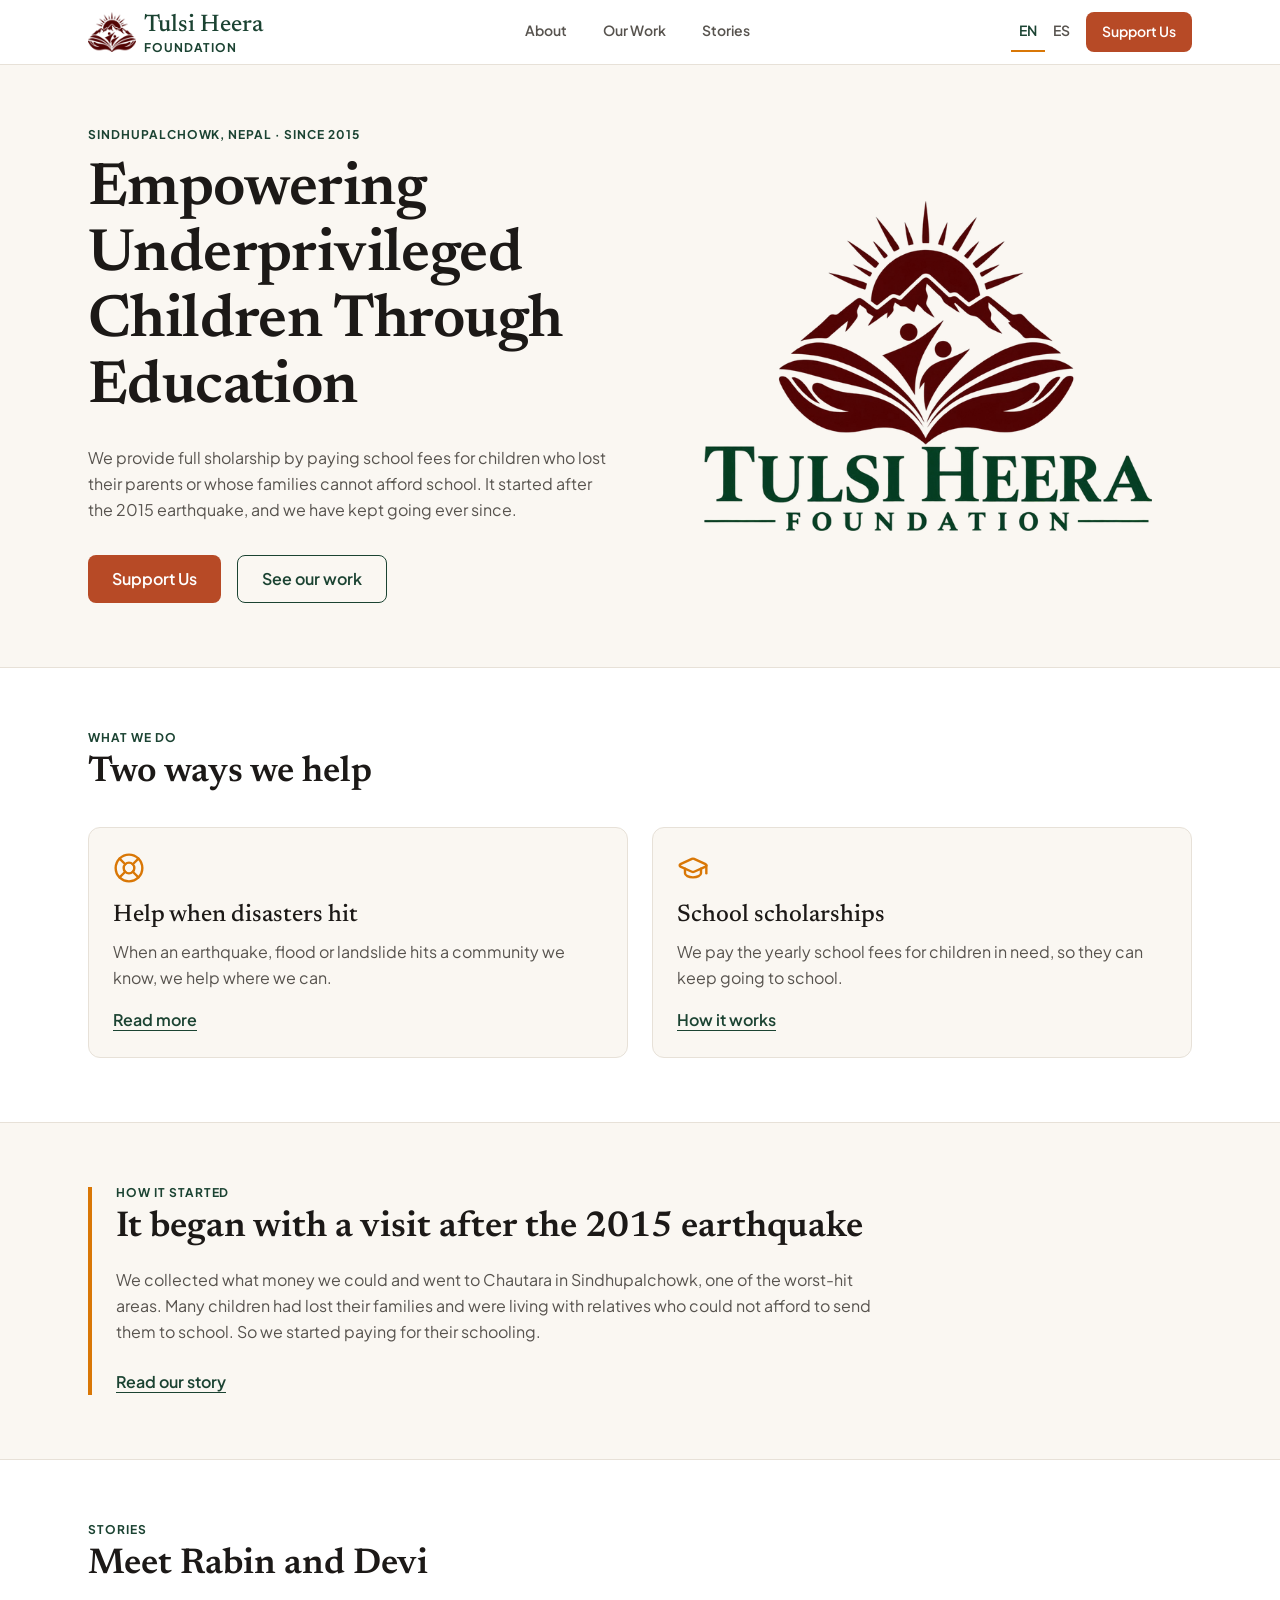
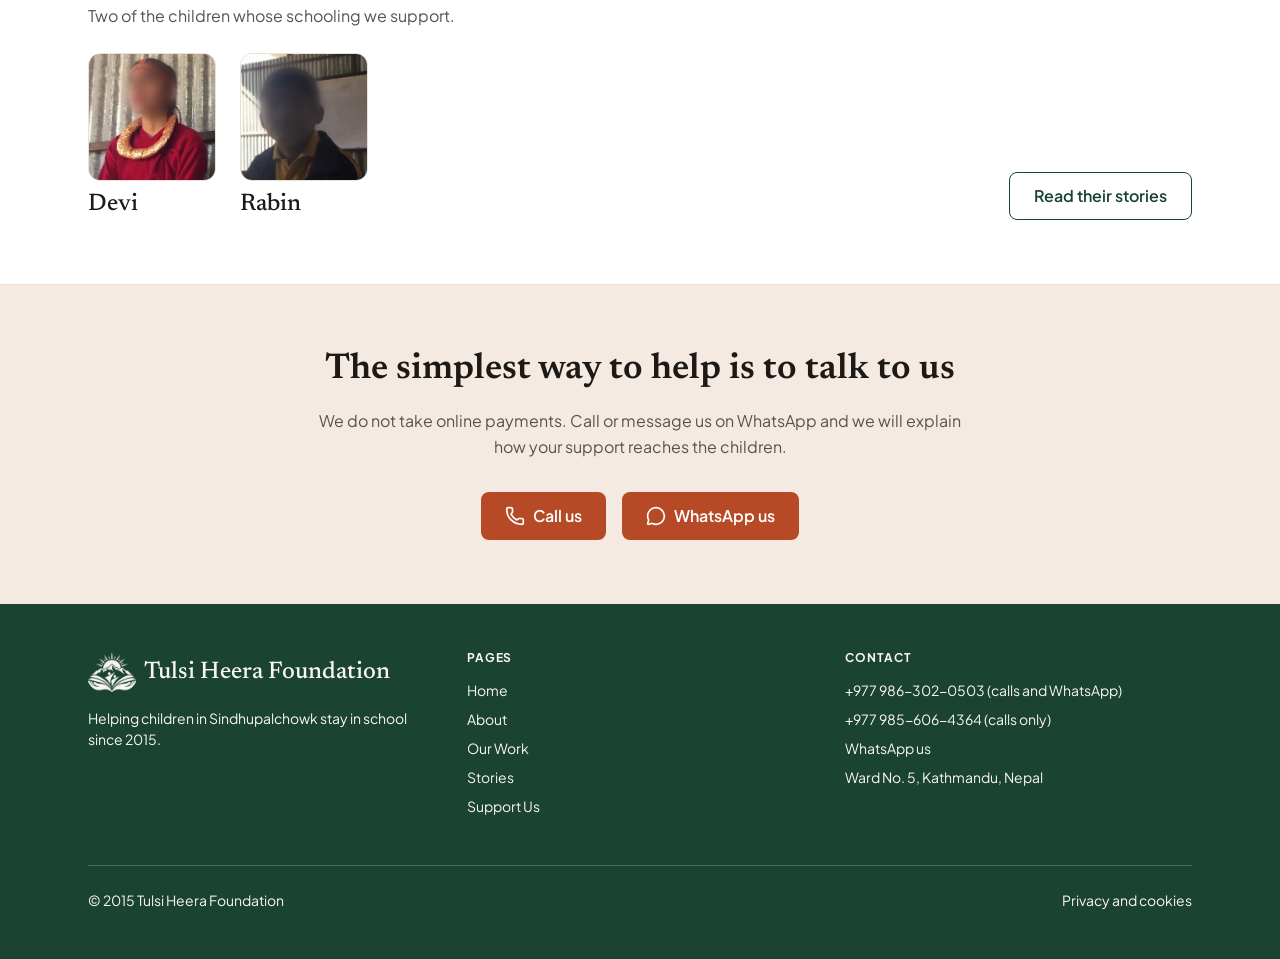
<file: index.html>
<!DOCTYPE html><html  lang="en-US"><head><meta charset="utf-8"><meta name="viewport" content="width=device-width, initial-scale=1"><title>Helping children stay in school · Tulsi Heera Foundation</title><link rel="stylesheet" href="/_nuxt/entry.vpAJERbC.css" crossorigin><link rel="preload" as="fetch" crossorigin="anonymous" href="/_payload.json?dbac3500-4c6e-4a06-83b3-8205ad1bfde9"><link rel="modulepreload" as="script" crossorigin href="/_nuxt/CFkzhW-g.js"><link rel="modulepreload" as="script" crossorigin href="/_nuxt/BNBrXGX6.js"><link rel="modulepreload" as="script" crossorigin href="/_nuxt/DeqOPYLn.js"><link rel="modulepreload" as="script" crossorigin href="/_nuxt/y1jnxrrk.js"><link rel="modulepreload" as="script" crossorigin href="/_nuxt/BLY7beaG.js"><link rel="modulepreload" as="script" crossorigin href="/_nuxt/BvWcOIKQ.js"><link rel="modulepreload" as="script" crossorigin href="/_nuxt/CpS9hkH4.js"><link rel="modulepreload" as="script" crossorigin href="/_nuxt/BZ3_dZTM.js"><link rel="modulepreload" as="script" crossorigin href="/_nuxt/DweNRcQ7.js"><link rel="modulepreload" as="script" crossorigin href="/_nuxt/TdvpJAOx.js"><script type="module" src="/_nuxt/CFkzhW-g.js" crossorigin></script><meta name="theme-color" content="#1b4332"><link rel="icon" type="image/png" href="/favicon.png"><link rel="apple-touch-icon" href="/apple-touch-icon.png"><link id="i18n-xd" rel="alternate" href="https://tulsiheerafoundation.com" hreflang="x-default"><link id="i18n-alt-en" rel="alternate" href="https://tulsiheerafoundation.com" hreflang="en"><link id="i18n-alt-en-US" rel="alternate" href="https://tulsiheerafoundation.com" hreflang="en-US"><link id="i18n-alt-es" rel="alternate" href="https://tulsiheerafoundation.com/es" hreflang="es"><link id="i18n-alt-es-ES" rel="alternate" href="https://tulsiheerafoundation.com/es" hreflang="es-ES"><link id="i18n-can" rel="canonical" href="https://tulsiheerafoundation.com"><meta id="i18n-og-url" property="og:url" content="https://tulsiheerafoundation.com"><meta id="i18n-og" property="og:locale" content="en_US"><meta id="i18n-og-alt-es-ES" property="og:locale:alternate" content="es_ES"><meta name="description" content="Since 2015 the Tulsi Heera Foundation has paid school fees for children in Sindhupalchowk, Nepal, who lost their parents or whose families cannot afford school."><meta property="og:title" content="Helping children stay in school · Tulsi Heera Foundation"><meta property="og:description" content="Since 2015 the Tulsi Heera Foundation has paid school fees for children in Sindhupalchowk, Nepal, who lost their parents or whose families cannot afford school."><meta property="og:type" content="website"><meta property="og:site_name" content="Tulsi Heera Foundation"><meta property="og:image" content="https://tulsiheerafoundation.com/og-image.jpg"><meta property="og:image:width" content="1200"><meta property="og:image:height" content="630"><meta property="og:image:alt" content="Tulsi Heera Foundation logo"><meta name="twitter:card" content="summary_large_image"></head><body><div id="__nuxt"><!--[--><div></div><div class="flex min-h-dvh flex-col"><a href="#main" class="sr-only focus:not-sr-only focus:fixed focus:left-4 focus:top-4 focus:z-50 focus:rounded-lg focus:bg-surface-card focus:px-4 focus:py-2 focus:text-sm focus:font-semibold focus:text-brand-pine">Skip to main content</a><header class="sticky top-0 z-40 border-b bg-surface-card"><div class="mx-auto flex h-16 max-w-6xl items-center justify-between gap-2 px-4 sm:px-6"><a aria-current="page" href="/" class="router-link-active router-link-exact-active flex min-w-0 items-center gap-2 rounded-lg" aria-label="Tulsi Heera Foundation, home page"><img src="/logo-emblem.png" alt width="48" height="40" class="h-10 w-12 shrink-0"><span class="flex flex-col"><span class="type-subheading text-brand-pine">Tulsi Heera</span><span class="type-label text-brand-pine">Foundation</span></span></a><nav aria-label="Main" class="hidden items-center gap-1 md:flex"><!--[--><a href="/about" class="flex h-10 items-center border-b-2 border-transparent px-3 text-sm font-semibold text-content-secondary transition-colors hover:text-brand-pine lg:px-4">About</a><a href="/our-work" class="flex h-10 items-center border-b-2 border-transparent px-3 text-sm font-semibold text-content-secondary transition-colors hover:text-brand-pine lg:px-4">Our Work</a><a href="/stories" class="flex h-10 items-center border-b-2 border-transparent px-3 text-sm font-semibold text-content-secondary transition-colors hover:text-brand-pine lg:px-4">Stories</a><!--]--></nav><div class="flex shrink-0 items-center gap-2"><ul aria-label="Language" class="hidden items-center md:flex"><!--[--><li><a aria-current="true" href="/" class="router-link-active router-link-exact-active flex h-10 items-center border-b-2 px-2 text-sm font-semibold transition-colors border-brand-saffron text-brand-pine" hreflang="en"><span class="sr-only" lang="en">English</span><span aria-hidden="true">EN</span></a></li><li><a href="/es" class="flex h-10 items-center border-b-2 px-2 text-sm font-semibold transition-colors border-transparent text-content-secondary hover:text-brand-pine" hreflang="es"><span class="sr-only" lang="es">Español</span><span aria-hidden="true">ES</span></a></li><!--]--></ul><a href="/support-us" class="inline-flex shrink-0 items-center justify-center gap-2 whitespace-nowrap rounded-lg font-semibold transition-colors h-10 px-4 text-sm bg-brand-give text-white hover:bg-brand-give-hover"><!--[-->Support Us<!--]--></a><button type="button" class="flex h-10 w-10 items-center justify-center rounded-lg text-brand-pine transition-colors hover:bg-brand-pine-subtle md:hidden" aria-label="Open menu" aria-expanded="false" aria-controls="mobile-menu"><svg xmlns="http://www.w3.org/2000/svg" width="24" height="24" viewBox="0 0 24 24" fill="none" stroke="currentColor" stroke-width="2" stroke-linecap="round" stroke-linejoin="round" aria-hidden="true" class="lucide lucide-menu-icon lucide-menu"><path d="M4 5h16"></path><path d="M4 12h16"></path><path d="M4 19h16"></path></svg></button></div></div><nav id="mobile-menu" aria-label="Main" class="border-t md:hidden" style="display:none;"><ul class="mx-auto flex max-w-6xl flex-col px-4 py-2 sm:px-6"><!--[--><li><a href="/about" class="flex h-12 items-center rounded-lg border-l-2 border-transparent px-2 text-base font-semibold text-content-primary transition-colors hover:bg-brand-pine-subtle">About</a></li><li><a href="/our-work" class="flex h-12 items-center rounded-lg border-l-2 border-transparent px-2 text-base font-semibold text-content-primary transition-colors hover:bg-brand-pine-subtle">Our Work</a></li><li><a href="/stories" class="flex h-12 items-center rounded-lg border-l-2 border-transparent px-2 text-base font-semibold text-content-primary transition-colors hover:bg-brand-pine-subtle">Stories</a></li><!--]--></ul><div class="mx-auto flex max-w-6xl items-center gap-2 border-t px-4 py-2 sm:px-6"><p id="mobile-language-label" class="type-label px-2 text-content-muted">Language</p><ul aria-labelledby="mobile-language-label" class="flex gap-1"><!--[--><li><a aria-current="true" href="/" class="router-link-active router-link-exact-active flex h-12 items-center rounded-lg px-3 text-base font-semibold transition-colors hover:bg-brand-pine-subtle bg-brand-pine-subtle text-brand-pine" lang="en" hreflang="en">English</a></li><li><a href="/es" class="flex h-12 items-center rounded-lg px-3 text-base font-semibold transition-colors hover:bg-brand-pine-subtle text-content-primary" lang="es" hreflang="es">Español</a></li><!--]--></ul></div></nav></header><main id="main" tabindex="-1" class="flex-1 focus:outline-none"><!--[--><div><section class="py-12 lg:py-16"><div class="mx-auto grid max-w-6xl items-center gap-12 px-4 sm:px-6 lg:grid-cols-2"><div><p class="type-label text-brand-pine">Sindhupalchowk, Nepal · Since 2015</p><h1 class="type-display mt-4">Empowering Underprivileged Children Through Education</h1><p class="type-body mt-6 max-w-prose text-content-secondary">We provide full sholarship by paying school fees for children who lost their parents or whose families cannot afford school. It started after the 2015 earthquake, and we have kept going ever since.</p><div class="mt-8 flex flex-col gap-4 sm:flex-row"><!--[--><a href="/support-us" class="inline-flex shrink-0 items-center justify-center gap-2 whitespace-nowrap rounded-lg font-semibold transition-colors h-12 px-6 text-base bg-brand-give text-white hover:bg-brand-give-hover"><!--[-->Support Us<!--]--></a><a href="/our-work" class="inline-flex shrink-0 items-center justify-center gap-2 whitespace-nowrap rounded-lg font-semibold transition-colors h-12 px-6 text-base border border-brand-pine text-brand-pine hover:bg-brand-pine-subtle"><!--[-->See our work<!--]--></a><!--]--></div></div><img src="/logo-full.webp" alt="Tulsi Heera Foundation logo: a rising sun over mountains, held in two hands" width="640" height="472" class="mx-auto hidden w-full max-w-md lg:block"></div></section><section class="border-y bg-surface-card py-12 lg:py-16"><div class="mx-auto max-w-6xl px-4 sm:px-6"><div class=""><p class="type-label text-brand-pine">What we do</p><h2 class="type-heading mt-2">Two ways we help</h2><!----></div><div class="mt-8 grid gap-6 sm:grid-cols-2"><!--[--><article class="flex flex-col rounded-xl border bg-surface-page p-6"><svg xmlns="http://www.w3.org/2000/svg" width="32" height="32" viewBox="0 0 24 24" fill="none" stroke="currentColor" stroke-width="1.8" stroke-linecap="round" stroke-linejoin="round" class="lucide text-brand-saffron lucide-life-buoy-icon lucide-life-buoy text-brand-saffron" aria-hidden="true"><circle cx="12" cy="12" r="10"></circle><path d="m4.93 4.93 4.24 4.24"></path><path d="m14.83 9.17 4.24-4.24"></path><path d="m14.83 14.83 4.24 4.24"></path><path d="m9.17 14.83-4.24 4.24"></path><circle cx="12" cy="12" r="4"></circle></svg><h3 class="type-subheading mt-4">Help when disasters hit</h3><p class="type-body mt-2 flex-1 text-content-secondary">When an earthquake, flood or landslide hits a community we know, we help where we can.</p><a href="/our-work#relief" class="mt-4 self-start rounded-lg font-semibold text-brand-pine underline underline-offset-4 hover:text-brand-pine-hover">Read more</a></article><article class="flex flex-col rounded-xl border bg-surface-page p-6"><svg xmlns="http://www.w3.org/2000/svg" width="32" height="32" viewBox="0 0 24 24" fill="none" stroke="currentColor" stroke-width="1.8" stroke-linecap="round" stroke-linejoin="round" class="lucide text-brand-saffron lucide-graduation-cap-icon lucide-graduation-cap text-brand-saffron" aria-hidden="true"><path d="M21.42 10.922a1 1 0 0 0-.019-1.838L12.83 5.18a2 2 0 0 0-1.66 0L2.6 9.08a1 1 0 0 0 0 1.832l8.57 3.908a2 2 0 0 0 1.66 0z"></path><path d="M22 10v6"></path><path d="M6 12.5V16a6 3 0 0 0 12 0v-3.5"></path></svg><h3 class="type-subheading mt-4">School scholarships</h3><p class="type-body mt-2 flex-1 text-content-secondary">We pay the yearly school fees for children in need, so they can keep going to school.</p><a href="/our-work#scholarships" class="mt-4 self-start rounded-lg font-semibold text-brand-pine underline underline-offset-4 hover:text-brand-pine-hover">How it works</a></article><!--]--></div></div></section><section class="py-12 lg:py-16"><div class="mx-auto max-w-6xl px-4 sm:px-6"><div class="border-l-4 border-brand-saffron pl-6"><div class=""><p class="type-label text-brand-pine">How it started</p><h2 class="type-heading mt-2">It began with a visit after the 2015 earthquake</h2><p class="type-body mt-4 max-w-prose text-content-secondary">We collected what money we could and went to Chautara in Sindhupalchowk, one of the worst-hit areas. Many children had lost their families and were living with relatives who could not afford to send them to school. So we started paying for their schooling.</p></div><a href="/about" class="mt-6 inline-block rounded-lg font-semibold text-brand-pine underline underline-offset-4 hover:text-brand-pine-hover">Read our story</a></div></div></section><section class="border-y bg-surface-card py-12 lg:py-16"><div class="mx-auto flex max-w-6xl flex-col gap-8 px-4 sm:px-6 md:flex-row md:items-end md:justify-between"><div><div class=""><p class="type-label text-brand-pine">Stories</p><h2 class="type-heading mt-2">Meet Rabin and Devi</h2><p class="type-body mt-4 max-w-prose text-content-secondary">Two of the children whose schooling we support.</p></div><ul class="mt-6 flex gap-6"><!--[--><li class="flex flex-col gap-2"><img src="/images/stories/devi.webp" alt="Devi in a red dress and a gold necklace. Her face is blurred to protect her privacy." width="128" height="128" loading="lazy" class="h-24 w-24 rounded-xl border object-cover object-center sm:h-32 sm:w-32"><span class="type-subheading">Devi</span></li><li class="flex flex-col gap-2"><img src="/images/stories/rabin.webp" alt="Rabin in his school uniform. His face is blurred to protect his privacy." width="128" height="128" loading="lazy" class="h-24 w-24 rounded-xl border object-cover object-center sm:h-32 sm:w-32"><span class="type-subheading">Rabin</span></li><!--]--></ul></div><a href="/stories" class="inline-flex shrink-0 items-center justify-center gap-2 whitespace-nowrap rounded-lg font-semibold transition-colors h-12 px-6 text-base border border-brand-pine text-brand-pine hover:bg-brand-pine-subtle self-start md:self-auto"><!--[-->Read their stories<!--]--></a></div></section><section class="bg-brand-give-subtle py-12 lg:py-16"><div class="mx-auto max-w-6xl px-4 sm:px-6"><div class="mx-auto max-w-2xl text-center"><!----><h2 class="type-heading">The simplest way to help is to talk to us</h2><p class="type-body mt-4 max-w-prose text-content-secondary mx-auto">We do not take online payments. Call or message us on WhatsApp and we will explain how your support reaches the children.</p></div><div class="mt-8"><!--[--><div class="flex flex-col gap-4 sm:flex-row sm:justify-center"><a href="tel:+9779863020503" rel="noopener noreferrer" class="inline-flex shrink-0 items-center justify-center gap-2 whitespace-nowrap rounded-lg font-semibold transition-colors h-12 px-6 text-base bg-brand-give text-white hover:bg-brand-give-hover"><!--[--><svg xmlns="http://www.w3.org/2000/svg" width="20" height="20" viewBox="0 0 24 24" fill="none" stroke="currentColor" stroke-width="2" stroke-linecap="round" stroke-linejoin="round" aria-hidden="true" class="lucide lucide-phone-icon lucide-phone"><path d="M13.832 16.568a1 1 0 0 0 1.213-.303l.355-.465A2 2 0 0 1 17 15h3a2 2 0 0 1 2 2v3a2 2 0 0 1-2 2A18 18 0 0 1 2 4a2 2 0 0 1 2-2h3a2 2 0 0 1 2 2v3a2 2 0 0 1-.8 1.6l-.468.351a1 1 0 0 0-.292 1.233 14 14 0 0 0 6.392 6.384"></path></svg> Call us<!--]--></a><a href="https://wa.me/9779863020503?text=Hello%2C%20I%20would%20like%20to%20support%20the%20Tulsi%20Heera%20Foundation." rel="noopener" target="_blank" class="inline-flex shrink-0 items-center justify-center gap-2 whitespace-nowrap rounded-lg font-semibold transition-colors h-12 px-6 text-base bg-brand-give text-white hover:bg-brand-give-hover"><!--[--><svg xmlns="http://www.w3.org/2000/svg" width="20" height="20" viewBox="0 0 24 24" fill="none" stroke="currentColor" stroke-width="2" stroke-linecap="round" stroke-linejoin="round" aria-hidden="true" class="lucide lucide-message-circle-icon lucide-message-circle"><path d="M2.992 16.342a2 2 0 0 1 .094 1.167l-1.065 3.29a1 1 0 0 0 1.236 1.168l3.413-.998a2 2 0 0 1 1.099.092 10 10 0 1 0-4.777-4.719"></path></svg> WhatsApp us<!--]--></a></div><!--]--></div></div></section></div><!--]--></main><footer class="bg-brand-pine py-12 text-content-inverse"><div class="mx-auto grid max-w-6xl gap-8 px-4 sm:px-6 md:grid-cols-3"><div><div class="flex items-center gap-2"><img src="/logo-emblem-inverse.png" alt="" width="48" height="40" class="h-10 w-12"><p class="type-subheading">Tulsi Heera Foundation</p></div><p class="type-small mt-4 max-w-xs">Helping children in Sindhupalchowk stay in school since 2015.</p></div><nav aria-label="Pages"><h2 class="type-label">Pages</h2><ul class="type-small mt-4 flex flex-col gap-2"><!--[--><li><a aria-current="page" href="/" class="router-link-active router-link-exact-active rounded-lg underline-offset-4 hover:underline focus-visible:outline-brand-saffron">Home</a></li><li><a href="/about" class="rounded-lg underline-offset-4 hover:underline focus-visible:outline-brand-saffron">About</a></li><li><a href="/our-work" class="rounded-lg underline-offset-4 hover:underline focus-visible:outline-brand-saffron">Our Work</a></li><li><a href="/stories" class="rounded-lg underline-offset-4 hover:underline focus-visible:outline-brand-saffron">Stories</a></li><li><a href="/support-us" class="rounded-lg underline-offset-4 hover:underline focus-visible:outline-brand-saffron">Support Us</a></li><!--]--></ul></nav><div><h2 class="type-label">Contact</h2><ul class="type-small mt-4 flex flex-col gap-2"><!--[--><li><a href="tel:+9779863020503" class="rounded-lg underline-offset-4 hover:underline focus-visible:outline-brand-saffron">+977 986-302-0503</a> (calls and WhatsApp) </li><li><a href="tel:+9779856064364" class="rounded-lg underline-offset-4 hover:underline focus-visible:outline-brand-saffron">+977 985-606-4364</a> (calls only) </li><!--]--><li><a href="https://wa.me/9779863020503?text=Hello%2C%20I%20would%20like%20to%20support%20the%20Tulsi%20Heera%20Foundation." target="_blank" rel="noopener" class="rounded-lg underline-offset-4 hover:underline focus-visible:outline-brand-saffron">WhatsApp us</a></li><li>Ward No. 5, Kathmandu, Nepal</li></ul></div></div><div class="mx-auto mt-12 max-w-6xl px-4 sm:px-6"><div class="type-small flex flex-col items-start gap-2 border-t border-content-inverse/20 pt-6 sm:flex-row sm:justify-between"><p>© 2015 Tulsi Heera Foundation</p><a href="/privacy" class="rounded-lg underline-offset-4 hover:underline focus-visible:outline-brand-saffron">Privacy and cookies</a></div></div></footer></div><!--]--></div><div id="teleports"></div><script>window.__NUXT__={};window.__NUXT__.config={public:{siteUrl:"https://tulsiheerafoundation.com",i18n:{baseUrl:"https://tulsiheerafoundation.com",defaultLocale:"en",rootRedirect:"",redirectStatusCode:302,skipSettingLocaleOnNavigate:false,locales:[{code:"en",language:"en-US",name:"English"},{code:"es",language:"es-ES",name:"Español"}],detectBrowserLanguage:false,experimental:{localeDetector:"",typedPages:true,typedOptionsAndMessages:false,alternateLinkCanonicalQueries:true,devCache:false,cacheLifetime:"",stripMessagesPayload:false,preload:false,strictSeo:false,nitroContextDetection:true,httpCacheDuration:10},domainLocales:{en:{domain:""},es:{domain:""}}}},app:{baseURL:"/",buildId:"dbac3500-4c6e-4a06-83b3-8205ad1bfde9",buildAssetsDir:"/_nuxt/",cdnURL:""}}</script><script type="application/json" data-nuxt-data="nuxt-app" data-ssr="true" id="__NUXT_DATA__" data-src="/_payload.json?dbac3500-4c6e-4a06-83b3-8205ad1bfde9">[{"state":1,"once":10,"_errors":11,"serverRendered":6,"path":13,"prerenderedAt":14},["Reactive",2],{"$si18n:cached-locale-configs":3,"$si18n:resolved-locale":9},{"en":4,"es":7},{"fallbacks":5,"cacheable":6},[],true,{"fallbacks":8,"cacheable":6},[],"",["Set"],["ShallowReactive",12],{},"\u002F",1795014898748]</script></body></html>
</file>
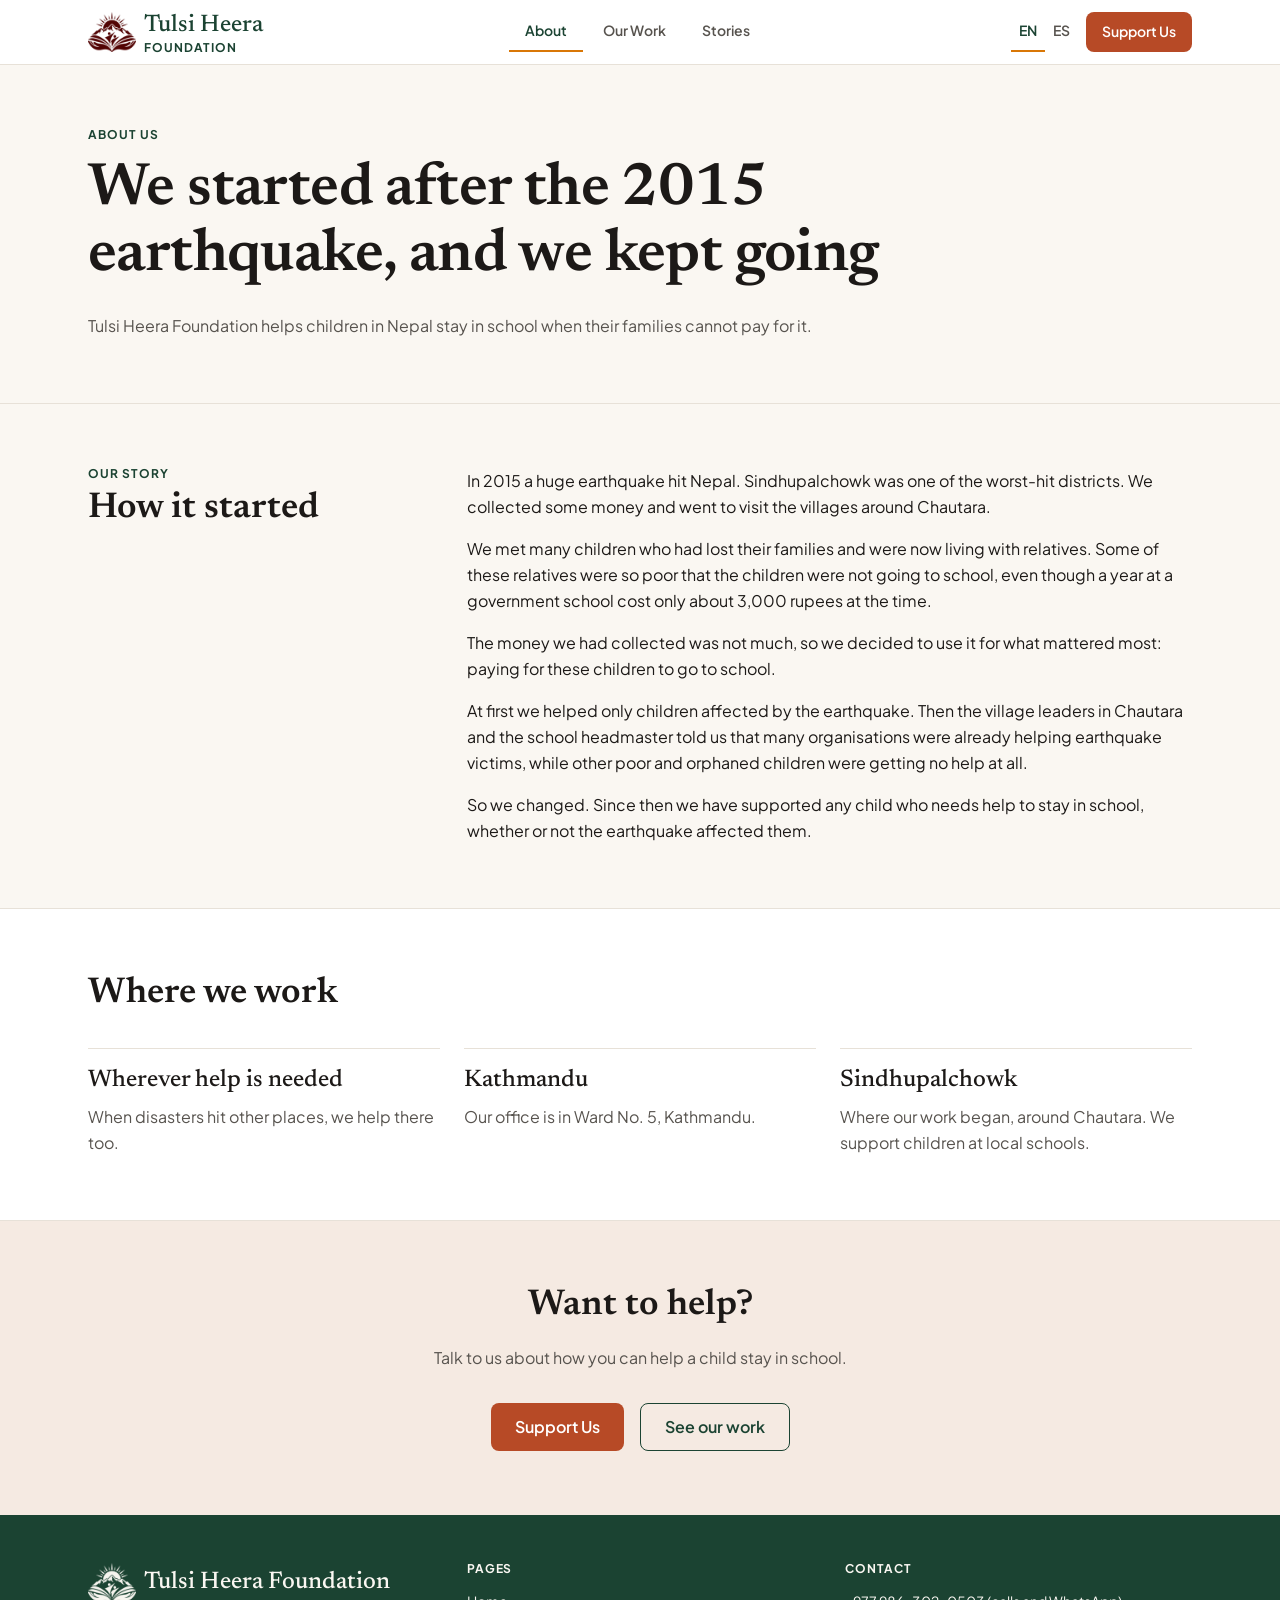
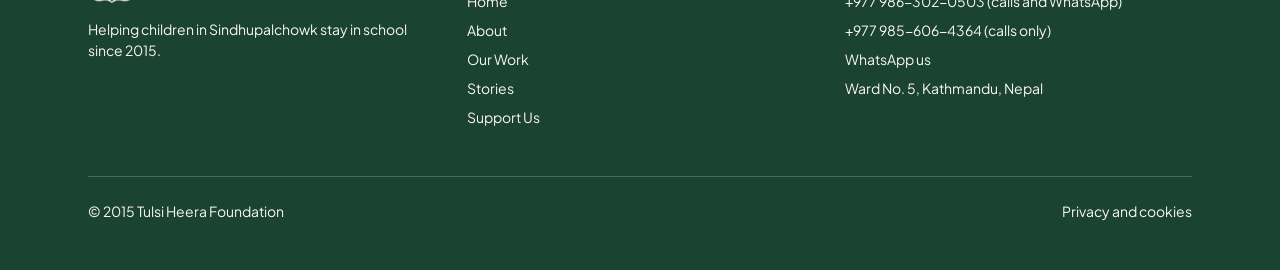
<file: about/index.html>
<!DOCTYPE html><html  lang="en-US"><head><meta charset="utf-8"><meta name="viewport" content="width=device-width, initial-scale=1"><title>About · Tulsi Heera Foundation</title><link rel="stylesheet" href="/_nuxt/entry.vpAJERbC.css" crossorigin><link rel="preload" as="fetch" crossorigin="anonymous" href="/about/_payload.json?dbac3500-4c6e-4a06-83b3-8205ad1bfde9"><link rel="modulepreload" as="script" crossorigin href="/_nuxt/CFkzhW-g.js"><link rel="modulepreload" as="script" crossorigin href="/_nuxt/BNBrXGX6.js"><link rel="modulepreload" as="script" crossorigin href="/_nuxt/DeqOPYLn.js"><link rel="modulepreload" as="script" crossorigin href="/_nuxt/y1jnxrrk.js"><link rel="modulepreload" as="script" crossorigin href="/_nuxt/BLY7beaG.js"><link rel="modulepreload" as="script" crossorigin href="/_nuxt/DdJsoPs9.js"><link rel="modulepreload" as="script" crossorigin href="/_nuxt/CpS9hkH4.js"><link rel="modulepreload" as="script" crossorigin href="/_nuxt/cxLxs2aw.js"><link rel="modulepreload" as="script" crossorigin href="/_nuxt/BZ3_dZTM.js"><link rel="modulepreload" as="script" crossorigin href="/_nuxt/DweNRcQ7.js"><script type="module" src="/_nuxt/CFkzhW-g.js" crossorigin></script><meta name="theme-color" content="#1b4332"><link rel="icon" type="image/png" href="/favicon.png"><link rel="apple-touch-icon" href="/apple-touch-icon.png"><link id="i18n-xd" rel="alternate" href="https://tulsiheerafoundation.com/about" hreflang="x-default"><link id="i18n-alt-en" rel="alternate" href="https://tulsiheerafoundation.com/about" hreflang="en"><link id="i18n-alt-en-US" rel="alternate" href="https://tulsiheerafoundation.com/about" hreflang="en-US"><link id="i18n-alt-es" rel="alternate" href="https://tulsiheerafoundation.com/es/about" hreflang="es"><link id="i18n-alt-es-ES" rel="alternate" href="https://tulsiheerafoundation.com/es/about" hreflang="es-ES"><link id="i18n-can" rel="canonical" href="https://tulsiheerafoundation.com/about"><meta id="i18n-og-url" property="og:url" content="https://tulsiheerafoundation.com/about"><meta id="i18n-og" property="og:locale" content="en_US"><meta id="i18n-og-alt-es-ES" property="og:locale:alternate" content="es_ES"><meta name="description" content="How the Tulsi Heera Foundation started after the 2015 Nepal earthquake, and why we now help any child who needs support to stay in school."><meta property="og:title" content="About · Tulsi Heera Foundation"><meta property="og:description" content="How the Tulsi Heera Foundation started after the 2015 Nepal earthquake, and why we now help any child who needs support to stay in school."><meta property="og:type" content="website"><meta property="og:site_name" content="Tulsi Heera Foundation"><meta property="og:image" content="https://tulsiheerafoundation.com/og-image.jpg"><meta property="og:image:width" content="1200"><meta property="og:image:height" content="630"><meta property="og:image:alt" content="Tulsi Heera Foundation logo"><meta name="twitter:card" content="summary_large_image"></head><body><div id="__nuxt"><!--[--><div></div><div class="flex min-h-dvh flex-col"><a href="#main" class="sr-only focus:not-sr-only focus:fixed focus:left-4 focus:top-4 focus:z-50 focus:rounded-lg focus:bg-surface-card focus:px-4 focus:py-2 focus:text-sm focus:font-semibold focus:text-brand-pine">Skip to main content</a><header class="sticky top-0 z-40 border-b bg-surface-card"><div class="mx-auto flex h-16 max-w-6xl items-center justify-between gap-2 px-4 sm:px-6"><a href="/" class="flex min-w-0 items-center gap-2 rounded-lg" aria-label="Tulsi Heera Foundation, home page"><img src="/logo-emblem.png" alt width="48" height="40" class="h-10 w-12 shrink-0"><span class="flex flex-col"><span class="type-subheading text-brand-pine">Tulsi Heera</span><span class="type-label text-brand-pine">Foundation</span></span></a><nav aria-label="Main" class="hidden items-center gap-1 md:flex"><!--[--><a aria-current="page" href="/about" class="!border-brand-saffron !text-brand-pine router-link-exact-active flex h-10 items-center border-b-2 border-transparent px-3 text-sm font-semibold text-content-secondary transition-colors hover:text-brand-pine lg:px-4">About</a><a href="/our-work" class="flex h-10 items-center border-b-2 border-transparent px-3 text-sm font-semibold text-content-secondary transition-colors hover:text-brand-pine lg:px-4">Our Work</a><a href="/stories" class="flex h-10 items-center border-b-2 border-transparent px-3 text-sm font-semibold text-content-secondary transition-colors hover:text-brand-pine lg:px-4">Stories</a><!--]--></nav><div class="flex shrink-0 items-center gap-2"><ul aria-label="Language" class="hidden items-center md:flex"><!--[--><li><a aria-current="true" href="/about" class="router-link-active router-link-exact-active flex h-10 items-center border-b-2 px-2 text-sm font-semibold transition-colors border-brand-saffron text-brand-pine" hreflang="en"><span class="sr-only" lang="en">English</span><span aria-hidden="true">EN</span></a></li><li><a href="/es/about" class="flex h-10 items-center border-b-2 px-2 text-sm font-semibold transition-colors border-transparent text-content-secondary hover:text-brand-pine" hreflang="es"><span class="sr-only" lang="es">Español</span><span aria-hidden="true">ES</span></a></li><!--]--></ul><a href="/support-us" class="inline-flex shrink-0 items-center justify-center gap-2 whitespace-nowrap rounded-lg font-semibold transition-colors h-10 px-4 text-sm bg-brand-give text-white hover:bg-brand-give-hover"><!--[-->Support Us<!--]--></a><button type="button" class="flex h-10 w-10 items-center justify-center rounded-lg text-brand-pine transition-colors hover:bg-brand-pine-subtle md:hidden" aria-label="Open menu" aria-expanded="false" aria-controls="mobile-menu"><svg xmlns="http://www.w3.org/2000/svg" width="24" height="24" viewBox="0 0 24 24" fill="none" stroke="currentColor" stroke-width="2" stroke-linecap="round" stroke-linejoin="round" aria-hidden="true" class="lucide lucide-menu-icon lucide-menu"><path d="M4 5h16"></path><path d="M4 12h16"></path><path d="M4 19h16"></path></svg></button></div></div><nav id="mobile-menu" aria-label="Main" class="border-t md:hidden" style="display:none;"><ul class="mx-auto flex max-w-6xl flex-col px-4 py-2 sm:px-6"><!--[--><li><a aria-current="page" href="/about" class="!border-brand-saffron bg-brand-pine-subtle !text-brand-pine router-link-exact-active flex h-12 items-center rounded-lg border-l-2 border-transparent px-2 text-base font-semibold text-content-primary transition-colors hover:bg-brand-pine-subtle">About</a></li><li><a href="/our-work" class="flex h-12 items-center rounded-lg border-l-2 border-transparent px-2 text-base font-semibold text-content-primary transition-colors hover:bg-brand-pine-subtle">Our Work</a></li><li><a href="/stories" class="flex h-12 items-center rounded-lg border-l-2 border-transparent px-2 text-base font-semibold text-content-primary transition-colors hover:bg-brand-pine-subtle">Stories</a></li><!--]--></ul><div class="mx-auto flex max-w-6xl items-center gap-2 border-t px-4 py-2 sm:px-6"><p id="mobile-language-label" class="type-label px-2 text-content-muted">Language</p><ul aria-labelledby="mobile-language-label" class="flex gap-1"><!--[--><li><a aria-current="true" href="/about" class="router-link-active router-link-exact-active flex h-12 items-center rounded-lg px-3 text-base font-semibold transition-colors hover:bg-brand-pine-subtle bg-brand-pine-subtle text-brand-pine" lang="en" hreflang="en">English</a></li><li><a href="/es/about" class="flex h-12 items-center rounded-lg px-3 text-base font-semibold transition-colors hover:bg-brand-pine-subtle text-content-primary" lang="es" hreflang="es">Español</a></li><!--]--></ul></div></nav></header><main id="main" tabindex="-1" class="flex-1 focus:outline-none"><!--[--><div><section class="border-b py-12 lg:py-16"><div class="mx-auto max-w-6xl px-4 sm:px-6"><p class="type-label text-brand-pine">About us</p><h1 class="type-display mt-4 max-w-4xl">We started after the 2015 earthquake, and we kept going</h1><p class="type-body mt-6 max-w-prose text-content-secondary">Tulsi Heera Foundation helps children in Nepal stay in school when their families cannot pay for it.</p></div></section><section class="py-12 lg:py-16"><div class="mx-auto grid max-w-6xl gap-8 px-4 sm:px-6 lg:grid-cols-3"><div class=""><p class="type-label text-brand-pine">Our story</p><h2 class="type-heading mt-2">How it started</h2><!----></div><div class="flex flex-col gap-4 max-w-prose lg:col-span-2"><!--[--><p class="type-body">In 2015 a huge earthquake hit Nepal. Sindhupalchowk was one of the worst-hit districts. We collected some money and went to visit the villages around Chautara.</p><p class="type-body">We met many children who had lost their families and were now living with relatives. Some of these relatives were so poor that the children were not going to school, even though a year at a government school cost only about 3,000 rupees at the time.</p><p class="type-body">The money we had collected was not much, so we decided to use it for what mattered most: paying for these children to go to school.</p><p class="type-body">At first we helped only children affected by the earthquake. Then the village leaders in Chautara and the school headmaster told us that many organisations were already helping earthquake victims, while other poor and orphaned children were getting no help at all.</p><p class="type-body">So we changed. Since then we have supported any child who needs help to stay in school, whether or not the earthquake affected them.</p><!--]--></div></div></section><section class="border-y bg-surface-card py-12 lg:py-16"><div class="mx-auto max-w-6xl px-4 sm:px-6"><div class=""><!----><h2 class="type-heading">Where we work</h2><!----></div><ul class="mt-8 grid gap-6 sm:grid-cols-3"><!--[--><li class="border-t pt-4"><h3 class="type-subheading">Wherever help is needed</h3><p class="type-body mt-2 text-content-secondary">When disasters hit other places, we help there too.</p></li><li class="border-t pt-4"><h3 class="type-subheading">Kathmandu</h3><p class="type-body mt-2 text-content-secondary">Our office is in Ward No. 5, Kathmandu.</p></li><li class="border-t pt-4"><h3 class="type-subheading">Sindhupalchowk</h3><p class="type-body mt-2 text-content-secondary">Where our work began, around Chautara. We support children at local schools.</p></li><!--]--></ul></div></section><section class="bg-brand-give-subtle py-12 lg:py-16"><div class="mx-auto max-w-6xl px-4 sm:px-6"><div class="mx-auto max-w-2xl text-center"><!----><h2 class="type-heading">Want to help?</h2><p class="type-body mt-4 max-w-prose text-content-secondary mx-auto">Talk to us about how you can help a child stay in school.</p></div><div class="mt-8"><!--[--><div class="flex flex-col gap-4 sm:flex-row sm:justify-center"><!--[--><a href="/support-us" class="inline-flex shrink-0 items-center justify-center gap-2 whitespace-nowrap rounded-lg font-semibold transition-colors h-12 px-6 text-base bg-brand-give text-white hover:bg-brand-give-hover"><!--[-->Support Us<!--]--></a><a href="/our-work" class="inline-flex shrink-0 items-center justify-center gap-2 whitespace-nowrap rounded-lg font-semibold transition-colors h-12 px-6 text-base border border-brand-pine text-brand-pine hover:bg-brand-pine-subtle"><!--[-->See our work<!--]--></a><!--]--></div><!--]--></div></div></section></div><!--]--></main><footer class="bg-brand-pine py-12 text-content-inverse"><div class="mx-auto grid max-w-6xl gap-8 px-4 sm:px-6 md:grid-cols-3"><div><div class="flex items-center gap-2"><img src="/logo-emblem-inverse.png" alt="" width="48" height="40" class="h-10 w-12"><p class="type-subheading">Tulsi Heera Foundation</p></div><p class="type-small mt-4 max-w-xs">Helping children in Sindhupalchowk stay in school since 2015.</p></div><nav aria-label="Pages"><h2 class="type-label">Pages</h2><ul class="type-small mt-4 flex flex-col gap-2"><!--[--><li><a href="/" class="rounded-lg underline-offset-4 hover:underline focus-visible:outline-brand-saffron">Home</a></li><li><a aria-current="page" href="/about" class="router-link-active router-link-exact-active rounded-lg underline-offset-4 hover:underline focus-visible:outline-brand-saffron">About</a></li><li><a href="/our-work" class="rounded-lg underline-offset-4 hover:underline focus-visible:outline-brand-saffron">Our Work</a></li><li><a href="/stories" class="rounded-lg underline-offset-4 hover:underline focus-visible:outline-brand-saffron">Stories</a></li><li><a href="/support-us" class="rounded-lg underline-offset-4 hover:underline focus-visible:outline-brand-saffron">Support Us</a></li><!--]--></ul></nav><div><h2 class="type-label">Contact</h2><ul class="type-small mt-4 flex flex-col gap-2"><!--[--><li><a href="tel:+9779863020503" class="rounded-lg underline-offset-4 hover:underline focus-visible:outline-brand-saffron">+977 986-302-0503</a> (calls and WhatsApp) </li><li><a href="tel:+9779856064364" class="rounded-lg underline-offset-4 hover:underline focus-visible:outline-brand-saffron">+977 985-606-4364</a> (calls only) </li><!--]--><li><a href="https://wa.me/9779863020503?text=Hello%2C%20I%20would%20like%20to%20support%20the%20Tulsi%20Heera%20Foundation." target="_blank" rel="noopener" class="rounded-lg underline-offset-4 hover:underline focus-visible:outline-brand-saffron">WhatsApp us</a></li><li>Ward No. 5, Kathmandu, Nepal</li></ul></div></div><div class="mx-auto mt-12 max-w-6xl px-4 sm:px-6"><div class="type-small flex flex-col items-start gap-2 border-t border-content-inverse/20 pt-6 sm:flex-row sm:justify-between"><p>© 2015 Tulsi Heera Foundation</p><a href="/privacy" class="rounded-lg underline-offset-4 hover:underline focus-visible:outline-brand-saffron">Privacy and cookies</a></div></div></footer></div><!--]--></div><div id="teleports"></div><script>window.__NUXT__={};window.__NUXT__.config={public:{siteUrl:"https://tulsiheerafoundation.com",i18n:{baseUrl:"https://tulsiheerafoundation.com",defaultLocale:"en",rootRedirect:"",redirectStatusCode:302,skipSettingLocaleOnNavigate:false,locales:[{code:"en",language:"en-US",name:"English"},{code:"es",language:"es-ES",name:"Español"}],detectBrowserLanguage:false,experimental:{localeDetector:"",typedPages:true,typedOptionsAndMessages:false,alternateLinkCanonicalQueries:true,devCache:false,cacheLifetime:"",stripMessagesPayload:false,preload:false,strictSeo:false,nitroContextDetection:true,httpCacheDuration:10},domainLocales:{en:{domain:""},es:{domain:""}}}},app:{baseURL:"/",buildId:"dbac3500-4c6e-4a06-83b3-8205ad1bfde9",buildAssetsDir:"/_nuxt/",cdnURL:""}}</script><script type="application/json" data-nuxt-data="nuxt-app" data-ssr="true" id="__NUXT_DATA__" data-src="/about/_payload.json?dbac3500-4c6e-4a06-83b3-8205ad1bfde9">[{"state":1,"once":10,"_errors":11,"serverRendered":6,"path":13,"prerenderedAt":14},["Reactive",2],{"$si18n:cached-locale-configs":3,"$si18n:resolved-locale":9},{"en":4,"es":7},{"fallbacks":5,"cacheable":6},[],true,{"fallbacks":8,"cacheable":6},[],"",["Set"],["ShallowReactive",12],{},"\u002Fabout",1795014898942]</script></body></html>
</file>
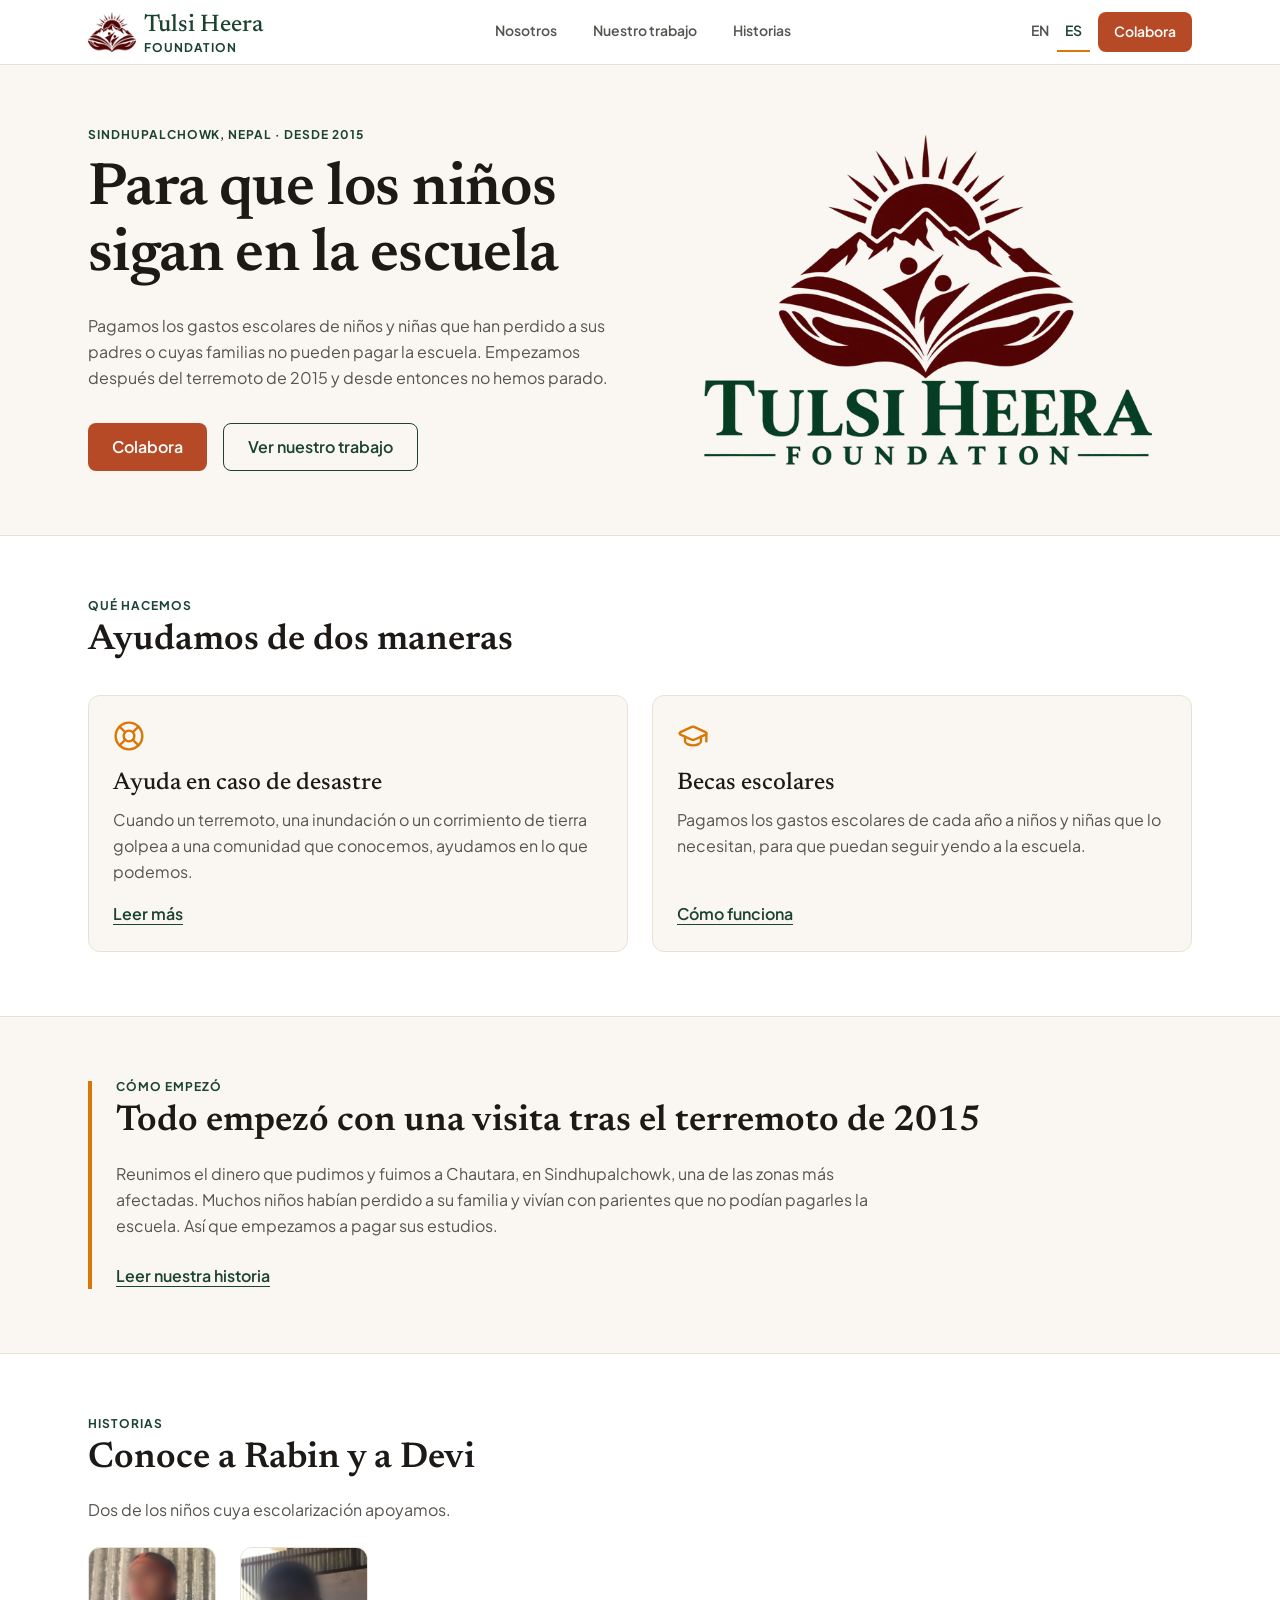
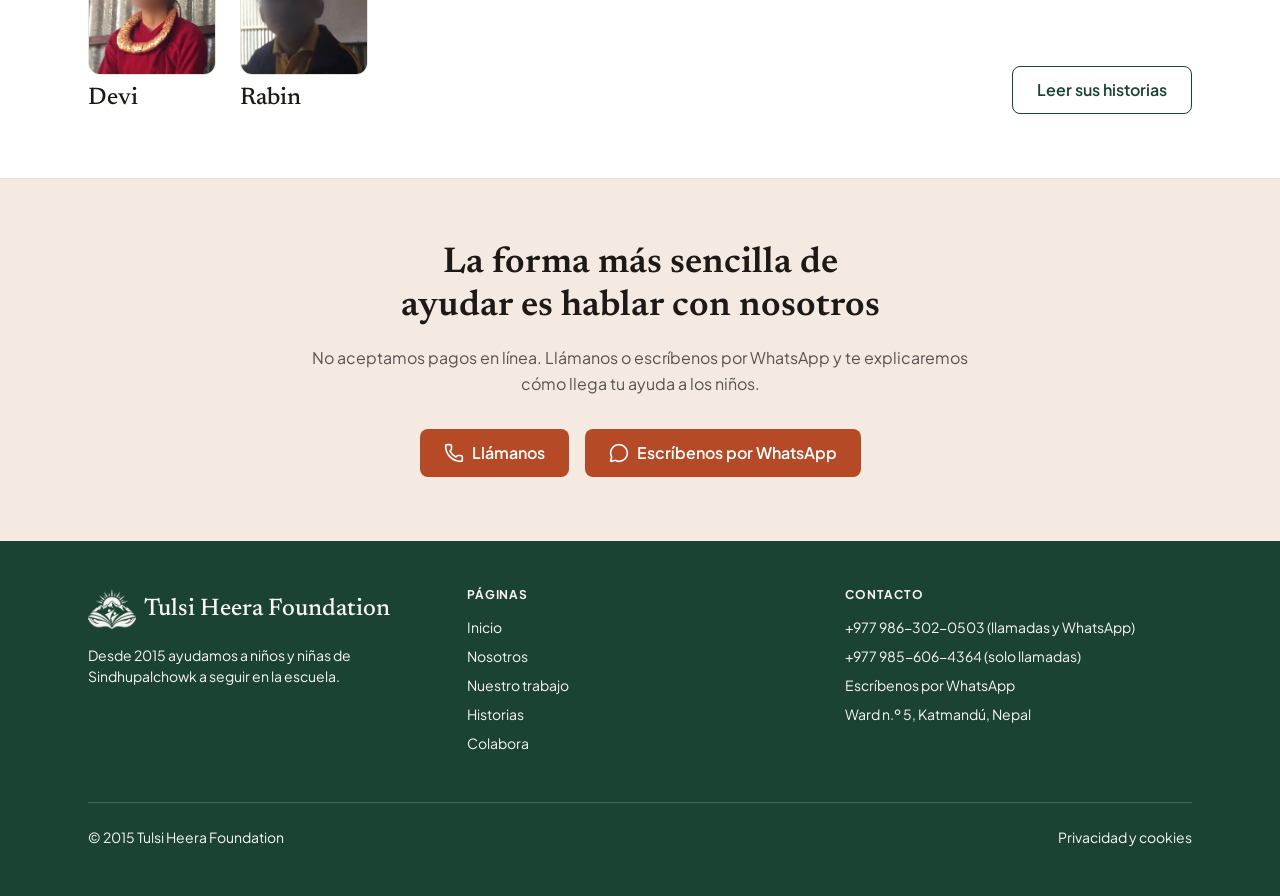
<file: es/index.html>
<!DOCTYPE html><html  lang="es-ES"><head><meta charset="utf-8"><meta name="viewport" content="width=device-width, initial-scale=1"><title>Para que los niños sigan en la escuela · Tulsi Heera Foundation</title><link rel="stylesheet" href="/_nuxt/entry.vpAJERbC.css" crossorigin><link rel="preload" as="fetch" crossorigin="anonymous" href="/es/_payload.json?dbac3500-4c6e-4a06-83b3-8205ad1bfde9"><link rel="modulepreload" as="script" crossorigin href="/_nuxt/CFkzhW-g.js"><link rel="modulepreload" as="script" crossorigin href="/_nuxt/BNBrXGX6.js"><link rel="modulepreload" as="script" crossorigin href="/_nuxt/DeqOPYLn.js"><link rel="modulepreload" as="script" crossorigin href="/_nuxt/y1jnxrrk.js"><link rel="modulepreload" as="script" crossorigin href="/_nuxt/BLY7beaG.js"><link rel="modulepreload" as="script" crossorigin href="/_nuxt/BvWcOIKQ.js"><link rel="modulepreload" as="script" crossorigin href="/_nuxt/CpS9hkH4.js"><link rel="modulepreload" as="script" crossorigin href="/_nuxt/BZ3_dZTM.js"><link rel="modulepreload" as="script" crossorigin href="/_nuxt/DweNRcQ7.js"><link rel="modulepreload" as="script" crossorigin href="/_nuxt/TdvpJAOx.js"><script type="module" src="/_nuxt/CFkzhW-g.js" crossorigin></script><meta name="theme-color" content="#1b4332"><link rel="icon" type="image/png" href="/favicon.png"><link rel="apple-touch-icon" href="/apple-touch-icon.png"><link id="i18n-xd" rel="alternate" href="https://tulsiheerafoundation.com" hreflang="x-default"><link id="i18n-alt-en" rel="alternate" href="https://tulsiheerafoundation.com" hreflang="en"><link id="i18n-alt-en-US" rel="alternate" href="https://tulsiheerafoundation.com" hreflang="en-US"><link id="i18n-alt-es" rel="alternate" href="https://tulsiheerafoundation.com/es" hreflang="es"><link id="i18n-alt-es-ES" rel="alternate" href="https://tulsiheerafoundation.com/es" hreflang="es-ES"><link id="i18n-can" rel="canonical" href="https://tulsiheerafoundation.com/es"><meta id="i18n-og-url" property="og:url" content="https://tulsiheerafoundation.com/es"><meta id="i18n-og" property="og:locale" content="es_ES"><meta id="i18n-og-alt-en-US" property="og:locale:alternate" content="en_US"><meta name="description" content="Desde 2015, la Tulsi Heera Foundation paga los gastos escolares de niños y niñas de Sindhupalchowk (Nepal) que han perdido a sus padres o cuyas familias no pueden pagar la escuela."><meta property="og:title" content="Para que los niños sigan en la escuela · Tulsi Heera Foundation"><meta property="og:description" content="Desde 2015, la Tulsi Heera Foundation paga los gastos escolares de niños y niñas de Sindhupalchowk (Nepal) que han perdido a sus padres o cuyas familias no pueden pagar la escuela."><meta property="og:type" content="website"><meta property="og:site_name" content="Tulsi Heera Foundation"><meta property="og:image" content="https://tulsiheerafoundation.com/og-image.jpg"><meta property="og:image:width" content="1200"><meta property="og:image:height" content="630"><meta property="og:image:alt" content="Logotipo de la Tulsi Heera Foundation"><meta name="twitter:card" content="summary_large_image"></head><body><div id="__nuxt"><!--[--><div></div><div class="flex min-h-dvh flex-col"><a href="#main" class="sr-only focus:not-sr-only focus:fixed focus:left-4 focus:top-4 focus:z-50 focus:rounded-lg focus:bg-surface-card focus:px-4 focus:py-2 focus:text-sm focus:font-semibold focus:text-brand-pine">Saltar al contenido principal</a><header class="sticky top-0 z-40 border-b bg-surface-card"><div class="mx-auto flex h-16 max-w-6xl items-center justify-between gap-2 px-4 sm:px-6"><a aria-current="page" href="/es" class="router-link-active router-link-exact-active flex min-w-0 items-center gap-2 rounded-lg" aria-label="Tulsi Heera Foundation, página de inicio"><img src="/logo-emblem.png" alt width="48" height="40" class="h-10 w-12 shrink-0"><span class="flex flex-col"><span class="type-subheading text-brand-pine">Tulsi Heera</span><span class="type-label text-brand-pine">Foundation</span></span></a><nav aria-label="Principal" class="hidden items-center gap-1 md:flex"><!--[--><a href="/es/about" class="flex h-10 items-center border-b-2 border-transparent px-3 text-sm font-semibold text-content-secondary transition-colors hover:text-brand-pine lg:px-4">Nosotros</a><a href="/es/our-work" class="flex h-10 items-center border-b-2 border-transparent px-3 text-sm font-semibold text-content-secondary transition-colors hover:text-brand-pine lg:px-4">Nuestro trabajo</a><a href="/es/stories" class="flex h-10 items-center border-b-2 border-transparent px-3 text-sm font-semibold text-content-secondary transition-colors hover:text-brand-pine lg:px-4">Historias</a><!--]--></nav><div class="flex shrink-0 items-center gap-2"><ul aria-label="Idioma" class="hidden items-center md:flex"><!--[--><li><a href="/" class="flex h-10 items-center border-b-2 px-2 text-sm font-semibold transition-colors border-transparent text-content-secondary hover:text-brand-pine" hreflang="en"><span class="sr-only" lang="en">English</span><span aria-hidden="true">EN</span></a></li><li><a aria-current="true" href="/es" class="router-link-active router-link-exact-active flex h-10 items-center border-b-2 px-2 text-sm font-semibold transition-colors border-brand-saffron text-brand-pine" hreflang="es"><span class="sr-only" lang="es">Español</span><span aria-hidden="true">ES</span></a></li><!--]--></ul><a href="/es/support-us" class="inline-flex shrink-0 items-center justify-center gap-2 whitespace-nowrap rounded-lg font-semibold transition-colors h-10 px-4 text-sm bg-brand-give text-white hover:bg-brand-give-hover"><!--[-->Colabora<!--]--></a><button type="button" class="flex h-10 w-10 items-center justify-center rounded-lg text-brand-pine transition-colors hover:bg-brand-pine-subtle md:hidden" aria-label="Abrir menú" aria-expanded="false" aria-controls="mobile-menu"><svg xmlns="http://www.w3.org/2000/svg" width="24" height="24" viewBox="0 0 24 24" fill="none" stroke="currentColor" stroke-width="2" stroke-linecap="round" stroke-linejoin="round" aria-hidden="true" class="lucide lucide-menu-icon lucide-menu"><path d="M4 5h16"></path><path d="M4 12h16"></path><path d="M4 19h16"></path></svg></button></div></div><nav id="mobile-menu" aria-label="Principal" class="border-t md:hidden" style="display:none;"><ul class="mx-auto flex max-w-6xl flex-col px-4 py-2 sm:px-6"><!--[--><li><a href="/es/about" class="flex h-12 items-center rounded-lg border-l-2 border-transparent px-2 text-base font-semibold text-content-primary transition-colors hover:bg-brand-pine-subtle">Nosotros</a></li><li><a href="/es/our-work" class="flex h-12 items-center rounded-lg border-l-2 border-transparent px-2 text-base font-semibold text-content-primary transition-colors hover:bg-brand-pine-subtle">Nuestro trabajo</a></li><li><a href="/es/stories" class="flex h-12 items-center rounded-lg border-l-2 border-transparent px-2 text-base font-semibold text-content-primary transition-colors hover:bg-brand-pine-subtle">Historias</a></li><!--]--></ul><div class="mx-auto flex max-w-6xl items-center gap-2 border-t px-4 py-2 sm:px-6"><p id="mobile-language-label" class="type-label px-2 text-content-muted">Idioma</p><ul aria-labelledby="mobile-language-label" class="flex gap-1"><!--[--><li><a href="/" class="flex h-12 items-center rounded-lg px-3 text-base font-semibold transition-colors hover:bg-brand-pine-subtle text-content-primary" lang="en" hreflang="en">English</a></li><li><a aria-current="true" href="/es" class="router-link-active router-link-exact-active flex h-12 items-center rounded-lg px-3 text-base font-semibold transition-colors hover:bg-brand-pine-subtle bg-brand-pine-subtle text-brand-pine" lang="es" hreflang="es">Español</a></li><!--]--></ul></div></nav></header><main id="main" tabindex="-1" class="flex-1 focus:outline-none"><!--[--><div><section class="py-12 lg:py-16"><div class="mx-auto grid max-w-6xl items-center gap-12 px-4 sm:px-6 lg:grid-cols-2"><div><p class="type-label text-brand-pine">Sindhupalchowk, Nepal · Desde 2015</p><h1 class="type-display mt-4">Para que los niños sigan en la escuela</h1><p class="type-body mt-6 max-w-prose text-content-secondary">Pagamos los gastos escolares de niños y niñas que han perdido a sus padres o cuyas familias no pueden pagar la escuela. Empezamos después del terremoto de 2015 y desde entonces no hemos parado.</p><div class="mt-8 flex flex-col gap-4 sm:flex-row"><!--[--><a href="/es/support-us" class="inline-flex shrink-0 items-center justify-center gap-2 whitespace-nowrap rounded-lg font-semibold transition-colors h-12 px-6 text-base bg-brand-give text-white hover:bg-brand-give-hover"><!--[-->Colabora<!--]--></a><a href="/es/our-work" class="inline-flex shrink-0 items-center justify-center gap-2 whitespace-nowrap rounded-lg font-semibold transition-colors h-12 px-6 text-base border border-brand-pine text-brand-pine hover:bg-brand-pine-subtle"><!--[-->Ver nuestro trabajo<!--]--></a><!--]--></div></div><img src="/logo-full.webp" alt="Logotipo de la Tulsi Heera Foundation: un sol que sale sobre las montañas, sostenido por dos manos" width="640" height="472" class="mx-auto hidden w-full max-w-md lg:block"></div></section><section class="border-y bg-surface-card py-12 lg:py-16"><div class="mx-auto max-w-6xl px-4 sm:px-6"><div class=""><p class="type-label text-brand-pine">Qué hacemos</p><h2 class="type-heading mt-2">Ayudamos de dos maneras</h2><!----></div><div class="mt-8 grid gap-6 sm:grid-cols-2"><!--[--><article class="flex flex-col rounded-xl border bg-surface-page p-6"><svg xmlns="http://www.w3.org/2000/svg" width="32" height="32" viewBox="0 0 24 24" fill="none" stroke="currentColor" stroke-width="1.8" stroke-linecap="round" stroke-linejoin="round" class="lucide text-brand-saffron lucide-life-buoy-icon lucide-life-buoy text-brand-saffron" aria-hidden="true"><circle cx="12" cy="12" r="10"></circle><path d="m4.93 4.93 4.24 4.24"></path><path d="m14.83 9.17 4.24-4.24"></path><path d="m14.83 14.83 4.24 4.24"></path><path d="m9.17 14.83-4.24 4.24"></path><circle cx="12" cy="12" r="4"></circle></svg><h3 class="type-subheading mt-4">Ayuda en caso de desastre</h3><p class="type-body mt-2 flex-1 text-content-secondary">Cuando un terremoto, una inundación o un corrimiento de tierra golpea a una comunidad que conocemos, ayudamos en lo que podemos.</p><a href="/es/our-work#relief" class="mt-4 self-start rounded-lg font-semibold text-brand-pine underline underline-offset-4 hover:text-brand-pine-hover">Leer más</a></article><article class="flex flex-col rounded-xl border bg-surface-page p-6"><svg xmlns="http://www.w3.org/2000/svg" width="32" height="32" viewBox="0 0 24 24" fill="none" stroke="currentColor" stroke-width="1.8" stroke-linecap="round" stroke-linejoin="round" class="lucide text-brand-saffron lucide-graduation-cap-icon lucide-graduation-cap text-brand-saffron" aria-hidden="true"><path d="M21.42 10.922a1 1 0 0 0-.019-1.838L12.83 5.18a2 2 0 0 0-1.66 0L2.6 9.08a1 1 0 0 0 0 1.832l8.57 3.908a2 2 0 0 0 1.66 0z"></path><path d="M22 10v6"></path><path d="M6 12.5V16a6 3 0 0 0 12 0v-3.5"></path></svg><h3 class="type-subheading mt-4">Becas escolares</h3><p class="type-body mt-2 flex-1 text-content-secondary">Pagamos los gastos escolares de cada año a niños y niñas que lo necesitan, para que puedan seguir yendo a la escuela.</p><a href="/es/our-work#scholarships" class="mt-4 self-start rounded-lg font-semibold text-brand-pine underline underline-offset-4 hover:text-brand-pine-hover">Cómo funciona</a></article><!--]--></div></div></section><section class="py-12 lg:py-16"><div class="mx-auto max-w-6xl px-4 sm:px-6"><div class="border-l-4 border-brand-saffron pl-6"><div class=""><p class="type-label text-brand-pine">Cómo empezó</p><h2 class="type-heading mt-2">Todo empezó con una visita tras el terremoto de 2015</h2><p class="type-body mt-4 max-w-prose text-content-secondary">Reunimos el dinero que pudimos y fuimos a Chautara, en Sindhupalchowk, una de las zonas más afectadas. Muchos niños habían perdido a su familia y vivían con parientes que no podían pagarles la escuela. Así que empezamos a pagar sus estudios.</p></div><a href="/es/about" class="mt-6 inline-block rounded-lg font-semibold text-brand-pine underline underline-offset-4 hover:text-brand-pine-hover">Leer nuestra historia</a></div></div></section><section class="border-y bg-surface-card py-12 lg:py-16"><div class="mx-auto flex max-w-6xl flex-col gap-8 px-4 sm:px-6 md:flex-row md:items-end md:justify-between"><div><div class=""><p class="type-label text-brand-pine">Historias</p><h2 class="type-heading mt-2">Conoce a Rabin y a Devi</h2><p class="type-body mt-4 max-w-prose text-content-secondary">Dos de los niños cuya escolarización apoyamos.</p></div><ul class="mt-6 flex gap-6"><!--[--><li class="flex flex-col gap-2"><img src="/images/stories/devi.webp" alt="Devi con un vestido rojo y un collar dorado. Su cara está difuminada para proteger su privacidad." width="128" height="128" loading="lazy" class="h-24 w-24 rounded-xl border object-cover object-center sm:h-32 sm:w-32"><span class="type-subheading">Devi</span></li><li class="flex flex-col gap-2"><img src="/images/stories/rabin.webp" alt="Rabin con su uniforme escolar. Su cara está difuminada para proteger su privacidad." width="128" height="128" loading="lazy" class="h-24 w-24 rounded-xl border object-cover object-center sm:h-32 sm:w-32"><span class="type-subheading">Rabin</span></li><!--]--></ul></div><a href="/es/stories" class="inline-flex shrink-0 items-center justify-center gap-2 whitespace-nowrap rounded-lg font-semibold transition-colors h-12 px-6 text-base border border-brand-pine text-brand-pine hover:bg-brand-pine-subtle self-start md:self-auto"><!--[-->Leer sus historias<!--]--></a></div></section><section class="bg-brand-give-subtle py-12 lg:py-16"><div class="mx-auto max-w-6xl px-4 sm:px-6"><div class="mx-auto max-w-2xl text-center"><!----><h2 class="type-heading">La forma más sencilla de ayudar es hablar con nosotros</h2><p class="type-body mt-4 max-w-prose text-content-secondary mx-auto">No aceptamos pagos en línea. Llámanos o escríbenos por WhatsApp y te explicaremos cómo llega tu ayuda a los niños.</p></div><div class="mt-8"><!--[--><div class="flex flex-col gap-4 sm:flex-row sm:justify-center"><a href="tel:+9779863020503" rel="noopener noreferrer" class="inline-flex shrink-0 items-center justify-center gap-2 whitespace-nowrap rounded-lg font-semibold transition-colors h-12 px-6 text-base bg-brand-give text-white hover:bg-brand-give-hover"><!--[--><svg xmlns="http://www.w3.org/2000/svg" width="20" height="20" viewBox="0 0 24 24" fill="none" stroke="currentColor" stroke-width="2" stroke-linecap="round" stroke-linejoin="round" aria-hidden="true" class="lucide lucide-phone-icon lucide-phone"><path d="M13.832 16.568a1 1 0 0 0 1.213-.303l.355-.465A2 2 0 0 1 17 15h3a2 2 0 0 1 2 2v3a2 2 0 0 1-2 2A18 18 0 0 1 2 4a2 2 0 0 1 2-2h3a2 2 0 0 1 2 2v3a2 2 0 0 1-.8 1.6l-.468.351a1 1 0 0 0-.292 1.233 14 14 0 0 0 6.392 6.384"></path></svg> Llámanos<!--]--></a><a href="https://wa.me/9779863020503?text=Hola%2C%20me%20gustar%C3%ADa%20colaborar%20con%20la%20Tulsi%20Heera%20Foundation." rel="noopener" target="_blank" class="inline-flex shrink-0 items-center justify-center gap-2 whitespace-nowrap rounded-lg font-semibold transition-colors h-12 px-6 text-base bg-brand-give text-white hover:bg-brand-give-hover"><!--[--><svg xmlns="http://www.w3.org/2000/svg" width="20" height="20" viewBox="0 0 24 24" fill="none" stroke="currentColor" stroke-width="2" stroke-linecap="round" stroke-linejoin="round" aria-hidden="true" class="lucide lucide-message-circle-icon lucide-message-circle"><path d="M2.992 16.342a2 2 0 0 1 .094 1.167l-1.065 3.29a1 1 0 0 0 1.236 1.168l3.413-.998a2 2 0 0 1 1.099.092 10 10 0 1 0-4.777-4.719"></path></svg> Escríbenos por WhatsApp<!--]--></a></div><!--]--></div></div></section></div><!--]--></main><footer class="bg-brand-pine py-12 text-content-inverse"><div class="mx-auto grid max-w-6xl gap-8 px-4 sm:px-6 md:grid-cols-3"><div><div class="flex items-center gap-2"><img src="/logo-emblem-inverse.png" alt="" width="48" height="40" class="h-10 w-12"><p class="type-subheading">Tulsi Heera Foundation</p></div><p class="type-small mt-4 max-w-xs">Desde 2015 ayudamos a niños y niñas de Sindhupalchowk a seguir en la escuela.</p></div><nav aria-label="Páginas"><h2 class="type-label">Páginas</h2><ul class="type-small mt-4 flex flex-col gap-2"><!--[--><li><a aria-current="page" href="/es" class="router-link-active router-link-exact-active rounded-lg underline-offset-4 hover:underline focus-visible:outline-brand-saffron">Inicio</a></li><li><a href="/es/about" class="rounded-lg underline-offset-4 hover:underline focus-visible:outline-brand-saffron">Nosotros</a></li><li><a href="/es/our-work" class="rounded-lg underline-offset-4 hover:underline focus-visible:outline-brand-saffron">Nuestro trabajo</a></li><li><a href="/es/stories" class="rounded-lg underline-offset-4 hover:underline focus-visible:outline-brand-saffron">Historias</a></li><li><a href="/es/support-us" class="rounded-lg underline-offset-4 hover:underline focus-visible:outline-brand-saffron">Colabora</a></li><!--]--></ul></nav><div><h2 class="type-label">Contacto</h2><ul class="type-small mt-4 flex flex-col gap-2"><!--[--><li><a href="tel:+9779863020503" class="rounded-lg underline-offset-4 hover:underline focus-visible:outline-brand-saffron">+977 986-302-0503</a> (llamadas y WhatsApp) </li><li><a href="tel:+9779856064364" class="rounded-lg underline-offset-4 hover:underline focus-visible:outline-brand-saffron">+977 985-606-4364</a> (solo llamadas) </li><!--]--><li><a href="https://wa.me/9779863020503?text=Hola%2C%20me%20gustar%C3%ADa%20colaborar%20con%20la%20Tulsi%20Heera%20Foundation." target="_blank" rel="noopener" class="rounded-lg underline-offset-4 hover:underline focus-visible:outline-brand-saffron">Escríbenos por WhatsApp</a></li><li>Ward n.º 5, Katmandú, Nepal</li></ul></div></div><div class="mx-auto mt-12 max-w-6xl px-4 sm:px-6"><div class="type-small flex flex-col items-start gap-2 border-t border-content-inverse/20 pt-6 sm:flex-row sm:justify-between"><p>© 2015 Tulsi Heera Foundation</p><a href="/es/privacy" class="rounded-lg underline-offset-4 hover:underline focus-visible:outline-brand-saffron">Privacidad y cookies</a></div></div></footer></div><!--]--></div><div id="teleports"></div><script>window.__NUXT__={};window.__NUXT__.config={public:{siteUrl:"https://tulsiheerafoundation.com",i18n:{baseUrl:"https://tulsiheerafoundation.com",defaultLocale:"en",rootRedirect:"",redirectStatusCode:302,skipSettingLocaleOnNavigate:false,locales:[{code:"en",language:"en-US",name:"English"},{code:"es",language:"es-ES",name:"Español"}],detectBrowserLanguage:false,experimental:{localeDetector:"",typedPages:true,typedOptionsAndMessages:false,alternateLinkCanonicalQueries:true,devCache:false,cacheLifetime:"",stripMessagesPayload:false,preload:false,strictSeo:false,nitroContextDetection:true,httpCacheDuration:10},domainLocales:{en:{domain:""},es:{domain:""}}}},app:{baseURL:"/",buildId:"dbac3500-4c6e-4a06-83b3-8205ad1bfde9",buildAssetsDir:"/_nuxt/",cdnURL:""}}</script><script type="application/json" data-nuxt-data="nuxt-app" data-ssr="true" id="__NUXT_DATA__" data-src="/es/_payload.json?dbac3500-4c6e-4a06-83b3-8205ad1bfde9">[{"state":1,"once":10,"_errors":11,"serverRendered":6,"path":13,"prerenderedAt":14},["Reactive",2],{"$si18n:cached-locale-configs":3,"$si18n:resolved-locale":9},{"en":4,"es":7},{"fallbacks":5,"cacheable":6},[],true,{"fallbacks":8,"cacheable":6},[],"es",["Set"],["ShallowReactive",12],{},"\u002Fes",1795014898942]</script></body></html>
</file>
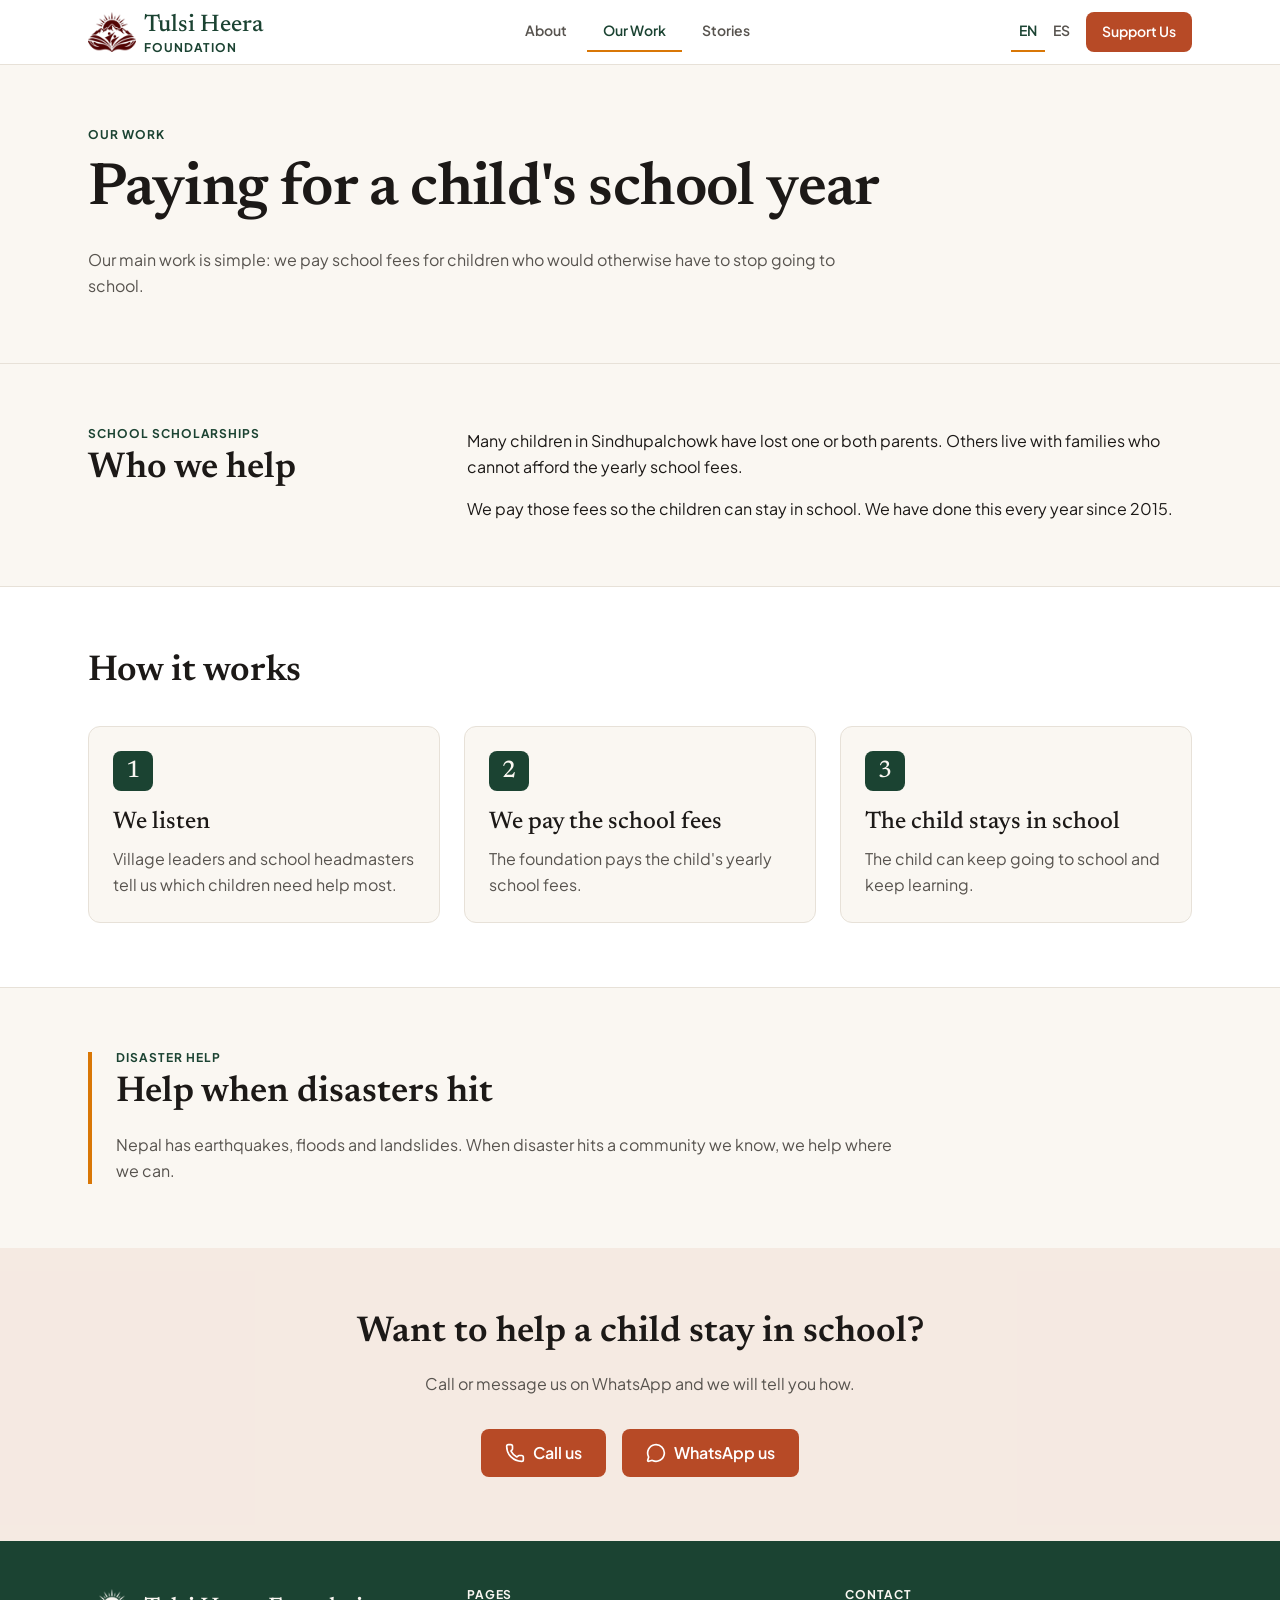
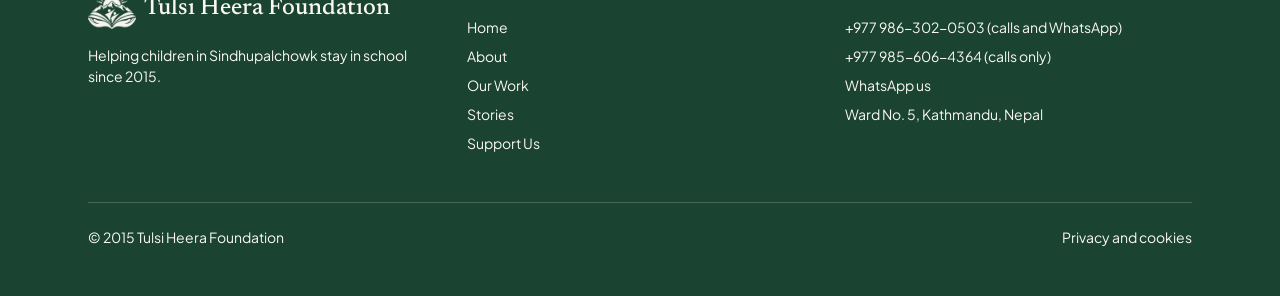
<file: our-work/index.html>
<!DOCTYPE html><html  lang="en-US"><head><meta charset="utf-8"><meta name="viewport" content="width=device-width, initial-scale=1"><title>Our Work · Tulsi Heera Foundation</title><link rel="stylesheet" href="/_nuxt/entry.vpAJERbC.css" crossorigin><link rel="preload" as="fetch" crossorigin="anonymous" href="/our-work/_payload.json?dbac3500-4c6e-4a06-83b3-8205ad1bfde9"><link rel="modulepreload" as="script" crossorigin href="/_nuxt/CFkzhW-g.js"><link rel="modulepreload" as="script" crossorigin href="/_nuxt/BNBrXGX6.js"><link rel="modulepreload" as="script" crossorigin href="/_nuxt/DeqOPYLn.js"><link rel="modulepreload" as="script" crossorigin href="/_nuxt/y1jnxrrk.js"><link rel="modulepreload" as="script" crossorigin href="/_nuxt/BLY7beaG.js"><link rel="modulepreload" as="script" crossorigin href="/_nuxt/DL7J1ZyP.js"><link rel="modulepreload" as="script" crossorigin href="/_nuxt/CpS9hkH4.js"><link rel="modulepreload" as="script" crossorigin href="/_nuxt/cxLxs2aw.js"><link rel="modulepreload" as="script" crossorigin href="/_nuxt/BZ3_dZTM.js"><link rel="modulepreload" as="script" crossorigin href="/_nuxt/DweNRcQ7.js"><script type="module" src="/_nuxt/CFkzhW-g.js" crossorigin></script><meta name="theme-color" content="#1b4332"><link rel="icon" type="image/png" href="/favicon.png"><link rel="apple-touch-icon" href="/apple-touch-icon.png"><link id="i18n-xd" rel="alternate" href="https://tulsiheerafoundation.com/our-work" hreflang="x-default"><link id="i18n-alt-en" rel="alternate" href="https://tulsiheerafoundation.com/our-work" hreflang="en"><link id="i18n-alt-en-US" rel="alternate" href="https://tulsiheerafoundation.com/our-work" hreflang="en-US"><link id="i18n-alt-es" rel="alternate" href="https://tulsiheerafoundation.com/es/our-work" hreflang="es"><link id="i18n-alt-es-ES" rel="alternate" href="https://tulsiheerafoundation.com/es/our-work" hreflang="es-ES"><link id="i18n-can" rel="canonical" href="https://tulsiheerafoundation.com/our-work"><meta id="i18n-og-url" property="og:url" content="https://tulsiheerafoundation.com/our-work"><meta id="i18n-og" property="og:locale" content="en_US"><meta id="i18n-og-alt-es-ES" property="og:locale:alternate" content="es_ES"><meta name="description" content="We pay yearly school fees for children in need in Sindhupalchowk, Nepal, and help when disasters hit."><meta property="og:title" content="Our Work · Tulsi Heera Foundation"><meta property="og:description" content="We pay yearly school fees for children in need in Sindhupalchowk, Nepal, and help when disasters hit."><meta property="og:type" content="website"><meta property="og:site_name" content="Tulsi Heera Foundation"><meta property="og:image" content="https://tulsiheerafoundation.com/og-image.jpg"><meta property="og:image:width" content="1200"><meta property="og:image:height" content="630"><meta property="og:image:alt" content="Tulsi Heera Foundation logo"><meta name="twitter:card" content="summary_large_image"></head><body><div id="__nuxt"><!--[--><div></div><div class="flex min-h-dvh flex-col"><a href="#main" class="sr-only focus:not-sr-only focus:fixed focus:left-4 focus:top-4 focus:z-50 focus:rounded-lg focus:bg-surface-card focus:px-4 focus:py-2 focus:text-sm focus:font-semibold focus:text-brand-pine">Skip to main content</a><header class="sticky top-0 z-40 border-b bg-surface-card"><div class="mx-auto flex h-16 max-w-6xl items-center justify-between gap-2 px-4 sm:px-6"><a href="/" class="flex min-w-0 items-center gap-2 rounded-lg" aria-label="Tulsi Heera Foundation, home page"><img src="/logo-emblem.png" alt width="48" height="40" class="h-10 w-12 shrink-0"><span class="flex flex-col"><span class="type-subheading text-brand-pine">Tulsi Heera</span><span class="type-label text-brand-pine">Foundation</span></span></a><nav aria-label="Main" class="hidden items-center gap-1 md:flex"><!--[--><a href="/about" class="flex h-10 items-center border-b-2 border-transparent px-3 text-sm font-semibold text-content-secondary transition-colors hover:text-brand-pine lg:px-4">About</a><a aria-current="page" href="/our-work" class="!border-brand-saffron !text-brand-pine router-link-exact-active flex h-10 items-center border-b-2 border-transparent px-3 text-sm font-semibold text-content-secondary transition-colors hover:text-brand-pine lg:px-4">Our Work</a><a href="/stories" class="flex h-10 items-center border-b-2 border-transparent px-3 text-sm font-semibold text-content-secondary transition-colors hover:text-brand-pine lg:px-4">Stories</a><!--]--></nav><div class="flex shrink-0 items-center gap-2"><ul aria-label="Language" class="hidden items-center md:flex"><!--[--><li><a aria-current="true" href="/our-work" class="router-link-active router-link-exact-active flex h-10 items-center border-b-2 px-2 text-sm font-semibold transition-colors border-brand-saffron text-brand-pine" hreflang="en"><span class="sr-only" lang="en">English</span><span aria-hidden="true">EN</span></a></li><li><a href="/es/our-work" class="flex h-10 items-center border-b-2 px-2 text-sm font-semibold transition-colors border-transparent text-content-secondary hover:text-brand-pine" hreflang="es"><span class="sr-only" lang="es">Español</span><span aria-hidden="true">ES</span></a></li><!--]--></ul><a href="/support-us" class="inline-flex shrink-0 items-center justify-center gap-2 whitespace-nowrap rounded-lg font-semibold transition-colors h-10 px-4 text-sm bg-brand-give text-white hover:bg-brand-give-hover"><!--[-->Support Us<!--]--></a><button type="button" class="flex h-10 w-10 items-center justify-center rounded-lg text-brand-pine transition-colors hover:bg-brand-pine-subtle md:hidden" aria-label="Open menu" aria-expanded="false" aria-controls="mobile-menu"><svg xmlns="http://www.w3.org/2000/svg" width="24" height="24" viewBox="0 0 24 24" fill="none" stroke="currentColor" stroke-width="2" stroke-linecap="round" stroke-linejoin="round" aria-hidden="true" class="lucide lucide-menu-icon lucide-menu"><path d="M4 5h16"></path><path d="M4 12h16"></path><path d="M4 19h16"></path></svg></button></div></div><nav id="mobile-menu" aria-label="Main" class="border-t md:hidden" style="display:none;"><ul class="mx-auto flex max-w-6xl flex-col px-4 py-2 sm:px-6"><!--[--><li><a href="/about" class="flex h-12 items-center rounded-lg border-l-2 border-transparent px-2 text-base font-semibold text-content-primary transition-colors hover:bg-brand-pine-subtle">About</a></li><li><a aria-current="page" href="/our-work" class="!border-brand-saffron bg-brand-pine-subtle !text-brand-pine router-link-exact-active flex h-12 items-center rounded-lg border-l-2 border-transparent px-2 text-base font-semibold text-content-primary transition-colors hover:bg-brand-pine-subtle">Our Work</a></li><li><a href="/stories" class="flex h-12 items-center rounded-lg border-l-2 border-transparent px-2 text-base font-semibold text-content-primary transition-colors hover:bg-brand-pine-subtle">Stories</a></li><!--]--></ul><div class="mx-auto flex max-w-6xl items-center gap-2 border-t px-4 py-2 sm:px-6"><p id="mobile-language-label" class="type-label px-2 text-content-muted">Language</p><ul aria-labelledby="mobile-language-label" class="flex gap-1"><!--[--><li><a aria-current="true" href="/our-work" class="router-link-active router-link-exact-active flex h-12 items-center rounded-lg px-3 text-base font-semibold transition-colors hover:bg-brand-pine-subtle bg-brand-pine-subtle text-brand-pine" lang="en" hreflang="en">English</a></li><li><a href="/es/our-work" class="flex h-12 items-center rounded-lg px-3 text-base font-semibold transition-colors hover:bg-brand-pine-subtle text-content-primary" lang="es" hreflang="es">Español</a></li><!--]--></ul></div></nav></header><main id="main" tabindex="-1" class="flex-1 focus:outline-none"><!--[--><div><section class="border-b py-12 lg:py-16"><div class="mx-auto max-w-6xl px-4 sm:px-6"><p class="type-label text-brand-pine">Our work</p><h1 class="type-display mt-4 max-w-4xl">Paying for a child&#39;s school year</h1><p class="type-body mt-6 max-w-prose text-content-secondary">Our main work is simple: we pay school fees for children who would otherwise have to stop going to school.</p></div></section><section id="scholarships" class="scroll-mt-16 py-12 lg:py-16"><div class="mx-auto grid max-w-6xl gap-8 px-4 sm:px-6 lg:grid-cols-3"><div class=""><p class="type-label text-brand-pine">School scholarships</p><h2 class="type-heading mt-2">Who we help</h2><!----></div><div class="flex flex-col gap-4 max-w-prose lg:col-span-2"><!--[--><p class="type-body">Many children in Sindhupalchowk have lost one or both parents. Others live with families who cannot afford the yearly school fees.</p><p class="type-body">We pay those fees so the children can stay in school. We have done this every year since 2015.</p><!--]--></div></div></section><section class="border-y bg-surface-card py-12 lg:py-16"><div class="mx-auto max-w-6xl px-4 sm:px-6"><div class=""><!----><h2 class="type-heading">How it works</h2><!----></div><ol class="mt-8 grid gap-6 sm:grid-cols-3"><!--[--><li class="rounded-xl border bg-surface-page p-6"><span class="type-subheading flex h-10 w-10 items-center justify-center rounded-lg bg-brand-pine text-content-inverse" aria-hidden="true">1</span><h3 class="type-subheading mt-4">We listen</h3><p class="type-body mt-2 text-content-secondary">Village leaders and school headmasters tell us which children need help most.</p></li><li class="rounded-xl border bg-surface-page p-6"><span class="type-subheading flex h-10 w-10 items-center justify-center rounded-lg bg-brand-pine text-content-inverse" aria-hidden="true">2</span><h3 class="type-subheading mt-4">We pay the school fees</h3><p class="type-body mt-2 text-content-secondary">The foundation pays the child&#39;s yearly school fees.</p></li><li class="rounded-xl border bg-surface-page p-6"><span class="type-subheading flex h-10 w-10 items-center justify-center rounded-lg bg-brand-pine text-content-inverse" aria-hidden="true">3</span><h3 class="type-subheading mt-4">The child stays in school</h3><p class="type-body mt-2 text-content-secondary">The child can keep going to school and keep learning.</p></li><!--]--></ol></div></section><section id="relief" class="scroll-mt-16 py-12 lg:py-16"><div class="mx-auto max-w-6xl px-4 sm:px-6"><div class="border-l-4 border-brand-saffron pl-6"><div class=""><p class="type-label text-brand-pine">Disaster help</p><h2 class="type-heading mt-2">Help when disasters hit</h2><p class="type-body mt-4 max-w-prose text-content-secondary">Nepal has earthquakes, floods and landslides. When disaster hits a community we know, we help where we can.</p></div></div></div></section><section class="bg-brand-give-subtle py-12 lg:py-16"><div class="mx-auto max-w-6xl px-4 sm:px-6"><div class="mx-auto max-w-2xl text-center"><!----><h2 class="type-heading">Want to help a child stay in school?</h2><p class="type-body mt-4 max-w-prose text-content-secondary mx-auto">Call or message us on WhatsApp and we will tell you how.</p></div><div class="mt-8"><!--[--><div class="flex flex-col gap-4 sm:flex-row sm:justify-center"><a href="tel:+9779863020503" rel="noopener noreferrer" class="inline-flex shrink-0 items-center justify-center gap-2 whitespace-nowrap rounded-lg font-semibold transition-colors h-12 px-6 text-base bg-brand-give text-white hover:bg-brand-give-hover"><!--[--><svg xmlns="http://www.w3.org/2000/svg" width="20" height="20" viewBox="0 0 24 24" fill="none" stroke="currentColor" stroke-width="2" stroke-linecap="round" stroke-linejoin="round" aria-hidden="true" class="lucide lucide-phone-icon lucide-phone"><path d="M13.832 16.568a1 1 0 0 0 1.213-.303l.355-.465A2 2 0 0 1 17 15h3a2 2 0 0 1 2 2v3a2 2 0 0 1-2 2A18 18 0 0 1 2 4a2 2 0 0 1 2-2h3a2 2 0 0 1 2 2v3a2 2 0 0 1-.8 1.6l-.468.351a1 1 0 0 0-.292 1.233 14 14 0 0 0 6.392 6.384"></path></svg> Call us<!--]--></a><a href="https://wa.me/9779863020503?text=Hello%2C%20I%20would%20like%20to%20support%20the%20Tulsi%20Heera%20Foundation." rel="noopener" target="_blank" class="inline-flex shrink-0 items-center justify-center gap-2 whitespace-nowrap rounded-lg font-semibold transition-colors h-12 px-6 text-base bg-brand-give text-white hover:bg-brand-give-hover"><!--[--><svg xmlns="http://www.w3.org/2000/svg" width="20" height="20" viewBox="0 0 24 24" fill="none" stroke="currentColor" stroke-width="2" stroke-linecap="round" stroke-linejoin="round" aria-hidden="true" class="lucide lucide-message-circle-icon lucide-message-circle"><path d="M2.992 16.342a2 2 0 0 1 .094 1.167l-1.065 3.29a1 1 0 0 0 1.236 1.168l3.413-.998a2 2 0 0 1 1.099.092 10 10 0 1 0-4.777-4.719"></path></svg> WhatsApp us<!--]--></a></div><!--]--></div></div></section></div><!--]--></main><footer class="bg-brand-pine py-12 text-content-inverse"><div class="mx-auto grid max-w-6xl gap-8 px-4 sm:px-6 md:grid-cols-3"><div><div class="flex items-center gap-2"><img src="/logo-emblem-inverse.png" alt="" width="48" height="40" class="h-10 w-12"><p class="type-subheading">Tulsi Heera Foundation</p></div><p class="type-small mt-4 max-w-xs">Helping children in Sindhupalchowk stay in school since 2015.</p></div><nav aria-label="Pages"><h2 class="type-label">Pages</h2><ul class="type-small mt-4 flex flex-col gap-2"><!--[--><li><a href="/" class="rounded-lg underline-offset-4 hover:underline focus-visible:outline-brand-saffron">Home</a></li><li><a href="/about" class="rounded-lg underline-offset-4 hover:underline focus-visible:outline-brand-saffron">About</a></li><li><a aria-current="page" href="/our-work" class="router-link-active router-link-exact-active rounded-lg underline-offset-4 hover:underline focus-visible:outline-brand-saffron">Our Work</a></li><li><a href="/stories" class="rounded-lg underline-offset-4 hover:underline focus-visible:outline-brand-saffron">Stories</a></li><li><a href="/support-us" class="rounded-lg underline-offset-4 hover:underline focus-visible:outline-brand-saffron">Support Us</a></li><!--]--></ul></nav><div><h2 class="type-label">Contact</h2><ul class="type-small mt-4 flex flex-col gap-2"><!--[--><li><a href="tel:+9779863020503" class="rounded-lg underline-offset-4 hover:underline focus-visible:outline-brand-saffron">+977 986-302-0503</a> (calls and WhatsApp) </li><li><a href="tel:+9779856064364" class="rounded-lg underline-offset-4 hover:underline focus-visible:outline-brand-saffron">+977 985-606-4364</a> (calls only) </li><!--]--><li><a href="https://wa.me/9779863020503?text=Hello%2C%20I%20would%20like%20to%20support%20the%20Tulsi%20Heera%20Foundation." target="_blank" rel="noopener" class="rounded-lg underline-offset-4 hover:underline focus-visible:outline-brand-saffron">WhatsApp us</a></li><li>Ward No. 5, Kathmandu, Nepal</li></ul></div></div><div class="mx-auto mt-12 max-w-6xl px-4 sm:px-6"><div class="type-small flex flex-col items-start gap-2 border-t border-content-inverse/20 pt-6 sm:flex-row sm:justify-between"><p>© 2015 Tulsi Heera Foundation</p><a href="/privacy" class="rounded-lg underline-offset-4 hover:underline focus-visible:outline-brand-saffron">Privacy and cookies</a></div></div></footer></div><!--]--></div><div id="teleports"></div><script>window.__NUXT__={};window.__NUXT__.config={public:{siteUrl:"https://tulsiheerafoundation.com",i18n:{baseUrl:"https://tulsiheerafoundation.com",defaultLocale:"en",rootRedirect:"",redirectStatusCode:302,skipSettingLocaleOnNavigate:false,locales:[{code:"en",language:"en-US",name:"English"},{code:"es",language:"es-ES",name:"Español"}],detectBrowserLanguage:false,experimental:{localeDetector:"",typedPages:true,typedOptionsAndMessages:false,alternateLinkCanonicalQueries:true,devCache:false,cacheLifetime:"",stripMessagesPayload:false,preload:false,strictSeo:false,nitroContextDetection:true,httpCacheDuration:10},domainLocales:{en:{domain:""},es:{domain:""}}}},app:{baseURL:"/",buildId:"dbac3500-4c6e-4a06-83b3-8205ad1bfde9",buildAssetsDir:"/_nuxt/",cdnURL:""}}</script><script type="application/json" data-nuxt-data="nuxt-app" data-ssr="true" id="__NUXT_DATA__" data-src="/our-work/_payload.json?dbac3500-4c6e-4a06-83b3-8205ad1bfde9">[{"state":1,"once":10,"_errors":11,"serverRendered":6,"path":13,"prerenderedAt":14},["Reactive",2],{"$si18n:cached-locale-configs":3,"$si18n:resolved-locale":9},{"en":4,"es":7},{"fallbacks":5,"cacheable":6},[],true,{"fallbacks":8,"cacheable":6},[],"",["Set"],["ShallowReactive",12],{},"\u002Four-work",1795014898942]</script></body></html>
</file>
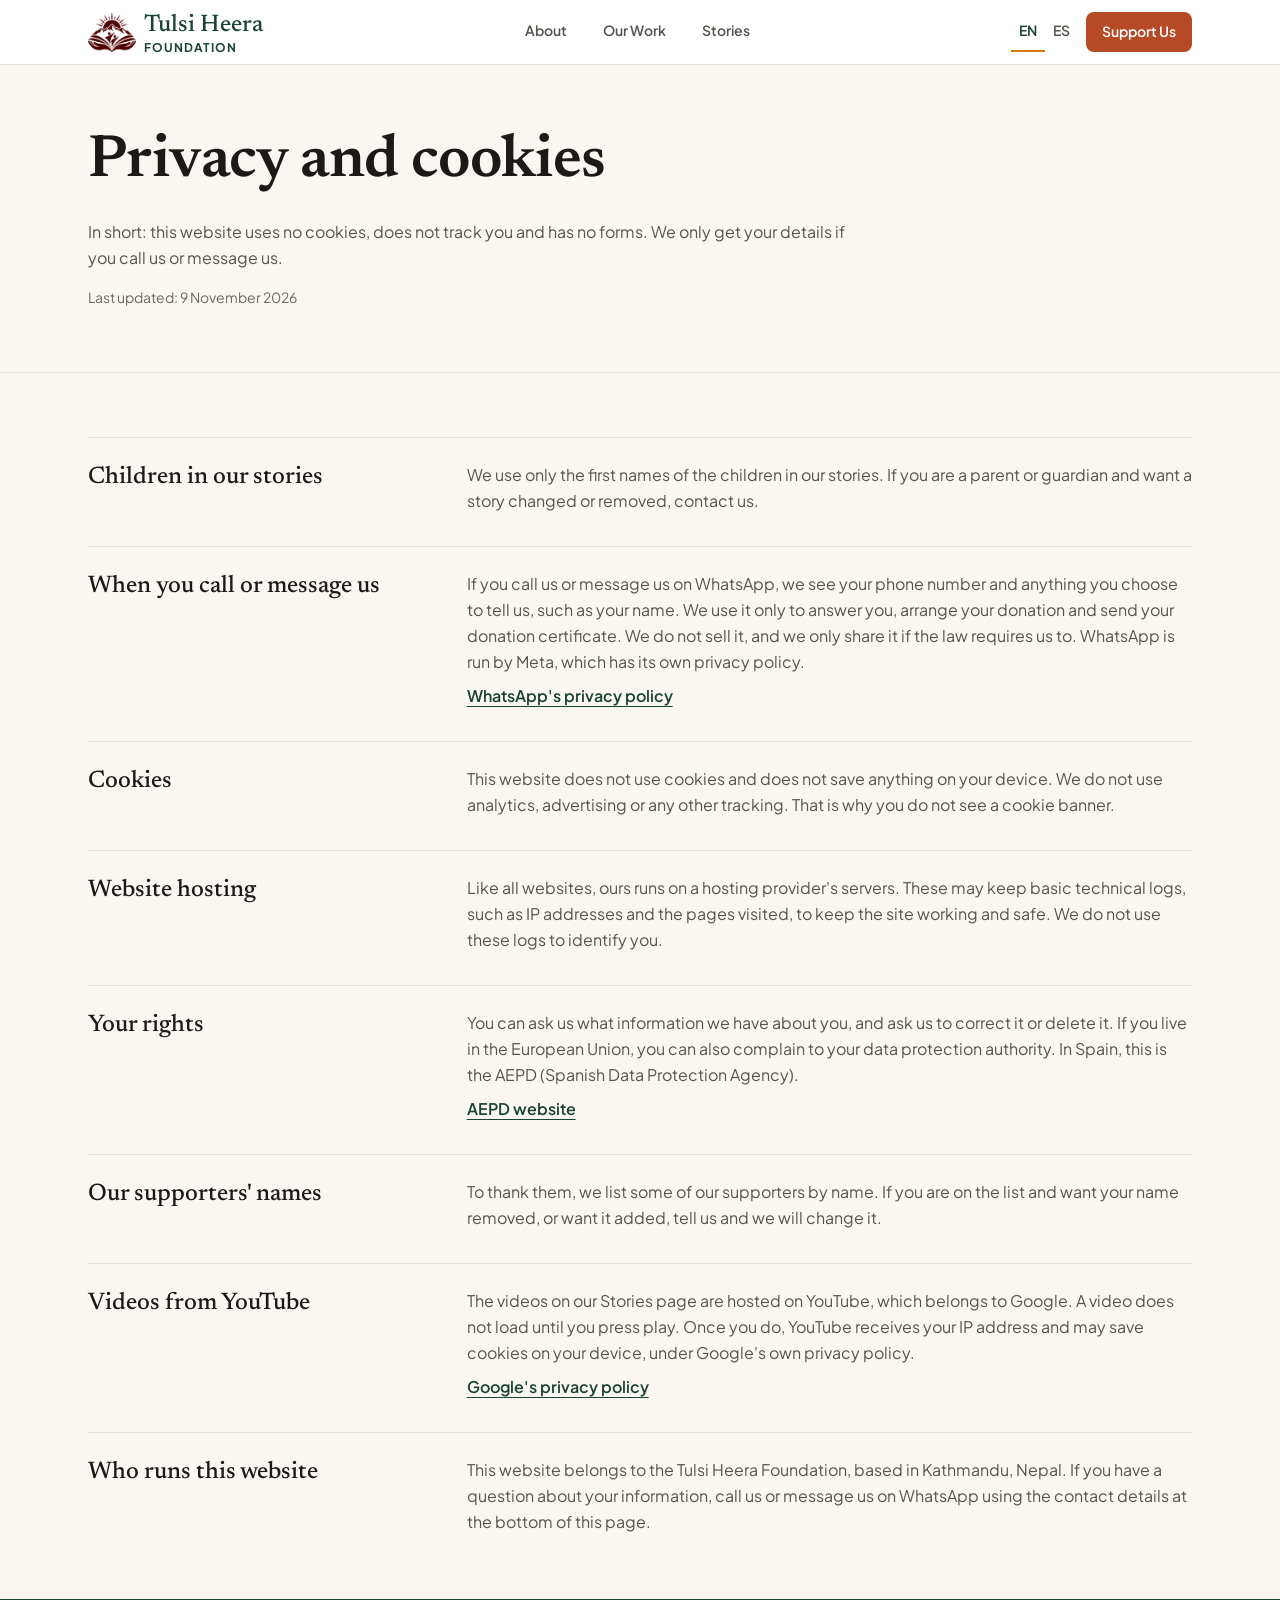
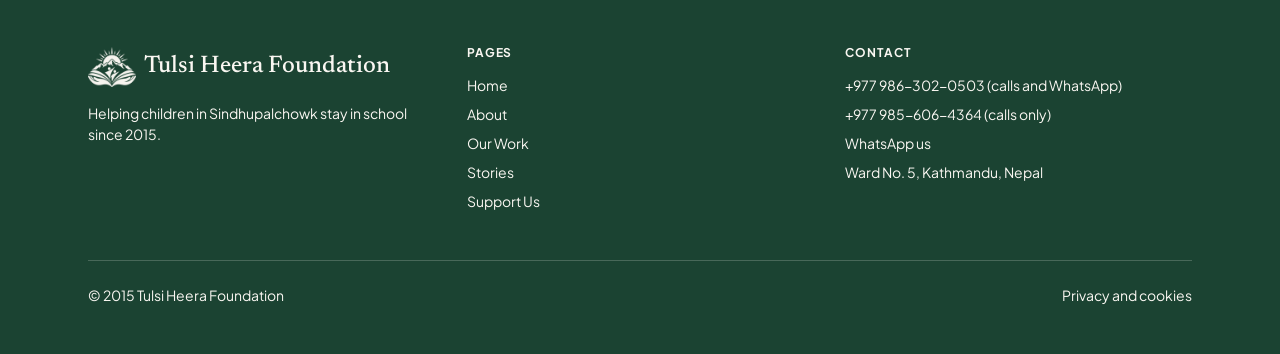
<file: privacy/index.html>
<!DOCTYPE html><html  lang="en-US"><head><meta charset="utf-8"><meta name="viewport" content="width=device-width, initial-scale=1"><title>Privacy and cookies · Tulsi Heera Foundation</title><link rel="stylesheet" href="/_nuxt/entry.vpAJERbC.css" crossorigin><link rel="preload" as="fetch" crossorigin="anonymous" href="/privacy/_payload.json?dbac3500-4c6e-4a06-83b3-8205ad1bfde9"><link rel="modulepreload" as="script" crossorigin href="/_nuxt/CFkzhW-g.js"><link rel="modulepreload" as="script" crossorigin href="/_nuxt/BNBrXGX6.js"><link rel="modulepreload" as="script" crossorigin href="/_nuxt/DeqOPYLn.js"><link rel="modulepreload" as="script" crossorigin href="/_nuxt/y1jnxrrk.js"><link rel="modulepreload" as="script" crossorigin href="/_nuxt/BLY7beaG.js"><link rel="modulepreload" as="script" crossorigin href="/_nuxt/YvQnsE6e.js"><link rel="modulepreload" as="script" crossorigin href="/_nuxt/DweNRcQ7.js"><script type="module" src="/_nuxt/CFkzhW-g.js" crossorigin></script><meta name="theme-color" content="#1b4332"><link rel="icon" type="image/png" href="/favicon.png"><link rel="apple-touch-icon" href="/apple-touch-icon.png"><link id="i18n-xd" rel="alternate" href="https://tulsiheerafoundation.com/privacy" hreflang="x-default"><link id="i18n-alt-en" rel="alternate" href="https://tulsiheerafoundation.com/privacy" hreflang="en"><link id="i18n-alt-en-US" rel="alternate" href="https://tulsiheerafoundation.com/privacy" hreflang="en-US"><link id="i18n-alt-es" rel="alternate" href="https://tulsiheerafoundation.com/es/privacy" hreflang="es"><link id="i18n-alt-es-ES" rel="alternate" href="https://tulsiheerafoundation.com/es/privacy" hreflang="es-ES"><link id="i18n-can" rel="canonical" href="https://tulsiheerafoundation.com/privacy"><meta id="i18n-og-url" property="og:url" content="https://tulsiheerafoundation.com/privacy"><meta id="i18n-og" property="og:locale" content="en_US"><meta id="i18n-og-alt-es-ES" property="og:locale:alternate" content="es_ES"><meta name="description" content="This website uses no cookies and does not track you. How we handle your details when you call us or message us on WhatsApp."><meta property="og:title" content="Privacy and cookies · Tulsi Heera Foundation"><meta property="og:description" content="This website uses no cookies and does not track you. How we handle your details when you call us or message us on WhatsApp."><meta property="og:type" content="website"><meta property="og:site_name" content="Tulsi Heera Foundation"><meta property="og:image" content="https://tulsiheerafoundation.com/og-image.jpg"><meta property="og:image:width" content="1200"><meta property="og:image:height" content="630"><meta property="og:image:alt" content="Tulsi Heera Foundation logo"><meta name="twitter:card" content="summary_large_image"></head><body><div id="__nuxt"><!--[--><div></div><div class="flex min-h-dvh flex-col"><a href="#main" class="sr-only focus:not-sr-only focus:fixed focus:left-4 focus:top-4 focus:z-50 focus:rounded-lg focus:bg-surface-card focus:px-4 focus:py-2 focus:text-sm focus:font-semibold focus:text-brand-pine">Skip to main content</a><header class="sticky top-0 z-40 border-b bg-surface-card"><div class="mx-auto flex h-16 max-w-6xl items-center justify-between gap-2 px-4 sm:px-6"><a href="/" class="flex min-w-0 items-center gap-2 rounded-lg" aria-label="Tulsi Heera Foundation, home page"><img src="/logo-emblem.png" alt width="48" height="40" class="h-10 w-12 shrink-0"><span class="flex flex-col"><span class="type-subheading text-brand-pine">Tulsi Heera</span><span class="type-label text-brand-pine">Foundation</span></span></a><nav aria-label="Main" class="hidden items-center gap-1 md:flex"><!--[--><a href="/about" class="flex h-10 items-center border-b-2 border-transparent px-3 text-sm font-semibold text-content-secondary transition-colors hover:text-brand-pine lg:px-4">About</a><a href="/our-work" class="flex h-10 items-center border-b-2 border-transparent px-3 text-sm font-semibold text-content-secondary transition-colors hover:text-brand-pine lg:px-4">Our Work</a><a href="/stories" class="flex h-10 items-center border-b-2 border-transparent px-3 text-sm font-semibold text-content-secondary transition-colors hover:text-brand-pine lg:px-4">Stories</a><!--]--></nav><div class="flex shrink-0 items-center gap-2"><ul aria-label="Language" class="hidden items-center md:flex"><!--[--><li><a aria-current="true" href="/privacy" class="router-link-active router-link-exact-active flex h-10 items-center border-b-2 px-2 text-sm font-semibold transition-colors border-brand-saffron text-brand-pine" hreflang="en"><span class="sr-only" lang="en">English</span><span aria-hidden="true">EN</span></a></li><li><a href="/es/privacy" class="flex h-10 items-center border-b-2 px-2 text-sm font-semibold transition-colors border-transparent text-content-secondary hover:text-brand-pine" hreflang="es"><span class="sr-only" lang="es">Español</span><span aria-hidden="true">ES</span></a></li><!--]--></ul><a href="/support-us" class="inline-flex shrink-0 items-center justify-center gap-2 whitespace-nowrap rounded-lg font-semibold transition-colors h-10 px-4 text-sm bg-brand-give text-white hover:bg-brand-give-hover"><!--[-->Support Us<!--]--></a><button type="button" class="flex h-10 w-10 items-center justify-center rounded-lg text-brand-pine transition-colors hover:bg-brand-pine-subtle md:hidden" aria-label="Open menu" aria-expanded="false" aria-controls="mobile-menu"><svg xmlns="http://www.w3.org/2000/svg" width="24" height="24" viewBox="0 0 24 24" fill="none" stroke="currentColor" stroke-width="2" stroke-linecap="round" stroke-linejoin="round" aria-hidden="true" class="lucide lucide-menu-icon lucide-menu"><path d="M4 5h16"></path><path d="M4 12h16"></path><path d="M4 19h16"></path></svg></button></div></div><nav id="mobile-menu" aria-label="Main" class="border-t md:hidden" style="display:none;"><ul class="mx-auto flex max-w-6xl flex-col px-4 py-2 sm:px-6"><!--[--><li><a href="/about" class="flex h-12 items-center rounded-lg border-l-2 border-transparent px-2 text-base font-semibold text-content-primary transition-colors hover:bg-brand-pine-subtle">About</a></li><li><a href="/our-work" class="flex h-12 items-center rounded-lg border-l-2 border-transparent px-2 text-base font-semibold text-content-primary transition-colors hover:bg-brand-pine-subtle">Our Work</a></li><li><a href="/stories" class="flex h-12 items-center rounded-lg border-l-2 border-transparent px-2 text-base font-semibold text-content-primary transition-colors hover:bg-brand-pine-subtle">Stories</a></li><!--]--></ul><div class="mx-auto flex max-w-6xl items-center gap-2 border-t px-4 py-2 sm:px-6"><p id="mobile-language-label" class="type-label px-2 text-content-muted">Language</p><ul aria-labelledby="mobile-language-label" class="flex gap-1"><!--[--><li><a aria-current="true" href="/privacy" class="router-link-active router-link-exact-active flex h-12 items-center rounded-lg px-3 text-base font-semibold transition-colors hover:bg-brand-pine-subtle bg-brand-pine-subtle text-brand-pine" lang="en" hreflang="en">English</a></li><li><a href="/es/privacy" class="flex h-12 items-center rounded-lg px-3 text-base font-semibold transition-colors hover:bg-brand-pine-subtle text-content-primary" lang="es" hreflang="es">Español</a></li><!--]--></ul></div></nav></header><main id="main" tabindex="-1" class="flex-1 focus:outline-none"><!--[--><div><section class="border-b py-12 lg:py-16"><div class="mx-auto max-w-6xl px-4 sm:px-6"><h1 class="type-display max-w-4xl">Privacy and cookies</h1><p class="type-body mt-6 max-w-prose text-content-secondary">In short: this website uses no cookies, does not track you and has no forms. We only get your details if you call us or message us.</p><p class="type-small mt-4 text-content-muted">Last updated: 9 November 2026</p></div></section><section class="py-12 lg:py-16"><div class="mx-auto flex max-w-6xl flex-col gap-8 px-4 sm:px-6"><!--[--><div class="grid gap-2 border-t pt-6 lg:grid-cols-3 lg:gap-8"><h2 class="type-subheading">Children in our stories</h2><div class="max-w-prose lg:col-span-2"><p class="type-body text-content-secondary">We use only the first names of the children in our stories. If you are a parent or guardian and want a story changed or removed, contact us.</p><!----></div></div><div class="grid gap-2 border-t pt-6 lg:grid-cols-3 lg:gap-8"><h2 class="type-subheading">When you call or message us</h2><div class="max-w-prose lg:col-span-2"><p class="type-body text-content-secondary">If you call us or message us on WhatsApp, we see your phone number and anything you choose to tell us, such as your name. We use it only to answer you, arrange your donation and send your donation certificate. We do not sell it, and we only share it if the law requires us to. WhatsApp is run by Meta, which has its own privacy policy.</p><p class="type-body mt-2"><a href="https://www.whatsapp.com/legal/privacy-policy" target="_blank" rel="noopener" class="rounded-lg font-semibold text-brand-pine underline underline-offset-4 hover:text-brand-pine-hover">WhatsApp&#39;s privacy policy</a></p></div></div><div class="grid gap-2 border-t pt-6 lg:grid-cols-3 lg:gap-8"><h2 class="type-subheading">Cookies</h2><div class="max-w-prose lg:col-span-2"><p class="type-body text-content-secondary">This website does not use cookies and does not save anything on your device. We do not use analytics, advertising or any other tracking. That is why you do not see a cookie banner.</p><!----></div></div><div class="grid gap-2 border-t pt-6 lg:grid-cols-3 lg:gap-8"><h2 class="type-subheading">Website hosting</h2><div class="max-w-prose lg:col-span-2"><p class="type-body text-content-secondary">Like all websites, ours runs on a hosting provider&#39;s servers. These may keep basic technical logs, such as IP addresses and the pages visited, to keep the site working and safe. We do not use these logs to identify you.</p><!----></div></div><div class="grid gap-2 border-t pt-6 lg:grid-cols-3 lg:gap-8"><h2 class="type-subheading">Your rights</h2><div class="max-w-prose lg:col-span-2"><p class="type-body text-content-secondary">You can ask us what information we have about you, and ask us to correct it or delete it. If you live in the European Union, you can also complain to your data protection authority. In Spain, this is the AEPD (Spanish Data Protection Agency).</p><p class="type-body mt-2"><a href="https://www.aepd.es" target="_blank" rel="noopener" class="rounded-lg font-semibold text-brand-pine underline underline-offset-4 hover:text-brand-pine-hover">AEPD website</a></p></div></div><div class="grid gap-2 border-t pt-6 lg:grid-cols-3 lg:gap-8"><h2 class="type-subheading">Our supporters&#39; names</h2><div class="max-w-prose lg:col-span-2"><p class="type-body text-content-secondary">To thank them, we list some of our supporters by name. If you are on the list and want your name removed, or want it added, tell us and we will change it.</p><!----></div></div><div class="grid gap-2 border-t pt-6 lg:grid-cols-3 lg:gap-8"><h2 class="type-subheading">Videos from YouTube</h2><div class="max-w-prose lg:col-span-2"><p class="type-body text-content-secondary">The videos on our Stories page are hosted on YouTube, which belongs to Google. A video does not load until you press play. Once you do, YouTube receives your IP address and may save cookies on your device, under Google&#39;s own privacy policy.</p><p class="type-body mt-2"><a href="https://policies.google.com/privacy" target="_blank" rel="noopener" class="rounded-lg font-semibold text-brand-pine underline underline-offset-4 hover:text-brand-pine-hover">Google&#39;s privacy policy</a></p></div></div><div class="grid gap-2 border-t pt-6 lg:grid-cols-3 lg:gap-8"><h2 class="type-subheading">Who runs this website</h2><div class="max-w-prose lg:col-span-2"><p class="type-body text-content-secondary">This website belongs to the Tulsi Heera Foundation, based in Kathmandu, Nepal. If you have a question about your information, call us or message us on WhatsApp using the contact details at the bottom of this page.</p><!----></div></div><!--]--></div></section></div><!--]--></main><footer class="bg-brand-pine py-12 text-content-inverse"><div class="mx-auto grid max-w-6xl gap-8 px-4 sm:px-6 md:grid-cols-3"><div><div class="flex items-center gap-2"><img src="/logo-emblem-inverse.png" alt="" width="48" height="40" class="h-10 w-12"><p class="type-subheading">Tulsi Heera Foundation</p></div><p class="type-small mt-4 max-w-xs">Helping children in Sindhupalchowk stay in school since 2015.</p></div><nav aria-label="Pages"><h2 class="type-label">Pages</h2><ul class="type-small mt-4 flex flex-col gap-2"><!--[--><li><a href="/" class="rounded-lg underline-offset-4 hover:underline focus-visible:outline-brand-saffron">Home</a></li><li><a href="/about" class="rounded-lg underline-offset-4 hover:underline focus-visible:outline-brand-saffron">About</a></li><li><a href="/our-work" class="rounded-lg underline-offset-4 hover:underline focus-visible:outline-brand-saffron">Our Work</a></li><li><a href="/stories" class="rounded-lg underline-offset-4 hover:underline focus-visible:outline-brand-saffron">Stories</a></li><li><a href="/support-us" class="rounded-lg underline-offset-4 hover:underline focus-visible:outline-brand-saffron">Support Us</a></li><!--]--></ul></nav><div><h2 class="type-label">Contact</h2><ul class="type-small mt-4 flex flex-col gap-2"><!--[--><li><a href="tel:+9779863020503" class="rounded-lg underline-offset-4 hover:underline focus-visible:outline-brand-saffron">+977 986-302-0503</a> (calls and WhatsApp) </li><li><a href="tel:+9779856064364" class="rounded-lg underline-offset-4 hover:underline focus-visible:outline-brand-saffron">+977 985-606-4364</a> (calls only) </li><!--]--><li><a href="https://wa.me/9779863020503?text=Hello%2C%20I%20would%20like%20to%20support%20the%20Tulsi%20Heera%20Foundation." target="_blank" rel="noopener" class="rounded-lg underline-offset-4 hover:underline focus-visible:outline-brand-saffron">WhatsApp us</a></li><li>Ward No. 5, Kathmandu, Nepal</li></ul></div></div><div class="mx-auto mt-12 max-w-6xl px-4 sm:px-6"><div class="type-small flex flex-col items-start gap-2 border-t border-content-inverse/20 pt-6 sm:flex-row sm:justify-between"><p>© 2015 Tulsi Heera Foundation</p><a aria-current="page" href="/privacy" class="router-link-active router-link-exact-active rounded-lg underline-offset-4 hover:underline focus-visible:outline-brand-saffron">Privacy and cookies</a></div></div></footer></div><!--]--></div><div id="teleports"></div><script>window.__NUXT__={};window.__NUXT__.config={public:{siteUrl:"https://tulsiheerafoundation.com",i18n:{baseUrl:"https://tulsiheerafoundation.com",defaultLocale:"en",rootRedirect:"",redirectStatusCode:302,skipSettingLocaleOnNavigate:false,locales:[{code:"en",language:"en-US",name:"English"},{code:"es",language:"es-ES",name:"Español"}],detectBrowserLanguage:false,experimental:{localeDetector:"",typedPages:true,typedOptionsAndMessages:false,alternateLinkCanonicalQueries:true,devCache:false,cacheLifetime:"",stripMessagesPayload:false,preload:false,strictSeo:false,nitroContextDetection:true,httpCacheDuration:10},domainLocales:{en:{domain:""},es:{domain:""}}}},app:{baseURL:"/",buildId:"dbac3500-4c6e-4a06-83b3-8205ad1bfde9",buildAssetsDir:"/_nuxt/",cdnURL:""}}</script><script type="application/json" data-nuxt-data="nuxt-app" data-ssr="true" id="__NUXT_DATA__" data-src="/privacy/_payload.json?dbac3500-4c6e-4a06-83b3-8205ad1bfde9">[{"state":1,"once":10,"_errors":11,"serverRendered":6,"path":13,"prerenderedAt":14},["Reactive",2],{"$si18n:cached-locale-configs":3,"$si18n:resolved-locale":9},{"en":4,"es":7},{"fallbacks":5,"cacheable":6},[],true,{"fallbacks":8,"cacheable":6},[],"",["Set"],["ShallowReactive",12],{},"\u002Fprivacy",1795014898942]</script></body></html>
</file>
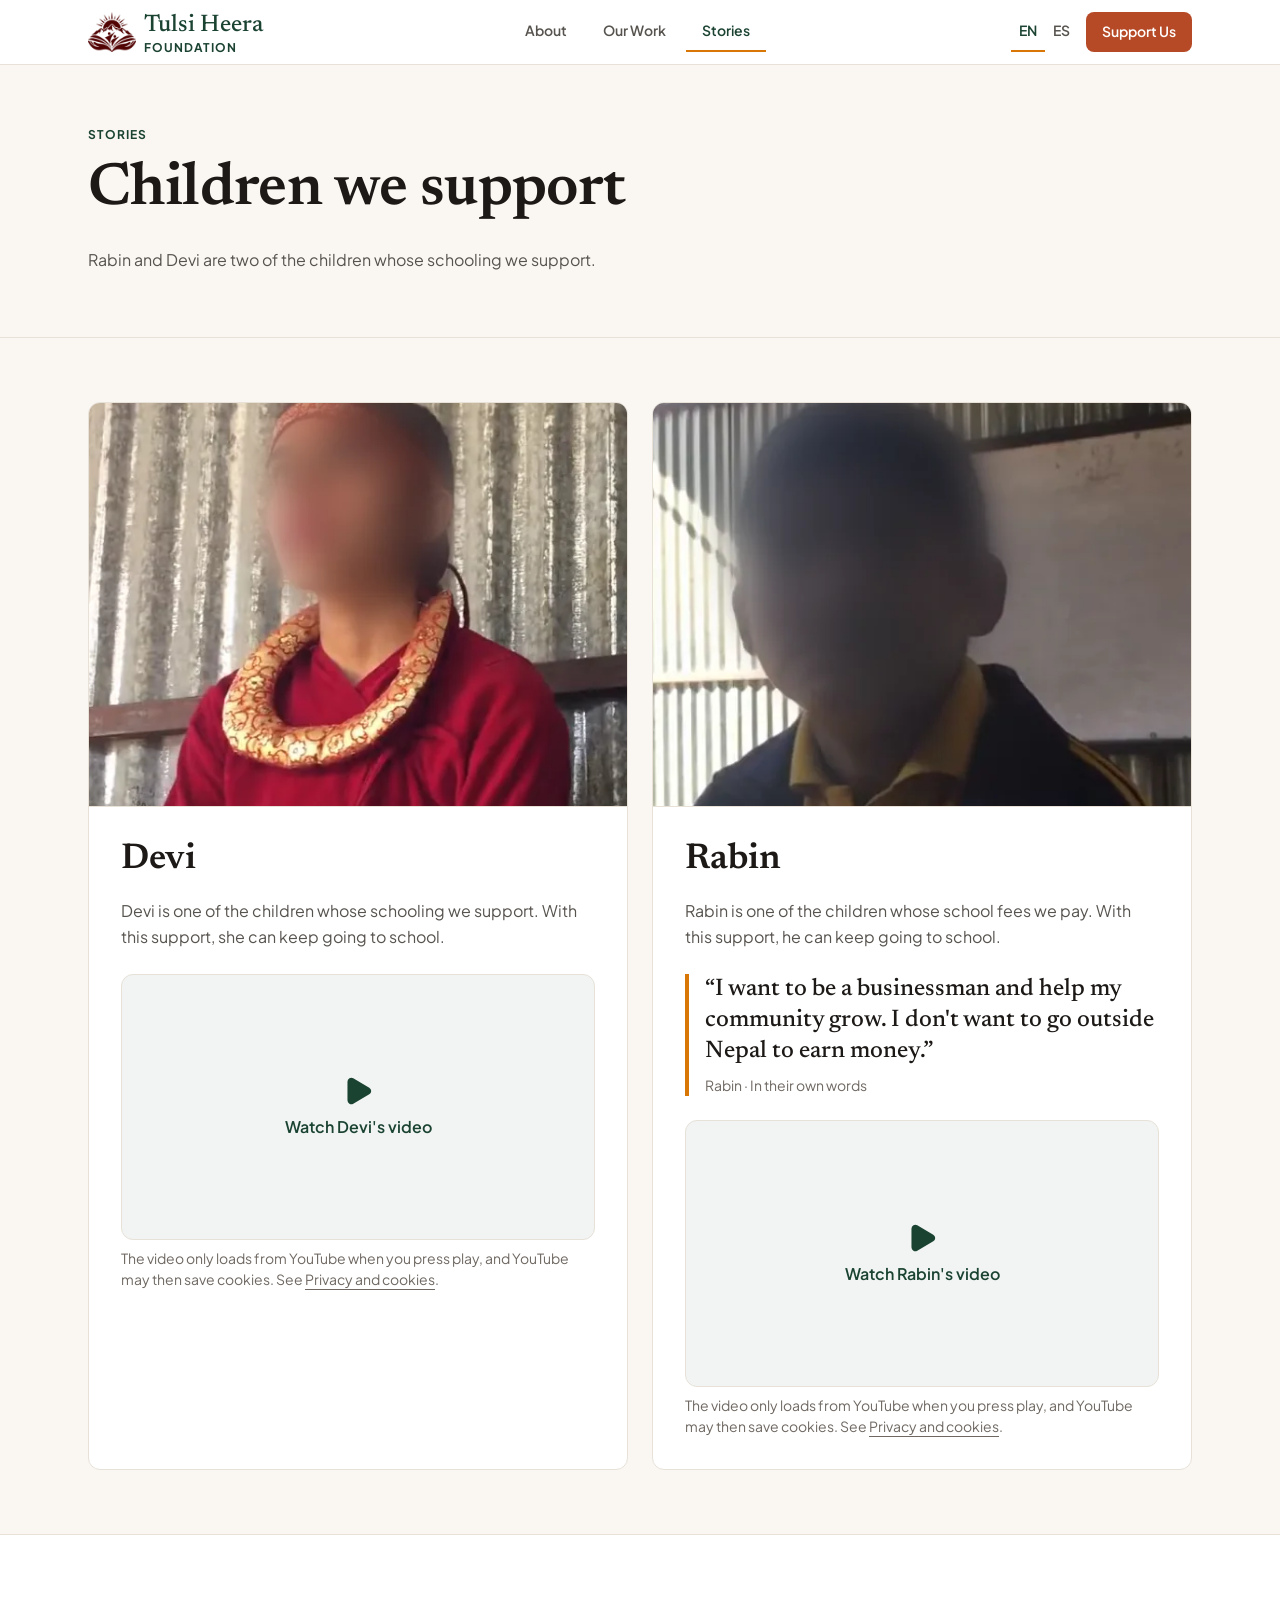
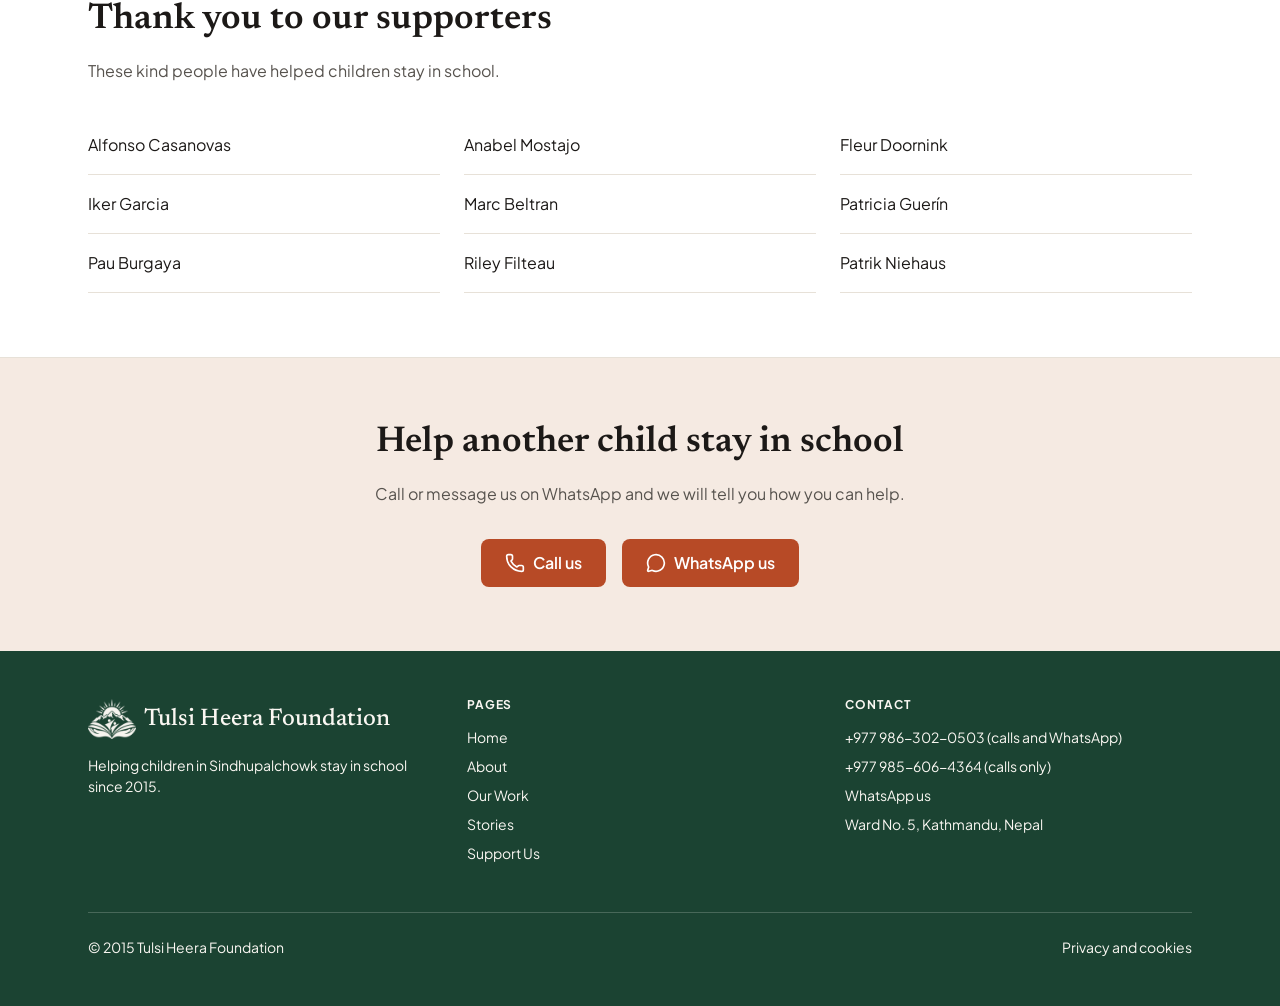
<file: stories/index.html>
<!DOCTYPE html><html  lang="en-US"><head><meta charset="utf-8"><meta name="viewport" content="width=device-width, initial-scale=1"><title>Stories · Tulsi Heera Foundation</title><link rel="stylesheet" href="/_nuxt/entry.vpAJERbC.css" crossorigin><link rel="preload" as="fetch" crossorigin="anonymous" href="/stories/_payload.json?dbac3500-4c6e-4a06-83b3-8205ad1bfde9"><link rel="modulepreload" as="script" crossorigin href="/_nuxt/CFkzhW-g.js"><link rel="modulepreload" as="script" crossorigin href="/_nuxt/BNBrXGX6.js"><link rel="modulepreload" as="script" crossorigin href="/_nuxt/DeqOPYLn.js"><link rel="modulepreload" as="script" crossorigin href="/_nuxt/y1jnxrrk.js"><link rel="modulepreload" as="script" crossorigin href="/_nuxt/BLY7beaG.js"><link rel="modulepreload" as="script" crossorigin href="/_nuxt/B2oupNIH.js"><link rel="modulepreload" as="script" crossorigin href="/_nuxt/BBHIyukm.js"><link rel="modulepreload" as="script" crossorigin href="/_nuxt/CpS9hkH4.js"><link rel="modulepreload" as="script" crossorigin href="/_nuxt/BZ3_dZTM.js"><link rel="modulepreload" as="script" crossorigin href="/_nuxt/DweNRcQ7.js"><script type="module" src="/_nuxt/CFkzhW-g.js" crossorigin></script><meta name="theme-color" content="#1b4332"><link rel="icon" type="image/png" href="/favicon.png"><link rel="apple-touch-icon" href="/apple-touch-icon.png"><link id="i18n-xd" rel="alternate" href="https://tulsiheerafoundation.com/stories" hreflang="x-default"><link id="i18n-alt-en" rel="alternate" href="https://tulsiheerafoundation.com/stories" hreflang="en"><link id="i18n-alt-en-US" rel="alternate" href="https://tulsiheerafoundation.com/stories" hreflang="en-US"><link id="i18n-alt-es" rel="alternate" href="https://tulsiheerafoundation.com/es/stories" hreflang="es"><link id="i18n-alt-es-ES" rel="alternate" href="https://tulsiheerafoundation.com/es/stories" hreflang="es-ES"><link id="i18n-can" rel="canonical" href="https://tulsiheerafoundation.com/stories"><meta id="i18n-og-url" property="og:url" content="https://tulsiheerafoundation.com/stories"><meta id="i18n-og" property="og:locale" content="en_US"><meta id="i18n-og-alt-es-ES" property="og:locale:alternate" content="es_ES"><meta name="description" content="Meet Rabin and Devi, two of the children whose schooling the Tulsi Heera Foundation supports."><meta property="og:title" content="Stories · Tulsi Heera Foundation"><meta property="og:description" content="Meet Rabin and Devi, two of the children whose schooling the Tulsi Heera Foundation supports."><meta property="og:type" content="website"><meta property="og:site_name" content="Tulsi Heera Foundation"><meta property="og:image" content="https://tulsiheerafoundation.com/og-image.jpg"><meta property="og:image:width" content="1200"><meta property="og:image:height" content="630"><meta property="og:image:alt" content="Tulsi Heera Foundation logo"><meta name="twitter:card" content="summary_large_image"></head><body><div id="__nuxt"><!--[--><div></div><div class="flex min-h-dvh flex-col"><a href="#main" class="sr-only focus:not-sr-only focus:fixed focus:left-4 focus:top-4 focus:z-50 focus:rounded-lg focus:bg-surface-card focus:px-4 focus:py-2 focus:text-sm focus:font-semibold focus:text-brand-pine">Skip to main content</a><header class="sticky top-0 z-40 border-b bg-surface-card"><div class="mx-auto flex h-16 max-w-6xl items-center justify-between gap-2 px-4 sm:px-6"><a href="/" class="flex min-w-0 items-center gap-2 rounded-lg" aria-label="Tulsi Heera Foundation, home page"><img src="/logo-emblem.png" alt width="48" height="40" class="h-10 w-12 shrink-0"><span class="flex flex-col"><span class="type-subheading text-brand-pine">Tulsi Heera</span><span class="type-label text-brand-pine">Foundation</span></span></a><nav aria-label="Main" class="hidden items-center gap-1 md:flex"><!--[--><a href="/about" class="flex h-10 items-center border-b-2 border-transparent px-3 text-sm font-semibold text-content-secondary transition-colors hover:text-brand-pine lg:px-4">About</a><a href="/our-work" class="flex h-10 items-center border-b-2 border-transparent px-3 text-sm font-semibold text-content-secondary transition-colors hover:text-brand-pine lg:px-4">Our Work</a><a aria-current="page" href="/stories" class="!border-brand-saffron !text-brand-pine router-link-exact-active flex h-10 items-center border-b-2 border-transparent px-3 text-sm font-semibold text-content-secondary transition-colors hover:text-brand-pine lg:px-4">Stories</a><!--]--></nav><div class="flex shrink-0 items-center gap-2"><ul aria-label="Language" class="hidden items-center md:flex"><!--[--><li><a aria-current="true" href="/stories" class="router-link-active router-link-exact-active flex h-10 items-center border-b-2 px-2 text-sm font-semibold transition-colors border-brand-saffron text-brand-pine" hreflang="en"><span class="sr-only" lang="en">English</span><span aria-hidden="true">EN</span></a></li><li><a href="/es/stories" class="flex h-10 items-center border-b-2 px-2 text-sm font-semibold transition-colors border-transparent text-content-secondary hover:text-brand-pine" hreflang="es"><span class="sr-only" lang="es">Español</span><span aria-hidden="true">ES</span></a></li><!--]--></ul><a href="/support-us" class="inline-flex shrink-0 items-center justify-center gap-2 whitespace-nowrap rounded-lg font-semibold transition-colors h-10 px-4 text-sm bg-brand-give text-white hover:bg-brand-give-hover"><!--[-->Support Us<!--]--></a><button type="button" class="flex h-10 w-10 items-center justify-center rounded-lg text-brand-pine transition-colors hover:bg-brand-pine-subtle md:hidden" aria-label="Open menu" aria-expanded="false" aria-controls="mobile-menu"><svg xmlns="http://www.w3.org/2000/svg" width="24" height="24" viewBox="0 0 24 24" fill="none" stroke="currentColor" stroke-width="2" stroke-linecap="round" stroke-linejoin="round" aria-hidden="true" class="lucide lucide-menu-icon lucide-menu"><path d="M4 5h16"></path><path d="M4 12h16"></path><path d="M4 19h16"></path></svg></button></div></div><nav id="mobile-menu" aria-label="Main" class="border-t md:hidden" style="display:none;"><ul class="mx-auto flex max-w-6xl flex-col px-4 py-2 sm:px-6"><!--[--><li><a href="/about" class="flex h-12 items-center rounded-lg border-l-2 border-transparent px-2 text-base font-semibold text-content-primary transition-colors hover:bg-brand-pine-subtle">About</a></li><li><a href="/our-work" class="flex h-12 items-center rounded-lg border-l-2 border-transparent px-2 text-base font-semibold text-content-primary transition-colors hover:bg-brand-pine-subtle">Our Work</a></li><li><a aria-current="page" href="/stories" class="!border-brand-saffron bg-brand-pine-subtle !text-brand-pine router-link-exact-active flex h-12 items-center rounded-lg border-l-2 border-transparent px-2 text-base font-semibold text-content-primary transition-colors hover:bg-brand-pine-subtle">Stories</a></li><!--]--></ul><div class="mx-auto flex max-w-6xl items-center gap-2 border-t px-4 py-2 sm:px-6"><p id="mobile-language-label" class="type-label px-2 text-content-muted">Language</p><ul aria-labelledby="mobile-language-label" class="flex gap-1"><!--[--><li><a aria-current="true" href="/stories" class="router-link-active router-link-exact-active flex h-12 items-center rounded-lg px-3 text-base font-semibold transition-colors hover:bg-brand-pine-subtle bg-brand-pine-subtle text-brand-pine" lang="en" hreflang="en">English</a></li><li><a href="/es/stories" class="flex h-12 items-center rounded-lg px-3 text-base font-semibold transition-colors hover:bg-brand-pine-subtle text-content-primary" lang="es" hreflang="es">Español</a></li><!--]--></ul></div></nav></header><main id="main" tabindex="-1" class="flex-1 focus:outline-none"><!--[--><div><section class="border-b py-12 lg:py-16"><div class="mx-auto max-w-6xl px-4 sm:px-6"><p class="type-label text-brand-pine">Stories</p><h1 class="type-display mt-4 max-w-4xl">Children we support</h1><p class="type-body mt-6 max-w-prose text-content-secondary">Rabin and Devi are two of the children whose schooling we support.</p></div></section><section class="py-12 lg:py-16"><div class="mx-auto grid max-w-6xl gap-6 px-4 sm:px-6 md:grid-cols-2"><!--[--><article class="flex flex-col overflow-hidden rounded-xl border bg-surface-card"><img src="/images/stories/devi.webp" alt="Devi in a red dress and a gold necklace. Her face is blurred to protect her privacy." width="560" height="420" loading="lazy" class="aspect-4/3 w-full border-b object-cover object-center"><div class="flex flex-1 flex-col p-6 lg:p-8"><h2 class="type-heading">Devi</h2><p class="type-body mt-4 text-content-secondary">Devi is one of the children whose schooling we support. With this support, she can keep going to school.</p><!----><div class="mt-6"><!--[--><button type="button" class="flex aspect-video w-full flex-col items-center justify-center gap-2 rounded-xl border bg-brand-pine-subtle text-brand-pine transition-colors hover:border-brand-pine"><svg xmlns="http://www.w3.org/2000/svg" width="32" height="32" viewBox="0 0 24 24" fill="currentColor" stroke="currentColor" stroke-width="1.8" stroke-linecap="round" stroke-linejoin="round" aria-hidden="true" class="lucide lucide-play-icon lucide-play"><path d="M5 5a2 2 0 0 1 3.008-1.728l11.997 6.998a2 2 0 0 1 .003 3.458l-12 7A2 2 0 0 1 5 19z"></path></svg><span class="text-base font-semibold">Watch Devi&#39;s video</span></button><p class="type-small mt-2 text-content-muted">The video only loads from YouTube when you press play, and YouTube may then save cookies. See <!--[--><a href="/privacy" class="rounded-lg underline underline-offset-4 hover:text-brand-pine">Privacy and cookies</a><!--]-->.</p><!--]--></div></div></article><article class="flex flex-col overflow-hidden rounded-xl border bg-surface-card"><img src="/images/stories/rabin.webp" alt="Rabin in his school uniform. His face is blurred to protect his privacy." width="560" height="420" loading="lazy" class="aspect-4/3 w-full border-b object-cover object-center"><div class="flex flex-1 flex-col p-6 lg:p-8"><h2 class="type-heading">Rabin</h2><p class="type-body mt-4 text-content-secondary">Rabin is one of the children whose school fees we pay. With this support, he can keep going to school.</p><figure class="mt-6 border-l-4 border-brand-saffron pl-4"><blockquote class="type-subheading"> “I want to be a businessman and help my community grow. I don&#39;t want to go outside Nepal to earn money.” </blockquote><figcaption class="type-small mt-2 text-content-muted">Rabin · In their own words</figcaption></figure><div class="mt-6"><!--[--><button type="button" class="flex aspect-video w-full flex-col items-center justify-center gap-2 rounded-xl border bg-brand-pine-subtle text-brand-pine transition-colors hover:border-brand-pine"><svg xmlns="http://www.w3.org/2000/svg" width="32" height="32" viewBox="0 0 24 24" fill="currentColor" stroke="currentColor" stroke-width="1.8" stroke-linecap="round" stroke-linejoin="round" aria-hidden="true" class="lucide lucide-play-icon lucide-play"><path d="M5 5a2 2 0 0 1 3.008-1.728l11.997 6.998a2 2 0 0 1 .003 3.458l-12 7A2 2 0 0 1 5 19z"></path></svg><span class="text-base font-semibold">Watch Rabin&#39;s video</span></button><p class="type-small mt-2 text-content-muted">The video only loads from YouTube when you press play, and YouTube may then save cookies. See <!--[--><a href="/privacy" class="rounded-lg underline underline-offset-4 hover:text-brand-pine">Privacy and cookies</a><!--]-->.</p><!--]--></div></div></article><!--]--></div></section><section class="border-y bg-surface-card py-12 lg:py-16"><div class="mx-auto max-w-6xl px-4 sm:px-6"><div class=""><!----><h2 class="type-heading">Thank you to our supporters</h2><p class="type-body mt-4 max-w-prose text-content-secondary">These kind people have helped children stay in school.</p></div><ul class="mt-8 grid gap-x-6 sm:grid-cols-2 lg:grid-cols-3"><!--[--><li class="type-body border-b py-4">Alfonso Casanovas</li><li class="type-body border-b py-4">Anabel Mostajo</li><li class="type-body border-b py-4">Fleur Doornink</li><li class="type-body border-b py-4">Iker Garcia</li><li class="type-body border-b py-4">Marc Beltran</li><li class="type-body border-b py-4">Patricia Guerín</li><li class="type-body border-b py-4">Pau Burgaya</li><li class="type-body border-b py-4">Riley Filteau</li><li class="type-body border-b py-4">Patrik Niehaus</li><!--]--></ul></div></section><section class="bg-brand-give-subtle py-12 lg:py-16"><div class="mx-auto max-w-6xl px-4 sm:px-6"><div class="mx-auto max-w-2xl text-center"><!----><h2 class="type-heading">Help another child stay in school</h2><p class="type-body mt-4 max-w-prose text-content-secondary mx-auto">Call or message us on WhatsApp and we will tell you how you can help.</p></div><div class="mt-8"><!--[--><div class="flex flex-col gap-4 sm:flex-row sm:justify-center"><a href="tel:+9779863020503" rel="noopener noreferrer" class="inline-flex shrink-0 items-center justify-center gap-2 whitespace-nowrap rounded-lg font-semibold transition-colors h-12 px-6 text-base bg-brand-give text-white hover:bg-brand-give-hover"><!--[--><svg xmlns="http://www.w3.org/2000/svg" width="20" height="20" viewBox="0 0 24 24" fill="none" stroke="currentColor" stroke-width="2" stroke-linecap="round" stroke-linejoin="round" aria-hidden="true" class="lucide lucide-phone-icon lucide-phone"><path d="M13.832 16.568a1 1 0 0 0 1.213-.303l.355-.465A2 2 0 0 1 17 15h3a2 2 0 0 1 2 2v3a2 2 0 0 1-2 2A18 18 0 0 1 2 4a2 2 0 0 1 2-2h3a2 2 0 0 1 2 2v3a2 2 0 0 1-.8 1.6l-.468.351a1 1 0 0 0-.292 1.233 14 14 0 0 0 6.392 6.384"></path></svg> Call us<!--]--></a><a href="https://wa.me/9779863020503?text=Hello%2C%20I%20would%20like%20to%20support%20the%20Tulsi%20Heera%20Foundation." rel="noopener" target="_blank" class="inline-flex shrink-0 items-center justify-center gap-2 whitespace-nowrap rounded-lg font-semibold transition-colors h-12 px-6 text-base bg-brand-give text-white hover:bg-brand-give-hover"><!--[--><svg xmlns="http://www.w3.org/2000/svg" width="20" height="20" viewBox="0 0 24 24" fill="none" stroke="currentColor" stroke-width="2" stroke-linecap="round" stroke-linejoin="round" aria-hidden="true" class="lucide lucide-message-circle-icon lucide-message-circle"><path d="M2.992 16.342a2 2 0 0 1 .094 1.167l-1.065 3.29a1 1 0 0 0 1.236 1.168l3.413-.998a2 2 0 0 1 1.099.092 10 10 0 1 0-4.777-4.719"></path></svg> WhatsApp us<!--]--></a></div><!--]--></div></div></section></div><!--]--></main><footer class="bg-brand-pine py-12 text-content-inverse"><div class="mx-auto grid max-w-6xl gap-8 px-4 sm:px-6 md:grid-cols-3"><div><div class="flex items-center gap-2"><img src="/logo-emblem-inverse.png" alt="" width="48" height="40" class="h-10 w-12"><p class="type-subheading">Tulsi Heera Foundation</p></div><p class="type-small mt-4 max-w-xs">Helping children in Sindhupalchowk stay in school since 2015.</p></div><nav aria-label="Pages"><h2 class="type-label">Pages</h2><ul class="type-small mt-4 flex flex-col gap-2"><!--[--><li><a href="/" class="rounded-lg underline-offset-4 hover:underline focus-visible:outline-brand-saffron">Home</a></li><li><a href="/about" class="rounded-lg underline-offset-4 hover:underline focus-visible:outline-brand-saffron">About</a></li><li><a href="/our-work" class="rounded-lg underline-offset-4 hover:underline focus-visible:outline-brand-saffron">Our Work</a></li><li><a aria-current="page" href="/stories" class="router-link-active router-link-exact-active rounded-lg underline-offset-4 hover:underline focus-visible:outline-brand-saffron">Stories</a></li><li><a href="/support-us" class="rounded-lg underline-offset-4 hover:underline focus-visible:outline-brand-saffron">Support Us</a></li><!--]--></ul></nav><div><h2 class="type-label">Contact</h2><ul class="type-small mt-4 flex flex-col gap-2"><!--[--><li><a href="tel:+9779863020503" class="rounded-lg underline-offset-4 hover:underline focus-visible:outline-brand-saffron">+977 986-302-0503</a> (calls and WhatsApp) </li><li><a href="tel:+9779856064364" class="rounded-lg underline-offset-4 hover:underline focus-visible:outline-brand-saffron">+977 985-606-4364</a> (calls only) </li><!--]--><li><a href="https://wa.me/9779863020503?text=Hello%2C%20I%20would%20like%20to%20support%20the%20Tulsi%20Heera%20Foundation." target="_blank" rel="noopener" class="rounded-lg underline-offset-4 hover:underline focus-visible:outline-brand-saffron">WhatsApp us</a></li><li>Ward No. 5, Kathmandu, Nepal</li></ul></div></div><div class="mx-auto mt-12 max-w-6xl px-4 sm:px-6"><div class="type-small flex flex-col items-start gap-2 border-t border-content-inverse/20 pt-6 sm:flex-row sm:justify-between"><p>© 2015 Tulsi Heera Foundation</p><a href="/privacy" class="rounded-lg underline-offset-4 hover:underline focus-visible:outline-brand-saffron">Privacy and cookies</a></div></div></footer></div><!--]--></div><div id="teleports"></div><script>window.__NUXT__={};window.__NUXT__.config={public:{siteUrl:"https://tulsiheerafoundation.com",i18n:{baseUrl:"https://tulsiheerafoundation.com",defaultLocale:"en",rootRedirect:"",redirectStatusCode:302,skipSettingLocaleOnNavigate:false,locales:[{code:"en",language:"en-US",name:"English"},{code:"es",language:"es-ES",name:"Español"}],detectBrowserLanguage:false,experimental:{localeDetector:"",typedPages:true,typedOptionsAndMessages:false,alternateLinkCanonicalQueries:true,devCache:false,cacheLifetime:"",stripMessagesPayload:false,preload:false,strictSeo:false,nitroContextDetection:true,httpCacheDuration:10},domainLocales:{en:{domain:""},es:{domain:""}}}},app:{baseURL:"/",buildId:"dbac3500-4c6e-4a06-83b3-8205ad1bfde9",buildAssetsDir:"/_nuxt/",cdnURL:""}}</script><script type="application/json" data-nuxt-data="nuxt-app" data-ssr="true" id="__NUXT_DATA__" data-src="/stories/_payload.json?dbac3500-4c6e-4a06-83b3-8205ad1bfde9">[{"state":1,"once":10,"_errors":11,"serverRendered":6,"path":13,"prerenderedAt":14},["Reactive",2],{"$si18n:cached-locale-configs":3,"$si18n:resolved-locale":9},{"en":4,"es":7},{"fallbacks":5,"cacheable":6},[],true,{"fallbacks":8,"cacheable":6},[],"",["Set"],["ShallowReactive",12],{},"\u002Fstories",1795014898942]</script></body></html>
</file>
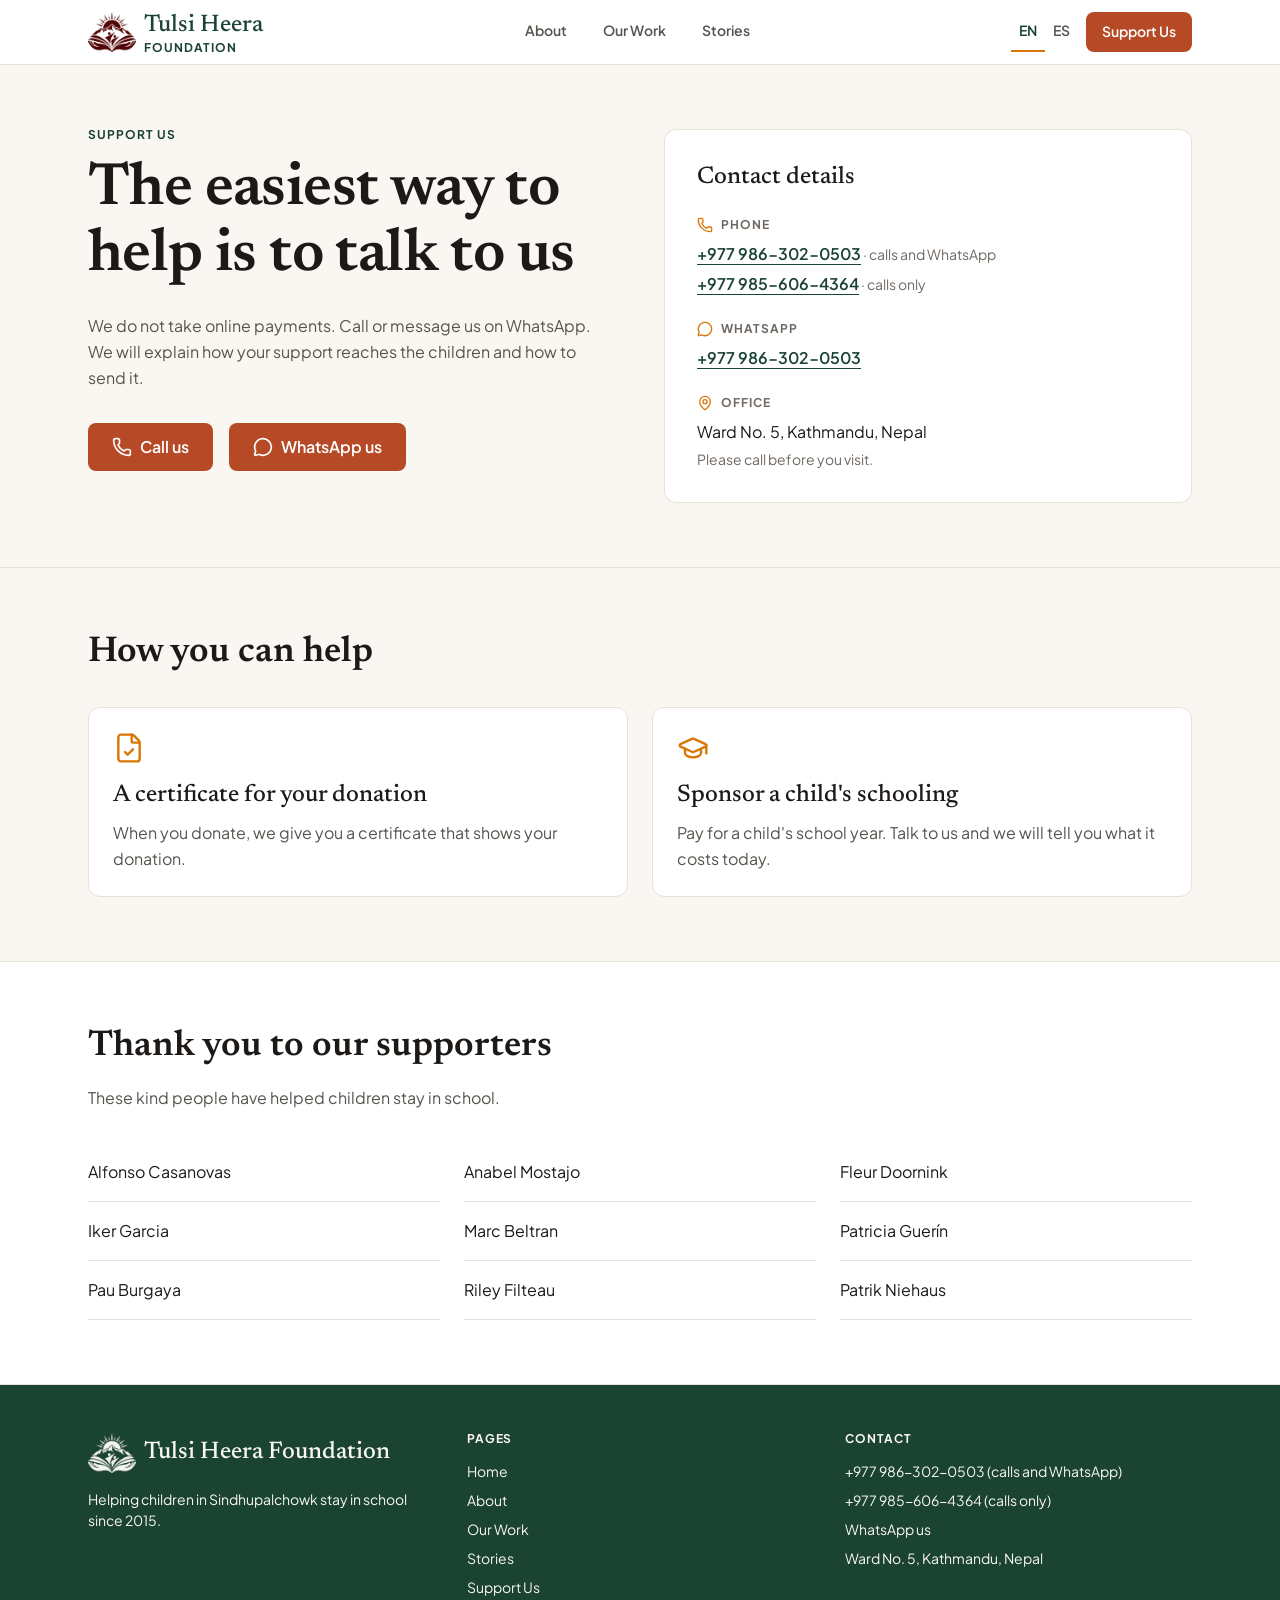
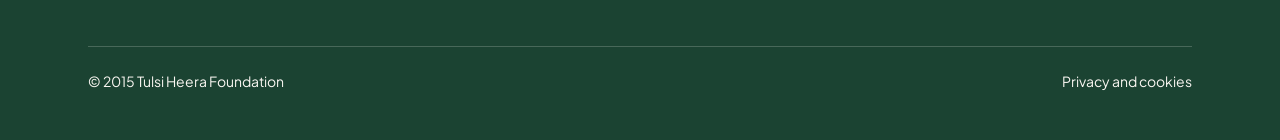
<file: support-us/index.html>
<!DOCTYPE html><html  lang="en-US"><head><meta charset="utf-8"><meta name="viewport" content="width=device-width, initial-scale=1"><title>Support Us · Tulsi Heera Foundation</title><link rel="stylesheet" href="/_nuxt/entry.vpAJERbC.css" crossorigin><link rel="preload" as="fetch" crossorigin="anonymous" href="/support-us/_payload.json?dbac3500-4c6e-4a06-83b3-8205ad1bfde9"><link rel="modulepreload" as="script" crossorigin href="/_nuxt/CFkzhW-g.js"><link rel="modulepreload" as="script" crossorigin href="/_nuxt/BNBrXGX6.js"><link rel="modulepreload" as="script" crossorigin href="/_nuxt/DeqOPYLn.js"><link rel="modulepreload" as="script" crossorigin href="/_nuxt/y1jnxrrk.js"><link rel="modulepreload" as="script" crossorigin href="/_nuxt/BLY7beaG.js"><link rel="modulepreload" as="script" crossorigin href="/_nuxt/Dl6q39GE.js"><link rel="modulepreload" as="script" crossorigin href="/_nuxt/CpS9hkH4.js"><link rel="modulepreload" as="script" crossorigin href="/_nuxt/BBHIyukm.js"><link rel="modulepreload" as="script" crossorigin href="/_nuxt/DweNRcQ7.js"><link rel="modulepreload" as="script" crossorigin href="/_nuxt/TdvpJAOx.js"><script type="module" src="/_nuxt/CFkzhW-g.js" crossorigin></script><meta name="theme-color" content="#1b4332"><link rel="icon" type="image/png" href="/favicon.png"><link rel="apple-touch-icon" href="/apple-touch-icon.png"><link id="i18n-xd" rel="alternate" href="https://tulsiheerafoundation.com/support-us" hreflang="x-default"><link id="i18n-alt-en" rel="alternate" href="https://tulsiheerafoundation.com/support-us" hreflang="en"><link id="i18n-alt-en-US" rel="alternate" href="https://tulsiheerafoundation.com/support-us" hreflang="en-US"><link id="i18n-alt-es" rel="alternate" href="https://tulsiheerafoundation.com/es/support-us" hreflang="es"><link id="i18n-alt-es-ES" rel="alternate" href="https://tulsiheerafoundation.com/es/support-us" hreflang="es-ES"><link id="i18n-can" rel="canonical" href="https://tulsiheerafoundation.com/support-us"><meta id="i18n-og-url" property="og:url" content="https://tulsiheerafoundation.com/support-us"><meta id="i18n-og" property="og:locale" content="en_US"><meta id="i18n-og-alt-es-ES" property="og:locale:alternate" content="es_ES"><meta name="description" content="Call or message the Tulsi Heera Foundation on WhatsApp to help a child in Nepal stay in school."><meta property="og:title" content="Support Us · Tulsi Heera Foundation"><meta property="og:description" content="Call or message the Tulsi Heera Foundation on WhatsApp to help a child in Nepal stay in school."><meta property="og:type" content="website"><meta property="og:site_name" content="Tulsi Heera Foundation"><meta property="og:image" content="https://tulsiheerafoundation.com/og-image.jpg"><meta property="og:image:width" content="1200"><meta property="og:image:height" content="630"><meta property="og:image:alt" content="Tulsi Heera Foundation logo"><meta name="twitter:card" content="summary_large_image"></head><body><div id="__nuxt"><!--[--><div></div><div class="flex min-h-dvh flex-col"><a href="#main" class="sr-only focus:not-sr-only focus:fixed focus:left-4 focus:top-4 focus:z-50 focus:rounded-lg focus:bg-surface-card focus:px-4 focus:py-2 focus:text-sm focus:font-semibold focus:text-brand-pine">Skip to main content</a><header class="sticky top-0 z-40 border-b bg-surface-card"><div class="mx-auto flex h-16 max-w-6xl items-center justify-between gap-2 px-4 sm:px-6"><a href="/" class="flex min-w-0 items-center gap-2 rounded-lg" aria-label="Tulsi Heera Foundation, home page"><img src="/logo-emblem.png" alt width="48" height="40" class="h-10 w-12 shrink-0"><span class="flex flex-col"><span class="type-subheading text-brand-pine">Tulsi Heera</span><span class="type-label text-brand-pine">Foundation</span></span></a><nav aria-label="Main" class="hidden items-center gap-1 md:flex"><!--[--><a href="/about" class="flex h-10 items-center border-b-2 border-transparent px-3 text-sm font-semibold text-content-secondary transition-colors hover:text-brand-pine lg:px-4">About</a><a href="/our-work" class="flex h-10 items-center border-b-2 border-transparent px-3 text-sm font-semibold text-content-secondary transition-colors hover:text-brand-pine lg:px-4">Our Work</a><a href="/stories" class="flex h-10 items-center border-b-2 border-transparent px-3 text-sm font-semibold text-content-secondary transition-colors hover:text-brand-pine lg:px-4">Stories</a><!--]--></nav><div class="flex shrink-0 items-center gap-2"><ul aria-label="Language" class="hidden items-center md:flex"><!--[--><li><a aria-current="true" href="/support-us" class="router-link-active router-link-exact-active flex h-10 items-center border-b-2 px-2 text-sm font-semibold transition-colors border-brand-saffron text-brand-pine" hreflang="en"><span class="sr-only" lang="en">English</span><span aria-hidden="true">EN</span></a></li><li><a href="/es/support-us" class="flex h-10 items-center border-b-2 px-2 text-sm font-semibold transition-colors border-transparent text-content-secondary hover:text-brand-pine" hreflang="es"><span class="sr-only" lang="es">Español</span><span aria-hidden="true">ES</span></a></li><!--]--></ul><a aria-current="page" href="/support-us" class="router-link-active router-link-exact-active inline-flex shrink-0 items-center justify-center gap-2 whitespace-nowrap rounded-lg font-semibold transition-colors h-10 px-4 text-sm bg-brand-give text-white hover:bg-brand-give-hover"><!--[-->Support Us<!--]--></a><button type="button" class="flex h-10 w-10 items-center justify-center rounded-lg text-brand-pine transition-colors hover:bg-brand-pine-subtle md:hidden" aria-label="Open menu" aria-expanded="false" aria-controls="mobile-menu"><svg xmlns="http://www.w3.org/2000/svg" width="24" height="24" viewBox="0 0 24 24" fill="none" stroke="currentColor" stroke-width="2" stroke-linecap="round" stroke-linejoin="round" aria-hidden="true" class="lucide lucide-menu-icon lucide-menu"><path d="M4 5h16"></path><path d="M4 12h16"></path><path d="M4 19h16"></path></svg></button></div></div><nav id="mobile-menu" aria-label="Main" class="border-t md:hidden" style="display:none;"><ul class="mx-auto flex max-w-6xl flex-col px-4 py-2 sm:px-6"><!--[--><li><a href="/about" class="flex h-12 items-center rounded-lg border-l-2 border-transparent px-2 text-base font-semibold text-content-primary transition-colors hover:bg-brand-pine-subtle">About</a></li><li><a href="/our-work" class="flex h-12 items-center rounded-lg border-l-2 border-transparent px-2 text-base font-semibold text-content-primary transition-colors hover:bg-brand-pine-subtle">Our Work</a></li><li><a href="/stories" class="flex h-12 items-center rounded-lg border-l-2 border-transparent px-2 text-base font-semibold text-content-primary transition-colors hover:bg-brand-pine-subtle">Stories</a></li><!--]--></ul><div class="mx-auto flex max-w-6xl items-center gap-2 border-t px-4 py-2 sm:px-6"><p id="mobile-language-label" class="type-label px-2 text-content-muted">Language</p><ul aria-labelledby="mobile-language-label" class="flex gap-1"><!--[--><li><a aria-current="true" href="/support-us" class="router-link-active router-link-exact-active flex h-12 items-center rounded-lg px-3 text-base font-semibold transition-colors hover:bg-brand-pine-subtle bg-brand-pine-subtle text-brand-pine" lang="en" hreflang="en">English</a></li><li><a href="/es/support-us" class="flex h-12 items-center rounded-lg px-3 text-base font-semibold transition-colors hover:bg-brand-pine-subtle text-content-primary" lang="es" hreflang="es">Español</a></li><!--]--></ul></div></nav></header><main id="main" tabindex="-1" class="flex-1 focus:outline-none"><!--[--><div><section class="border-b py-12 lg:py-16"><div class="mx-auto grid max-w-6xl items-start gap-12 px-4 sm:px-6 lg:grid-cols-2"><div><p class="type-label text-brand-pine">Support us</p><h1 class="type-display mt-4">The easiest way to help is to talk to us</h1><p class="type-body mt-6 max-w-prose text-content-secondary">We do not take online payments. Call or message us on WhatsApp. We will explain how your support reaches the children and how to send it.</p><div class="flex flex-col gap-4 sm:flex-row mt-8"><a href="tel:+9779863020503" rel="noopener noreferrer" class="inline-flex shrink-0 items-center justify-center gap-2 whitespace-nowrap rounded-lg font-semibold transition-colors h-12 px-6 text-base bg-brand-give text-white hover:bg-brand-give-hover"><!--[--><svg xmlns="http://www.w3.org/2000/svg" width="20" height="20" viewBox="0 0 24 24" fill="none" stroke="currentColor" stroke-width="2" stroke-linecap="round" stroke-linejoin="round" aria-hidden="true" class="lucide lucide-phone-icon lucide-phone"><path d="M13.832 16.568a1 1 0 0 0 1.213-.303l.355-.465A2 2 0 0 1 17 15h3a2 2 0 0 1 2 2v3a2 2 0 0 1-2 2A18 18 0 0 1 2 4a2 2 0 0 1 2-2h3a2 2 0 0 1 2 2v3a2 2 0 0 1-.8 1.6l-.468.351a1 1 0 0 0-.292 1.233 14 14 0 0 0 6.392 6.384"></path></svg> Call us<!--]--></a><a href="https://wa.me/9779863020503?text=Hello%2C%20I%20would%20like%20to%20support%20the%20Tulsi%20Heera%20Foundation." rel="noopener" target="_blank" class="inline-flex shrink-0 items-center justify-center gap-2 whitespace-nowrap rounded-lg font-semibold transition-colors h-12 px-6 text-base bg-brand-give text-white hover:bg-brand-give-hover"><!--[--><svg xmlns="http://www.w3.org/2000/svg" width="20" height="20" viewBox="0 0 24 24" fill="none" stroke="currentColor" stroke-width="2" stroke-linecap="round" stroke-linejoin="round" aria-hidden="true" class="lucide lucide-message-circle-icon lucide-message-circle"><path d="M2.992 16.342a2 2 0 0 1 .094 1.167l-1.065 3.29a1 1 0 0 0 1.236 1.168l3.413-.998a2 2 0 0 1 1.099.092 10 10 0 1 0-4.777-4.719"></path></svg> WhatsApp us<!--]--></a></div></div><div class="rounded-xl border bg-surface-card p-6 lg:p-8"><h2 class="type-subheading">Contact details</h2><dl class="mt-6 flex flex-col gap-6"><div><dt class="type-label flex items-center gap-2 text-content-muted"><svg xmlns="http://www.w3.org/2000/svg" width="16" height="16" viewBox="0 0 24 24" fill="none" stroke="currentColor" stroke-width="2" stroke-linecap="round" stroke-linejoin="round" class="lucide shrink-0 text-brand-saffron lucide-phone-icon lucide-phone shrink-0 text-brand-saffron" aria-hidden="true"><path d="M13.832 16.568a1 1 0 0 0 1.213-.303l.355-.465A2 2 0 0 1 17 15h3a2 2 0 0 1 2 2v3a2 2 0 0 1-2 2A18 18 0 0 1 2 4a2 2 0 0 1 2-2h3a2 2 0 0 1 2 2v3a2 2 0 0 1-.8 1.6l-.468.351a1 1 0 0 0-.292 1.233 14 14 0 0 0 6.392 6.384"></path></svg> Phone</dt><!--[--><dd class="type-body mt-2"><a href="tel:+9779863020503" class="rounded-lg font-semibold text-brand-pine underline underline-offset-4 hover:text-brand-pine-hover">+977 986-302-0503</a><span class="type-small text-content-muted"> · calls and WhatsApp</span></dd><dd class="type-body mt-1"><a href="tel:+9779856064364" class="rounded-lg font-semibold text-brand-pine underline underline-offset-4 hover:text-brand-pine-hover">+977 985-606-4364</a><span class="type-small text-content-muted"> · calls only</span></dd><!--]--></div><div><dt class="type-label flex items-center gap-2 text-content-muted"><svg xmlns="http://www.w3.org/2000/svg" width="16" height="16" viewBox="0 0 24 24" fill="none" stroke="currentColor" stroke-width="2" stroke-linecap="round" stroke-linejoin="round" class="lucide shrink-0 text-brand-saffron lucide-message-circle-icon lucide-message-circle shrink-0 text-brand-saffron" aria-hidden="true"><path d="M2.992 16.342a2 2 0 0 1 .094 1.167l-1.065 3.29a1 1 0 0 0 1.236 1.168l3.413-.998a2 2 0 0 1 1.099.092 10 10 0 1 0-4.777-4.719"></path></svg> WhatsApp</dt><dd class="type-body mt-2"><a href="https://wa.me/9779863020503?text=Hello%2C%20I%20would%20like%20to%20support%20the%20Tulsi%20Heera%20Foundation." target="_blank" rel="noopener" class="rounded-lg font-semibold text-brand-pine underline underline-offset-4 hover:text-brand-pine-hover">+977 986-302-0503</a></dd></div><div><dt class="type-label flex items-center gap-2 text-content-muted"><svg xmlns="http://www.w3.org/2000/svg" width="16" height="16" viewBox="0 0 24 24" fill="none" stroke="currentColor" stroke-width="2" stroke-linecap="round" stroke-linejoin="round" class="lucide shrink-0 text-brand-saffron lucide-map-pin-icon lucide-map-pin shrink-0 text-brand-saffron" aria-hidden="true"><path d="M20 10c0 4.993-5.539 10.193-7.399 11.799a1 1 0 0 1-1.202 0C9.539 20.193 4 14.993 4 10a8 8 0 0 1 16 0"></path><circle cx="12" cy="10" r="3"></circle></svg> Office</dt><dd class="type-body mt-2">Ward No. 5, Kathmandu, Nepal</dd><dd class="type-small mt-1 text-content-muted">Please call before you visit.</dd></div></dl></div></div></section><section class="py-12 lg:py-16"><div class="mx-auto max-w-6xl px-4 sm:px-6"><div class=""><!----><h2 class="type-heading">How you can help</h2><!----></div><div class="mt-8 grid gap-6 sm:grid-cols-2"><!--[--><article class="rounded-xl border bg-surface-card p-6"><svg xmlns="http://www.w3.org/2000/svg" width="32" height="32" viewBox="0 0 24 24" fill="none" stroke="currentColor" stroke-width="1.8" stroke-linecap="round" stroke-linejoin="round" class="lucide text-brand-saffron lucide-file-check-icon lucide-file-check text-brand-saffron" aria-hidden="true"><path d="M6 22a2 2 0 0 1-2-2V4a2 2 0 0 1 2-2h8a2.4 2.4 0 0 1 1.704.706l3.588 3.588A2.4 2.4 0 0 1 20 8v12a2 2 0 0 1-2 2z"></path><path d="M14 2v5a1 1 0 0 0 1 1h5"></path><path d="m9 15 2 2 4-4"></path></svg><h3 class="type-subheading mt-4">A certificate for your donation</h3><p class="type-body mt-2 text-content-secondary">When you donate, we give you a certificate that shows your donation.</p></article><article class="rounded-xl border bg-surface-card p-6"><svg xmlns="http://www.w3.org/2000/svg" width="32" height="32" viewBox="0 0 24 24" fill="none" stroke="currentColor" stroke-width="1.8" stroke-linecap="round" stroke-linejoin="round" class="lucide text-brand-saffron lucide-graduation-cap-icon lucide-graduation-cap text-brand-saffron" aria-hidden="true"><path d="M21.42 10.922a1 1 0 0 0-.019-1.838L12.83 5.18a2 2 0 0 0-1.66 0L2.6 9.08a1 1 0 0 0 0 1.832l8.57 3.908a2 2 0 0 0 1.66 0z"></path><path d="M22 10v6"></path><path d="M6 12.5V16a6 3 0 0 0 12 0v-3.5"></path></svg><h3 class="type-subheading mt-4">Sponsor a child&#39;s schooling</h3><p class="type-body mt-2 text-content-secondary">Pay for a child&#39;s school year. Talk to us and we will tell you what it costs today.</p></article><!--]--></div></div></section><section class="border-y bg-surface-card py-12 lg:py-16"><div class="mx-auto max-w-6xl px-4 sm:px-6"><div class=""><!----><h2 class="type-heading">Thank you to our supporters</h2><p class="type-body mt-4 max-w-prose text-content-secondary">These kind people have helped children stay in school.</p></div><ul class="mt-8 grid gap-x-6 sm:grid-cols-2 lg:grid-cols-3"><!--[--><li class="type-body border-b py-4">Alfonso Casanovas</li><li class="type-body border-b py-4">Anabel Mostajo</li><li class="type-body border-b py-4">Fleur Doornink</li><li class="type-body border-b py-4">Iker Garcia</li><li class="type-body border-b py-4">Marc Beltran</li><li class="type-body border-b py-4">Patricia Guerín</li><li class="type-body border-b py-4">Pau Burgaya</li><li class="type-body border-b py-4">Riley Filteau</li><li class="type-body border-b py-4">Patrik Niehaus</li><!--]--></ul></div></section></div><!--]--></main><footer class="bg-brand-pine py-12 text-content-inverse"><div class="mx-auto grid max-w-6xl gap-8 px-4 sm:px-6 md:grid-cols-3"><div><div class="flex items-center gap-2"><img src="/logo-emblem-inverse.png" alt="" width="48" height="40" class="h-10 w-12"><p class="type-subheading">Tulsi Heera Foundation</p></div><p class="type-small mt-4 max-w-xs">Helping children in Sindhupalchowk stay in school since 2015.</p></div><nav aria-label="Pages"><h2 class="type-label">Pages</h2><ul class="type-small mt-4 flex flex-col gap-2"><!--[--><li><a href="/" class="rounded-lg underline-offset-4 hover:underline focus-visible:outline-brand-saffron">Home</a></li><li><a href="/about" class="rounded-lg underline-offset-4 hover:underline focus-visible:outline-brand-saffron">About</a></li><li><a href="/our-work" class="rounded-lg underline-offset-4 hover:underline focus-visible:outline-brand-saffron">Our Work</a></li><li><a href="/stories" class="rounded-lg underline-offset-4 hover:underline focus-visible:outline-brand-saffron">Stories</a></li><li><a aria-current="page" href="/support-us" class="router-link-active router-link-exact-active rounded-lg underline-offset-4 hover:underline focus-visible:outline-brand-saffron">Support Us</a></li><!--]--></ul></nav><div><h2 class="type-label">Contact</h2><ul class="type-small mt-4 flex flex-col gap-2"><!--[--><li><a href="tel:+9779863020503" class="rounded-lg underline-offset-4 hover:underline focus-visible:outline-brand-saffron">+977 986-302-0503</a> (calls and WhatsApp) </li><li><a href="tel:+9779856064364" class="rounded-lg underline-offset-4 hover:underline focus-visible:outline-brand-saffron">+977 985-606-4364</a> (calls only) </li><!--]--><li><a href="https://wa.me/9779863020503?text=Hello%2C%20I%20would%20like%20to%20support%20the%20Tulsi%20Heera%20Foundation." target="_blank" rel="noopener" class="rounded-lg underline-offset-4 hover:underline focus-visible:outline-brand-saffron">WhatsApp us</a></li><li>Ward No. 5, Kathmandu, Nepal</li></ul></div></div><div class="mx-auto mt-12 max-w-6xl px-4 sm:px-6"><div class="type-small flex flex-col items-start gap-2 border-t border-content-inverse/20 pt-6 sm:flex-row sm:justify-between"><p>© 2015 Tulsi Heera Foundation</p><a href="/privacy" class="rounded-lg underline-offset-4 hover:underline focus-visible:outline-brand-saffron">Privacy and cookies</a></div></div></footer></div><!--]--></div><div id="teleports"></div><script>window.__NUXT__={};window.__NUXT__.config={public:{siteUrl:"https://tulsiheerafoundation.com",i18n:{baseUrl:"https://tulsiheerafoundation.com",defaultLocale:"en",rootRedirect:"",redirectStatusCode:302,skipSettingLocaleOnNavigate:false,locales:[{code:"en",language:"en-US",name:"English"},{code:"es",language:"es-ES",name:"Español"}],detectBrowserLanguage:false,experimental:{localeDetector:"",typedPages:true,typedOptionsAndMessages:false,alternateLinkCanonicalQueries:true,devCache:false,cacheLifetime:"",stripMessagesPayload:false,preload:false,strictSeo:false,nitroContextDetection:true,httpCacheDuration:10},domainLocales:{en:{domain:""},es:{domain:""}}}},app:{baseURL:"/",buildId:"dbac3500-4c6e-4a06-83b3-8205ad1bfde9",buildAssetsDir:"/_nuxt/",cdnURL:""}}</script><script type="application/json" data-nuxt-data="nuxt-app" data-ssr="true" id="__NUXT_DATA__" data-src="/support-us/_payload.json?dbac3500-4c6e-4a06-83b3-8205ad1bfde9">[{"state":1,"once":10,"_errors":11,"serverRendered":6,"path":13,"prerenderedAt":14},["Reactive",2],{"$si18n:cached-locale-configs":3,"$si18n:resolved-locale":9},{"en":4,"es":7},{"fallbacks":5,"cacheable":6},[],true,{"fallbacks":8,"cacheable":6},[],"",["Set"],["ShallowReactive",12],{},"\u002Fsupport-us",1795014898942]</script></body></html>
</file>
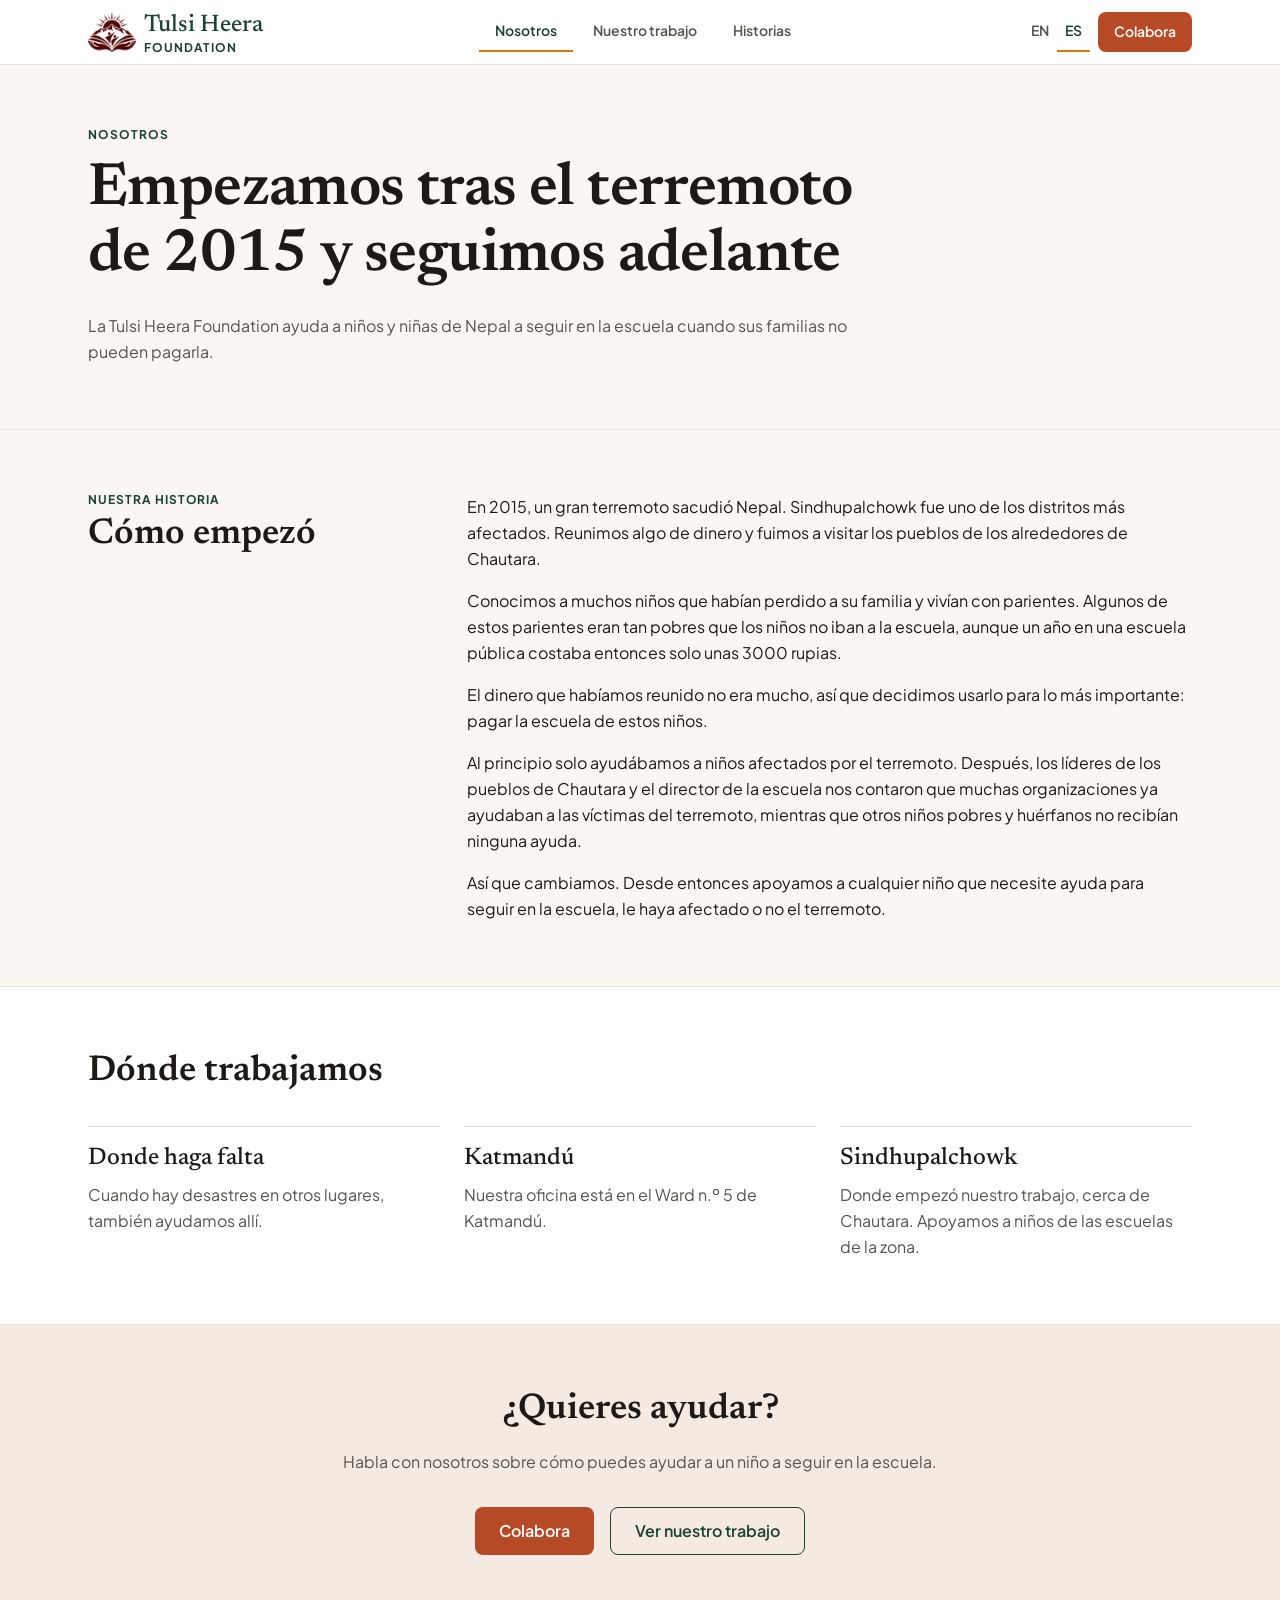
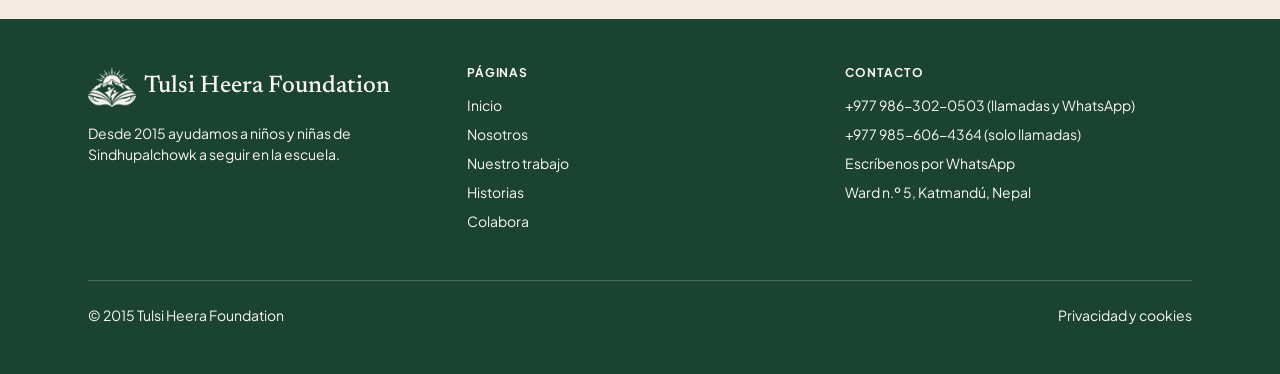
<file: es/about/index.html>
<!DOCTYPE html><html  lang="es-ES"><head><meta charset="utf-8"><meta name="viewport" content="width=device-width, initial-scale=1"><title>Nosotros · Tulsi Heera Foundation</title><link rel="stylesheet" href="/_nuxt/entry.vpAJERbC.css" crossorigin><link rel="preload" as="fetch" crossorigin="anonymous" href="/es/about/_payload.json?dbac3500-4c6e-4a06-83b3-8205ad1bfde9"><link rel="modulepreload" as="script" crossorigin href="/_nuxt/CFkzhW-g.js"><link rel="modulepreload" as="script" crossorigin href="/_nuxt/BNBrXGX6.js"><link rel="modulepreload" as="script" crossorigin href="/_nuxt/DeqOPYLn.js"><link rel="modulepreload" as="script" crossorigin href="/_nuxt/y1jnxrrk.js"><link rel="modulepreload" as="script" crossorigin href="/_nuxt/BLY7beaG.js"><link rel="modulepreload" as="script" crossorigin href="/_nuxt/DdJsoPs9.js"><link rel="modulepreload" as="script" crossorigin href="/_nuxt/CpS9hkH4.js"><link rel="modulepreload" as="script" crossorigin href="/_nuxt/cxLxs2aw.js"><link rel="modulepreload" as="script" crossorigin href="/_nuxt/BZ3_dZTM.js"><link rel="modulepreload" as="script" crossorigin href="/_nuxt/DweNRcQ7.js"><script type="module" src="/_nuxt/CFkzhW-g.js" crossorigin></script><meta name="theme-color" content="#1b4332"><link rel="icon" type="image/png" href="/favicon.png"><link rel="apple-touch-icon" href="/apple-touch-icon.png"><link id="i18n-xd" rel="alternate" href="https://tulsiheerafoundation.com/about" hreflang="x-default"><link id="i18n-alt-en" rel="alternate" href="https://tulsiheerafoundation.com/about" hreflang="en"><link id="i18n-alt-en-US" rel="alternate" href="https://tulsiheerafoundation.com/about" hreflang="en-US"><link id="i18n-alt-es" rel="alternate" href="https://tulsiheerafoundation.com/es/about" hreflang="es"><link id="i18n-alt-es-ES" rel="alternate" href="https://tulsiheerafoundation.com/es/about" hreflang="es-ES"><link id="i18n-can" rel="canonical" href="https://tulsiheerafoundation.com/es/about"><meta id="i18n-og-url" property="og:url" content="https://tulsiheerafoundation.com/es/about"><meta id="i18n-og" property="og:locale" content="es_ES"><meta id="i18n-og-alt-en-US" property="og:locale:alternate" content="en_US"><meta name="description" content="Cómo nació la Tulsi Heera Foundation tras el terremoto de 2015 en Nepal y por qué hoy ayudamos a cualquier niño que necesite apoyo para seguir en la escuela."><meta property="og:title" content="Nosotros · Tulsi Heera Foundation"><meta property="og:description" content="Cómo nació la Tulsi Heera Foundation tras el terremoto de 2015 en Nepal y por qué hoy ayudamos a cualquier niño que necesite apoyo para seguir en la escuela."><meta property="og:type" content="website"><meta property="og:site_name" content="Tulsi Heera Foundation"><meta property="og:image" content="https://tulsiheerafoundation.com/og-image.jpg"><meta property="og:image:width" content="1200"><meta property="og:image:height" content="630"><meta property="og:image:alt" content="Logotipo de la Tulsi Heera Foundation"><meta name="twitter:card" content="summary_large_image"></head><body><div id="__nuxt"><!--[--><div></div><div class="flex min-h-dvh flex-col"><a href="#main" class="sr-only focus:not-sr-only focus:fixed focus:left-4 focus:top-4 focus:z-50 focus:rounded-lg focus:bg-surface-card focus:px-4 focus:py-2 focus:text-sm focus:font-semibold focus:text-brand-pine">Saltar al contenido principal</a><header class="sticky top-0 z-40 border-b bg-surface-card"><div class="mx-auto flex h-16 max-w-6xl items-center justify-between gap-2 px-4 sm:px-6"><a href="/es" class="flex min-w-0 items-center gap-2 rounded-lg" aria-label="Tulsi Heera Foundation, página de inicio"><img src="/logo-emblem.png" alt width="48" height="40" class="h-10 w-12 shrink-0"><span class="flex flex-col"><span class="type-subheading text-brand-pine">Tulsi Heera</span><span class="type-label text-brand-pine">Foundation</span></span></a><nav aria-label="Principal" class="hidden items-center gap-1 md:flex"><!--[--><a aria-current="page" href="/es/about" class="!border-brand-saffron !text-brand-pine router-link-exact-active flex h-10 items-center border-b-2 border-transparent px-3 text-sm font-semibold text-content-secondary transition-colors hover:text-brand-pine lg:px-4">Nosotros</a><a href="/es/our-work" class="flex h-10 items-center border-b-2 border-transparent px-3 text-sm font-semibold text-content-secondary transition-colors hover:text-brand-pine lg:px-4">Nuestro trabajo</a><a href="/es/stories" class="flex h-10 items-center border-b-2 border-transparent px-3 text-sm font-semibold text-content-secondary transition-colors hover:text-brand-pine lg:px-4">Historias</a><!--]--></nav><div class="flex shrink-0 items-center gap-2"><ul aria-label="Idioma" class="hidden items-center md:flex"><!--[--><li><a href="/about" class="flex h-10 items-center border-b-2 px-2 text-sm font-semibold transition-colors border-transparent text-content-secondary hover:text-brand-pine" hreflang="en"><span class="sr-only" lang="en">English</span><span aria-hidden="true">EN</span></a></li><li><a aria-current="true" href="/es/about" class="router-link-active router-link-exact-active flex h-10 items-center border-b-2 px-2 text-sm font-semibold transition-colors border-brand-saffron text-brand-pine" hreflang="es"><span class="sr-only" lang="es">Español</span><span aria-hidden="true">ES</span></a></li><!--]--></ul><a href="/es/support-us" class="inline-flex shrink-0 items-center justify-center gap-2 whitespace-nowrap rounded-lg font-semibold transition-colors h-10 px-4 text-sm bg-brand-give text-white hover:bg-brand-give-hover"><!--[-->Colabora<!--]--></a><button type="button" class="flex h-10 w-10 items-center justify-center rounded-lg text-brand-pine transition-colors hover:bg-brand-pine-subtle md:hidden" aria-label="Abrir menú" aria-expanded="false" aria-controls="mobile-menu"><svg xmlns="http://www.w3.org/2000/svg" width="24" height="24" viewBox="0 0 24 24" fill="none" stroke="currentColor" stroke-width="2" stroke-linecap="round" stroke-linejoin="round" aria-hidden="true" class="lucide lucide-menu-icon lucide-menu"><path d="M4 5h16"></path><path d="M4 12h16"></path><path d="M4 19h16"></path></svg></button></div></div><nav id="mobile-menu" aria-label="Principal" class="border-t md:hidden" style="display:none;"><ul class="mx-auto flex max-w-6xl flex-col px-4 py-2 sm:px-6"><!--[--><li><a aria-current="page" href="/es/about" class="!border-brand-saffron bg-brand-pine-subtle !text-brand-pine router-link-exact-active flex h-12 items-center rounded-lg border-l-2 border-transparent px-2 text-base font-semibold text-content-primary transition-colors hover:bg-brand-pine-subtle">Nosotros</a></li><li><a href="/es/our-work" class="flex h-12 items-center rounded-lg border-l-2 border-transparent px-2 text-base font-semibold text-content-primary transition-colors hover:bg-brand-pine-subtle">Nuestro trabajo</a></li><li><a href="/es/stories" class="flex h-12 items-center rounded-lg border-l-2 border-transparent px-2 text-base font-semibold text-content-primary transition-colors hover:bg-brand-pine-subtle">Historias</a></li><!--]--></ul><div class="mx-auto flex max-w-6xl items-center gap-2 border-t px-4 py-2 sm:px-6"><p id="mobile-language-label" class="type-label px-2 text-content-muted">Idioma</p><ul aria-labelledby="mobile-language-label" class="flex gap-1"><!--[--><li><a href="/about" class="flex h-12 items-center rounded-lg px-3 text-base font-semibold transition-colors hover:bg-brand-pine-subtle text-content-primary" lang="en" hreflang="en">English</a></li><li><a aria-current="true" href="/es/about" class="router-link-active router-link-exact-active flex h-12 items-center rounded-lg px-3 text-base font-semibold transition-colors hover:bg-brand-pine-subtle bg-brand-pine-subtle text-brand-pine" lang="es" hreflang="es">Español</a></li><!--]--></ul></div></nav></header><main id="main" tabindex="-1" class="flex-1 focus:outline-none"><!--[--><div><section class="border-b py-12 lg:py-16"><div class="mx-auto max-w-6xl px-4 sm:px-6"><p class="type-label text-brand-pine">Nosotros</p><h1 class="type-display mt-4 max-w-4xl">Empezamos tras el terremoto de 2015 y seguimos adelante</h1><p class="type-body mt-6 max-w-prose text-content-secondary">La Tulsi Heera Foundation ayuda a niños y niñas de Nepal a seguir en la escuela cuando sus familias no pueden pagarla.</p></div></section><section class="py-12 lg:py-16"><div class="mx-auto grid max-w-6xl gap-8 px-4 sm:px-6 lg:grid-cols-3"><div class=""><p class="type-label text-brand-pine">Nuestra historia</p><h2 class="type-heading mt-2">Cómo empezó</h2><!----></div><div class="flex flex-col gap-4 max-w-prose lg:col-span-2"><!--[--><p class="type-body">En 2015, un gran terremoto sacudió Nepal. Sindhupalchowk fue uno de los distritos más afectados. Reunimos algo de dinero y fuimos a visitar los pueblos de los alrededores de Chautara.</p><p class="type-body">Conocimos a muchos niños que habían perdido a su familia y vivían con parientes. Algunos de estos parientes eran tan pobres que los niños no iban a la escuela, aunque un año en una escuela pública costaba entonces solo unas 3000 rupias.</p><p class="type-body">El dinero que habíamos reunido no era mucho, así que decidimos usarlo para lo más importante: pagar la escuela de estos niños.</p><p class="type-body">Al principio solo ayudábamos a niños afectados por el terremoto. Después, los líderes de los pueblos de Chautara y el director de la escuela nos contaron que muchas organizaciones ya ayudaban a las víctimas del terremoto, mientras que otros niños pobres y huérfanos no recibían ninguna ayuda.</p><p class="type-body">Así que cambiamos. Desde entonces apoyamos a cualquier niño que necesite ayuda para seguir en la escuela, le haya afectado o no el terremoto.</p><!--]--></div></div></section><section class="border-y bg-surface-card py-12 lg:py-16"><div class="mx-auto max-w-6xl px-4 sm:px-6"><div class=""><!----><h2 class="type-heading">Dónde trabajamos</h2><!----></div><ul class="mt-8 grid gap-6 sm:grid-cols-3"><!--[--><li class="border-t pt-4"><h3 class="type-subheading">Donde haga falta</h3><p class="type-body mt-2 text-content-secondary">Cuando hay desastres en otros lugares, también ayudamos allí.</p></li><li class="border-t pt-4"><h3 class="type-subheading">Katmandú</h3><p class="type-body mt-2 text-content-secondary">Nuestra oficina está en el Ward n.º 5 de Katmandú.</p></li><li class="border-t pt-4"><h3 class="type-subheading">Sindhupalchowk</h3><p class="type-body mt-2 text-content-secondary">Donde empezó nuestro trabajo, cerca de Chautara. Apoyamos a niños de las escuelas de la zona.</p></li><!--]--></ul></div></section><section class="bg-brand-give-subtle py-12 lg:py-16"><div class="mx-auto max-w-6xl px-4 sm:px-6"><div class="mx-auto max-w-2xl text-center"><!----><h2 class="type-heading">¿Quieres ayudar?</h2><p class="type-body mt-4 max-w-prose text-content-secondary mx-auto">Habla con nosotros sobre cómo puedes ayudar a un niño a seguir en la escuela.</p></div><div class="mt-8"><!--[--><div class="flex flex-col gap-4 sm:flex-row sm:justify-center"><!--[--><a href="/es/support-us" class="inline-flex shrink-0 items-center justify-center gap-2 whitespace-nowrap rounded-lg font-semibold transition-colors h-12 px-6 text-base bg-brand-give text-white hover:bg-brand-give-hover"><!--[-->Colabora<!--]--></a><a href="/es/our-work" class="inline-flex shrink-0 items-center justify-center gap-2 whitespace-nowrap rounded-lg font-semibold transition-colors h-12 px-6 text-base border border-brand-pine text-brand-pine hover:bg-brand-pine-subtle"><!--[-->Ver nuestro trabajo<!--]--></a><!--]--></div><!--]--></div></div></section></div><!--]--></main><footer class="bg-brand-pine py-12 text-content-inverse"><div class="mx-auto grid max-w-6xl gap-8 px-4 sm:px-6 md:grid-cols-3"><div><div class="flex items-center gap-2"><img src="/logo-emblem-inverse.png" alt="" width="48" height="40" class="h-10 w-12"><p class="type-subheading">Tulsi Heera Foundation</p></div><p class="type-small mt-4 max-w-xs">Desde 2015 ayudamos a niños y niñas de Sindhupalchowk a seguir en la escuela.</p></div><nav aria-label="Páginas"><h2 class="type-label">Páginas</h2><ul class="type-small mt-4 flex flex-col gap-2"><!--[--><li><a href="/es" class="rounded-lg underline-offset-4 hover:underline focus-visible:outline-brand-saffron">Inicio</a></li><li><a aria-current="page" href="/es/about" class="router-link-active router-link-exact-active rounded-lg underline-offset-4 hover:underline focus-visible:outline-brand-saffron">Nosotros</a></li><li><a href="/es/our-work" class="rounded-lg underline-offset-4 hover:underline focus-visible:outline-brand-saffron">Nuestro trabajo</a></li><li><a href="/es/stories" class="rounded-lg underline-offset-4 hover:underline focus-visible:outline-brand-saffron">Historias</a></li><li><a href="/es/support-us" class="rounded-lg underline-offset-4 hover:underline focus-visible:outline-brand-saffron">Colabora</a></li><!--]--></ul></nav><div><h2 class="type-label">Contacto</h2><ul class="type-small mt-4 flex flex-col gap-2"><!--[--><li><a href="tel:+9779863020503" class="rounded-lg underline-offset-4 hover:underline focus-visible:outline-brand-saffron">+977 986-302-0503</a> (llamadas y WhatsApp) </li><li><a href="tel:+9779856064364" class="rounded-lg underline-offset-4 hover:underline focus-visible:outline-brand-saffron">+977 985-606-4364</a> (solo llamadas) </li><!--]--><li><a href="https://wa.me/9779863020503?text=Hola%2C%20me%20gustar%C3%ADa%20colaborar%20con%20la%20Tulsi%20Heera%20Foundation." target="_blank" rel="noopener" class="rounded-lg underline-offset-4 hover:underline focus-visible:outline-brand-saffron">Escríbenos por WhatsApp</a></li><li>Ward n.º 5, Katmandú, Nepal</li></ul></div></div><div class="mx-auto mt-12 max-w-6xl px-4 sm:px-6"><div class="type-small flex flex-col items-start gap-2 border-t border-content-inverse/20 pt-6 sm:flex-row sm:justify-between"><p>© 2015 Tulsi Heera Foundation</p><a href="/es/privacy" class="rounded-lg underline-offset-4 hover:underline focus-visible:outline-brand-saffron">Privacidad y cookies</a></div></div></footer></div><!--]--></div><div id="teleports"></div><script>window.__NUXT__={};window.__NUXT__.config={public:{siteUrl:"https://tulsiheerafoundation.com",i18n:{baseUrl:"https://tulsiheerafoundation.com",defaultLocale:"en",rootRedirect:"",redirectStatusCode:302,skipSettingLocaleOnNavigate:false,locales:[{code:"en",language:"en-US",name:"English"},{code:"es",language:"es-ES",name:"Español"}],detectBrowserLanguage:false,experimental:{localeDetector:"",typedPages:true,typedOptionsAndMessages:false,alternateLinkCanonicalQueries:true,devCache:false,cacheLifetime:"",stripMessagesPayload:false,preload:false,strictSeo:false,nitroContextDetection:true,httpCacheDuration:10},domainLocales:{en:{domain:""},es:{domain:""}}}},app:{baseURL:"/",buildId:"dbac3500-4c6e-4a06-83b3-8205ad1bfde9",buildAssetsDir:"/_nuxt/",cdnURL:""}}</script><script type="application/json" data-nuxt-data="nuxt-app" data-ssr="true" id="__NUXT_DATA__" data-src="/es/about/_payload.json?dbac3500-4c6e-4a06-83b3-8205ad1bfde9">[{"state":1,"once":10,"_errors":11,"serverRendered":6,"path":13,"prerenderedAt":14},["Reactive",2],{"$si18n:cached-locale-configs":3,"$si18n:resolved-locale":9},{"en":4,"es":7},{"fallbacks":5,"cacheable":6},[],true,{"fallbacks":8,"cacheable":6},[],"es",["Set"],["ShallowReactive",12],{},"\u002Fes\u002Fabout",1795014899073]</script></body></html>
</file>
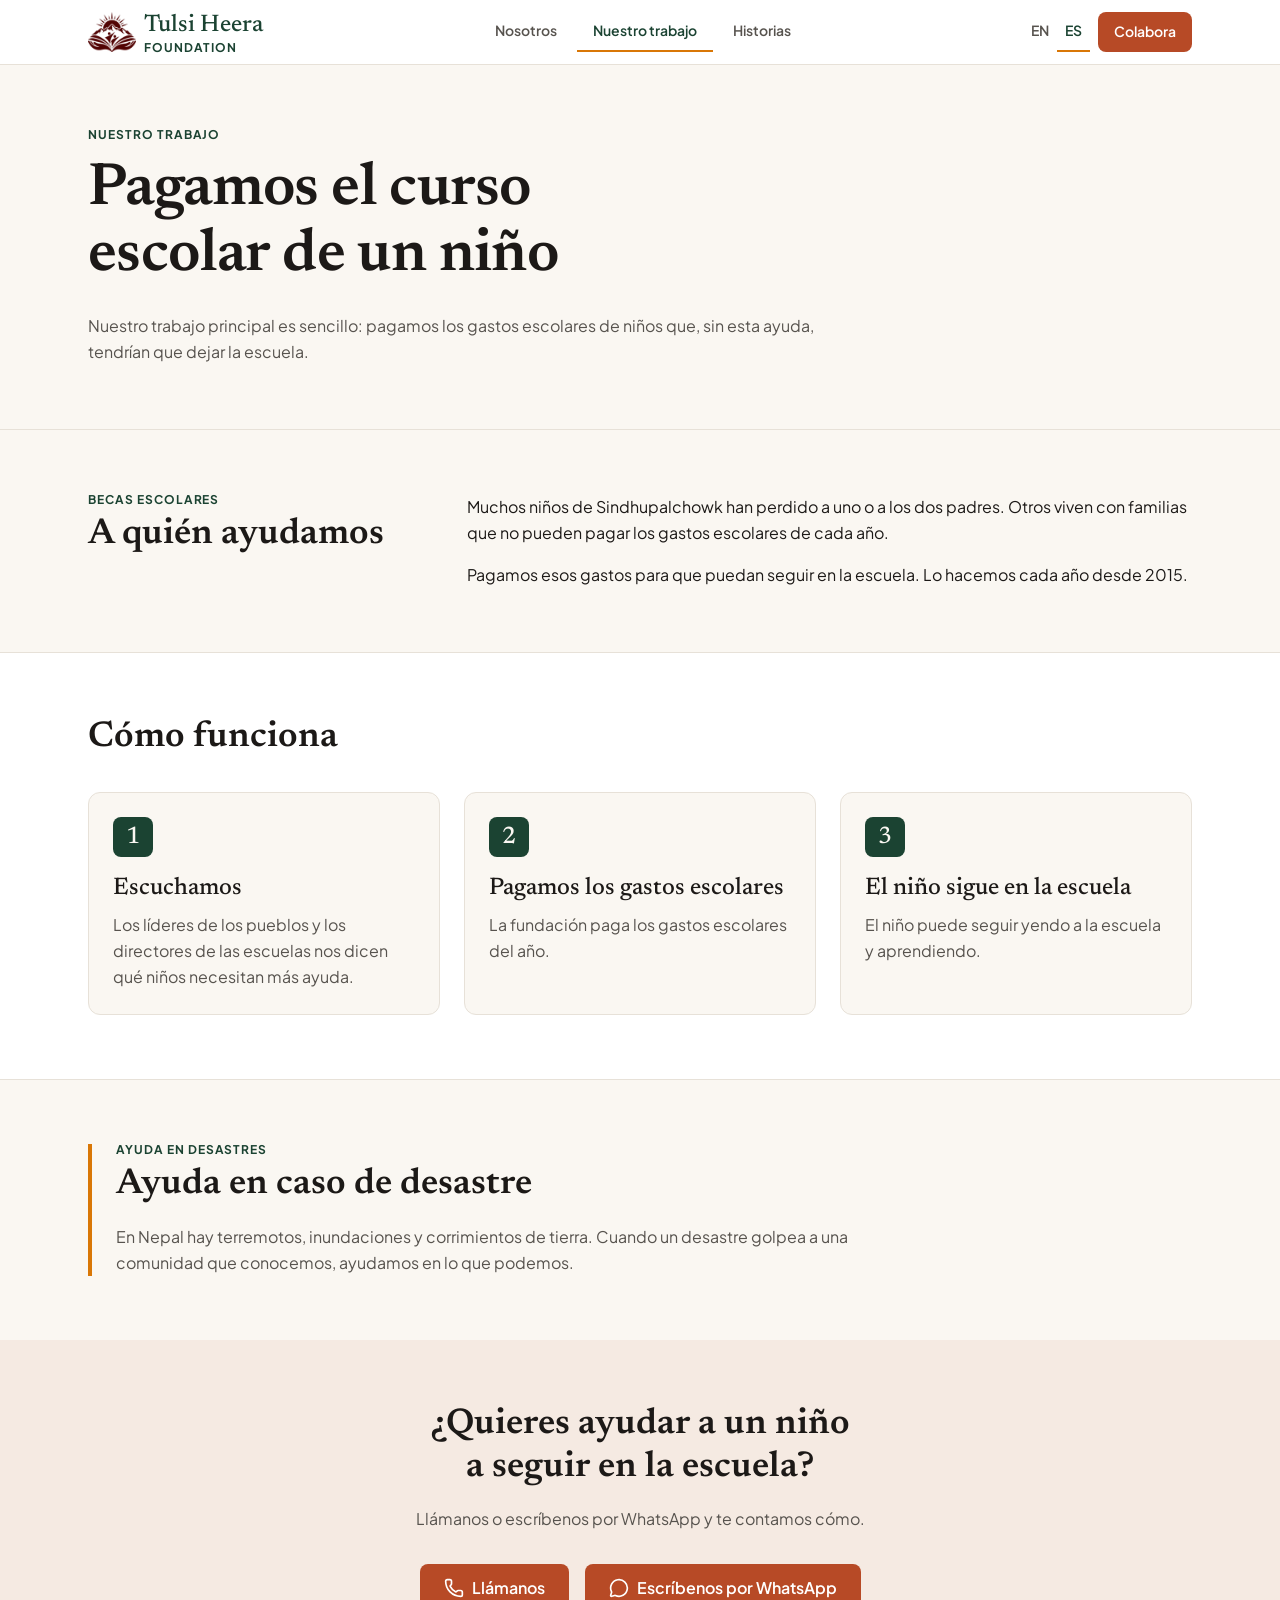
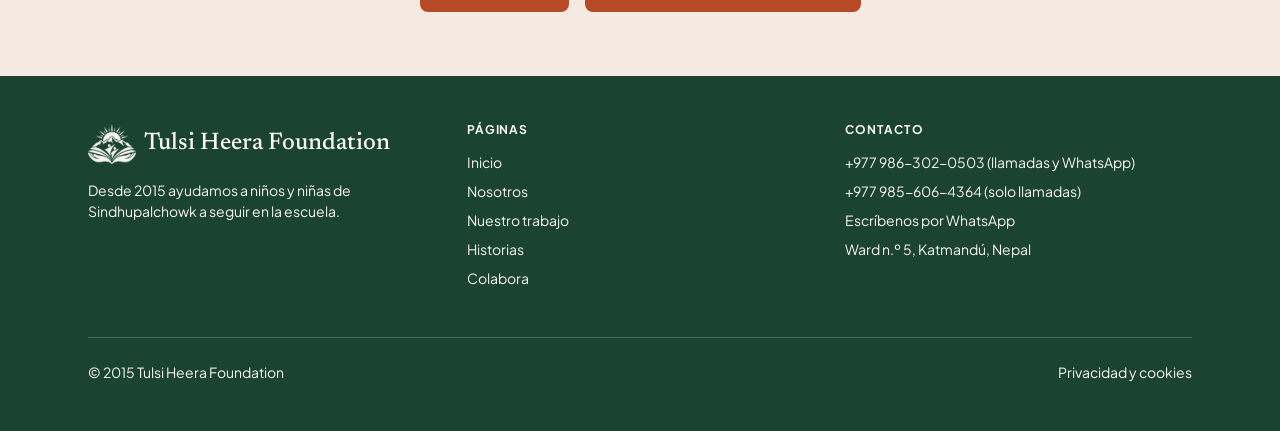
<file: es/our-work/index.html>
<!DOCTYPE html><html  lang="es-ES"><head><meta charset="utf-8"><meta name="viewport" content="width=device-width, initial-scale=1"><title>Nuestro trabajo · Tulsi Heera Foundation</title><link rel="stylesheet" href="/_nuxt/entry.vpAJERbC.css" crossorigin><link rel="preload" as="fetch" crossorigin="anonymous" href="/es/our-work/_payload.json?dbac3500-4c6e-4a06-83b3-8205ad1bfde9"><link rel="modulepreload" as="script" crossorigin href="/_nuxt/CFkzhW-g.js"><link rel="modulepreload" as="script" crossorigin href="/_nuxt/BNBrXGX6.js"><link rel="modulepreload" as="script" crossorigin href="/_nuxt/DeqOPYLn.js"><link rel="modulepreload" as="script" crossorigin href="/_nuxt/y1jnxrrk.js"><link rel="modulepreload" as="script" crossorigin href="/_nuxt/BLY7beaG.js"><link rel="modulepreload" as="script" crossorigin href="/_nuxt/DL7J1ZyP.js"><link rel="modulepreload" as="script" crossorigin href="/_nuxt/CpS9hkH4.js"><link rel="modulepreload" as="script" crossorigin href="/_nuxt/cxLxs2aw.js"><link rel="modulepreload" as="script" crossorigin href="/_nuxt/BZ3_dZTM.js"><link rel="modulepreload" as="script" crossorigin href="/_nuxt/DweNRcQ7.js"><script type="module" src="/_nuxt/CFkzhW-g.js" crossorigin></script><meta name="theme-color" content="#1b4332"><link rel="icon" type="image/png" href="/favicon.png"><link rel="apple-touch-icon" href="/apple-touch-icon.png"><link id="i18n-xd" rel="alternate" href="https://tulsiheerafoundation.com/our-work" hreflang="x-default"><link id="i18n-alt-en" rel="alternate" href="https://tulsiheerafoundation.com/our-work" hreflang="en"><link id="i18n-alt-en-US" rel="alternate" href="https://tulsiheerafoundation.com/our-work" hreflang="en-US"><link id="i18n-alt-es" rel="alternate" href="https://tulsiheerafoundation.com/es/our-work" hreflang="es"><link id="i18n-alt-es-ES" rel="alternate" href="https://tulsiheerafoundation.com/es/our-work" hreflang="es-ES"><link id="i18n-can" rel="canonical" href="https://tulsiheerafoundation.com/es/our-work"><meta id="i18n-og-url" property="og:url" content="https://tulsiheerafoundation.com/es/our-work"><meta id="i18n-og" property="og:locale" content="es_ES"><meta id="i18n-og-alt-en-US" property="og:locale:alternate" content="en_US"><meta name="description" content="Pagamos cada año los gastos escolares de niños y niñas de Sindhupalchowk (Nepal) que lo necesitan, y ayudamos cuando hay desastres."><meta property="og:title" content="Nuestro trabajo · Tulsi Heera Foundation"><meta property="og:description" content="Pagamos cada año los gastos escolares de niños y niñas de Sindhupalchowk (Nepal) que lo necesitan, y ayudamos cuando hay desastres."><meta property="og:type" content="website"><meta property="og:site_name" content="Tulsi Heera Foundation"><meta property="og:image" content="https://tulsiheerafoundation.com/og-image.jpg"><meta property="og:image:width" content="1200"><meta property="og:image:height" content="630"><meta property="og:image:alt" content="Logotipo de la Tulsi Heera Foundation"><meta name="twitter:card" content="summary_large_image"></head><body><div id="__nuxt"><!--[--><div></div><div class="flex min-h-dvh flex-col"><a href="#main" class="sr-only focus:not-sr-only focus:fixed focus:left-4 focus:top-4 focus:z-50 focus:rounded-lg focus:bg-surface-card focus:px-4 focus:py-2 focus:text-sm focus:font-semibold focus:text-brand-pine">Saltar al contenido principal</a><header class="sticky top-0 z-40 border-b bg-surface-card"><div class="mx-auto flex h-16 max-w-6xl items-center justify-between gap-2 px-4 sm:px-6"><a href="/es" class="flex min-w-0 items-center gap-2 rounded-lg" aria-label="Tulsi Heera Foundation, página de inicio"><img src="/logo-emblem.png" alt width="48" height="40" class="h-10 w-12 shrink-0"><span class="flex flex-col"><span class="type-subheading text-brand-pine">Tulsi Heera</span><span class="type-label text-brand-pine">Foundation</span></span></a><nav aria-label="Principal" class="hidden items-center gap-1 md:flex"><!--[--><a href="/es/about" class="flex h-10 items-center border-b-2 border-transparent px-3 text-sm font-semibold text-content-secondary transition-colors hover:text-brand-pine lg:px-4">Nosotros</a><a aria-current="page" href="/es/our-work" class="!border-brand-saffron !text-brand-pine router-link-exact-active flex h-10 items-center border-b-2 border-transparent px-3 text-sm font-semibold text-content-secondary transition-colors hover:text-brand-pine lg:px-4">Nuestro trabajo</a><a href="/es/stories" class="flex h-10 items-center border-b-2 border-transparent px-3 text-sm font-semibold text-content-secondary transition-colors hover:text-brand-pine lg:px-4">Historias</a><!--]--></nav><div class="flex shrink-0 items-center gap-2"><ul aria-label="Idioma" class="hidden items-center md:flex"><!--[--><li><a href="/our-work" class="flex h-10 items-center border-b-2 px-2 text-sm font-semibold transition-colors border-transparent text-content-secondary hover:text-brand-pine" hreflang="en"><span class="sr-only" lang="en">English</span><span aria-hidden="true">EN</span></a></li><li><a aria-current="true" href="/es/our-work" class="router-link-active router-link-exact-active flex h-10 items-center border-b-2 px-2 text-sm font-semibold transition-colors border-brand-saffron text-brand-pine" hreflang="es"><span class="sr-only" lang="es">Español</span><span aria-hidden="true">ES</span></a></li><!--]--></ul><a href="/es/support-us" class="inline-flex shrink-0 items-center justify-center gap-2 whitespace-nowrap rounded-lg font-semibold transition-colors h-10 px-4 text-sm bg-brand-give text-white hover:bg-brand-give-hover"><!--[-->Colabora<!--]--></a><button type="button" class="flex h-10 w-10 items-center justify-center rounded-lg text-brand-pine transition-colors hover:bg-brand-pine-subtle md:hidden" aria-label="Abrir menú" aria-expanded="false" aria-controls="mobile-menu"><svg xmlns="http://www.w3.org/2000/svg" width="24" height="24" viewBox="0 0 24 24" fill="none" stroke="currentColor" stroke-width="2" stroke-linecap="round" stroke-linejoin="round" aria-hidden="true" class="lucide lucide-menu-icon lucide-menu"><path d="M4 5h16"></path><path d="M4 12h16"></path><path d="M4 19h16"></path></svg></button></div></div><nav id="mobile-menu" aria-label="Principal" class="border-t md:hidden" style="display:none;"><ul class="mx-auto flex max-w-6xl flex-col px-4 py-2 sm:px-6"><!--[--><li><a href="/es/about" class="flex h-12 items-center rounded-lg border-l-2 border-transparent px-2 text-base font-semibold text-content-primary transition-colors hover:bg-brand-pine-subtle">Nosotros</a></li><li><a aria-current="page" href="/es/our-work" class="!border-brand-saffron bg-brand-pine-subtle !text-brand-pine router-link-exact-active flex h-12 items-center rounded-lg border-l-2 border-transparent px-2 text-base font-semibold text-content-primary transition-colors hover:bg-brand-pine-subtle">Nuestro trabajo</a></li><li><a href="/es/stories" class="flex h-12 items-center rounded-lg border-l-2 border-transparent px-2 text-base font-semibold text-content-primary transition-colors hover:bg-brand-pine-subtle">Historias</a></li><!--]--></ul><div class="mx-auto flex max-w-6xl items-center gap-2 border-t px-4 py-2 sm:px-6"><p id="mobile-language-label" class="type-label px-2 text-content-muted">Idioma</p><ul aria-labelledby="mobile-language-label" class="flex gap-1"><!--[--><li><a href="/our-work" class="flex h-12 items-center rounded-lg px-3 text-base font-semibold transition-colors hover:bg-brand-pine-subtle text-content-primary" lang="en" hreflang="en">English</a></li><li><a aria-current="true" href="/es/our-work" class="router-link-active router-link-exact-active flex h-12 items-center rounded-lg px-3 text-base font-semibold transition-colors hover:bg-brand-pine-subtle bg-brand-pine-subtle text-brand-pine" lang="es" hreflang="es">Español</a></li><!--]--></ul></div></nav></header><main id="main" tabindex="-1" class="flex-1 focus:outline-none"><!--[--><div><section class="border-b py-12 lg:py-16"><div class="mx-auto max-w-6xl px-4 sm:px-6"><p class="type-label text-brand-pine">Nuestro trabajo</p><h1 class="type-display mt-4 max-w-4xl">Pagamos el curso escolar de un niño</h1><p class="type-body mt-6 max-w-prose text-content-secondary">Nuestro trabajo principal es sencillo: pagamos los gastos escolares de niños que, sin esta ayuda, tendrían que dejar la escuela.</p></div></section><section id="scholarships" class="scroll-mt-16 py-12 lg:py-16"><div class="mx-auto grid max-w-6xl gap-8 px-4 sm:px-6 lg:grid-cols-3"><div class=""><p class="type-label text-brand-pine">Becas escolares</p><h2 class="type-heading mt-2">A quién ayudamos</h2><!----></div><div class="flex flex-col gap-4 max-w-prose lg:col-span-2"><!--[--><p class="type-body">Muchos niños de Sindhupalchowk han perdido a uno o a los dos padres. Otros viven con familias que no pueden pagar los gastos escolares de cada año.</p><p class="type-body">Pagamos esos gastos para que puedan seguir en la escuela. Lo hacemos cada año desde 2015.</p><!--]--></div></div></section><section class="border-y bg-surface-card py-12 lg:py-16"><div class="mx-auto max-w-6xl px-4 sm:px-6"><div class=""><!----><h2 class="type-heading">Cómo funciona</h2><!----></div><ol class="mt-8 grid gap-6 sm:grid-cols-3"><!--[--><li class="rounded-xl border bg-surface-page p-6"><span class="type-subheading flex h-10 w-10 items-center justify-center rounded-lg bg-brand-pine text-content-inverse" aria-hidden="true">1</span><h3 class="type-subheading mt-4">Escuchamos</h3><p class="type-body mt-2 text-content-secondary">Los líderes de los pueblos y los directores de las escuelas nos dicen qué niños necesitan más ayuda.</p></li><li class="rounded-xl border bg-surface-page p-6"><span class="type-subheading flex h-10 w-10 items-center justify-center rounded-lg bg-brand-pine text-content-inverse" aria-hidden="true">2</span><h3 class="type-subheading mt-4">Pagamos los gastos escolares</h3><p class="type-body mt-2 text-content-secondary">La fundación paga los gastos escolares del año.</p></li><li class="rounded-xl border bg-surface-page p-6"><span class="type-subheading flex h-10 w-10 items-center justify-center rounded-lg bg-brand-pine text-content-inverse" aria-hidden="true">3</span><h3 class="type-subheading mt-4">El niño sigue en la escuela</h3><p class="type-body mt-2 text-content-secondary">El niño puede seguir yendo a la escuela y aprendiendo.</p></li><!--]--></ol></div></section><section id="relief" class="scroll-mt-16 py-12 lg:py-16"><div class="mx-auto max-w-6xl px-4 sm:px-6"><div class="border-l-4 border-brand-saffron pl-6"><div class=""><p class="type-label text-brand-pine">Ayuda en desastres</p><h2 class="type-heading mt-2">Ayuda en caso de desastre</h2><p class="type-body mt-4 max-w-prose text-content-secondary">En Nepal hay terremotos, inundaciones y corrimientos de tierra. Cuando un desastre golpea a una comunidad que conocemos, ayudamos en lo que podemos.</p></div></div></div></section><section class="bg-brand-give-subtle py-12 lg:py-16"><div class="mx-auto max-w-6xl px-4 sm:px-6"><div class="mx-auto max-w-2xl text-center"><!----><h2 class="type-heading">¿Quieres ayudar a un niño a seguir en la escuela?</h2><p class="type-body mt-4 max-w-prose text-content-secondary mx-auto">Llámanos o escríbenos por WhatsApp y te contamos cómo.</p></div><div class="mt-8"><!--[--><div class="flex flex-col gap-4 sm:flex-row sm:justify-center"><a href="tel:+9779863020503" rel="noopener noreferrer" class="inline-flex shrink-0 items-center justify-center gap-2 whitespace-nowrap rounded-lg font-semibold transition-colors h-12 px-6 text-base bg-brand-give text-white hover:bg-brand-give-hover"><!--[--><svg xmlns="http://www.w3.org/2000/svg" width="20" height="20" viewBox="0 0 24 24" fill="none" stroke="currentColor" stroke-width="2" stroke-linecap="round" stroke-linejoin="round" aria-hidden="true" class="lucide lucide-phone-icon lucide-phone"><path d="M13.832 16.568a1 1 0 0 0 1.213-.303l.355-.465A2 2 0 0 1 17 15h3a2 2 0 0 1 2 2v3a2 2 0 0 1-2 2A18 18 0 0 1 2 4a2 2 0 0 1 2-2h3a2 2 0 0 1 2 2v3a2 2 0 0 1-.8 1.6l-.468.351a1 1 0 0 0-.292 1.233 14 14 0 0 0 6.392 6.384"></path></svg> Llámanos<!--]--></a><a href="https://wa.me/9779863020503?text=Hola%2C%20me%20gustar%C3%ADa%20colaborar%20con%20la%20Tulsi%20Heera%20Foundation." rel="noopener" target="_blank" class="inline-flex shrink-0 items-center justify-center gap-2 whitespace-nowrap rounded-lg font-semibold transition-colors h-12 px-6 text-base bg-brand-give text-white hover:bg-brand-give-hover"><!--[--><svg xmlns="http://www.w3.org/2000/svg" width="20" height="20" viewBox="0 0 24 24" fill="none" stroke="currentColor" stroke-width="2" stroke-linecap="round" stroke-linejoin="round" aria-hidden="true" class="lucide lucide-message-circle-icon lucide-message-circle"><path d="M2.992 16.342a2 2 0 0 1 .094 1.167l-1.065 3.29a1 1 0 0 0 1.236 1.168l3.413-.998a2 2 0 0 1 1.099.092 10 10 0 1 0-4.777-4.719"></path></svg> Escríbenos por WhatsApp<!--]--></a></div><!--]--></div></div></section></div><!--]--></main><footer class="bg-brand-pine py-12 text-content-inverse"><div class="mx-auto grid max-w-6xl gap-8 px-4 sm:px-6 md:grid-cols-3"><div><div class="flex items-center gap-2"><img src="/logo-emblem-inverse.png" alt="" width="48" height="40" class="h-10 w-12"><p class="type-subheading">Tulsi Heera Foundation</p></div><p class="type-small mt-4 max-w-xs">Desde 2015 ayudamos a niños y niñas de Sindhupalchowk a seguir en la escuela.</p></div><nav aria-label="Páginas"><h2 class="type-label">Páginas</h2><ul class="type-small mt-4 flex flex-col gap-2"><!--[--><li><a href="/es" class="rounded-lg underline-offset-4 hover:underline focus-visible:outline-brand-saffron">Inicio</a></li><li><a href="/es/about" class="rounded-lg underline-offset-4 hover:underline focus-visible:outline-brand-saffron">Nosotros</a></li><li><a aria-current="page" href="/es/our-work" class="router-link-active router-link-exact-active rounded-lg underline-offset-4 hover:underline focus-visible:outline-brand-saffron">Nuestro trabajo</a></li><li><a href="/es/stories" class="rounded-lg underline-offset-4 hover:underline focus-visible:outline-brand-saffron">Historias</a></li><li><a href="/es/support-us" class="rounded-lg underline-offset-4 hover:underline focus-visible:outline-brand-saffron">Colabora</a></li><!--]--></ul></nav><div><h2 class="type-label">Contacto</h2><ul class="type-small mt-4 flex flex-col gap-2"><!--[--><li><a href="tel:+9779863020503" class="rounded-lg underline-offset-4 hover:underline focus-visible:outline-brand-saffron">+977 986-302-0503</a> (llamadas y WhatsApp) </li><li><a href="tel:+9779856064364" class="rounded-lg underline-offset-4 hover:underline focus-visible:outline-brand-saffron">+977 985-606-4364</a> (solo llamadas) </li><!--]--><li><a href="https://wa.me/9779863020503?text=Hola%2C%20me%20gustar%C3%ADa%20colaborar%20con%20la%20Tulsi%20Heera%20Foundation." target="_blank" rel="noopener" class="rounded-lg underline-offset-4 hover:underline focus-visible:outline-brand-saffron">Escríbenos por WhatsApp</a></li><li>Ward n.º 5, Katmandú, Nepal</li></ul></div></div><div class="mx-auto mt-12 max-w-6xl px-4 sm:px-6"><div class="type-small flex flex-col items-start gap-2 border-t border-content-inverse/20 pt-6 sm:flex-row sm:justify-between"><p>© 2015 Tulsi Heera Foundation</p><a href="/es/privacy" class="rounded-lg underline-offset-4 hover:underline focus-visible:outline-brand-saffron">Privacidad y cookies</a></div></div></footer></div><!--]--></div><div id="teleports"></div><script>window.__NUXT__={};window.__NUXT__.config={public:{siteUrl:"https://tulsiheerafoundation.com",i18n:{baseUrl:"https://tulsiheerafoundation.com",defaultLocale:"en",rootRedirect:"",redirectStatusCode:302,skipSettingLocaleOnNavigate:false,locales:[{code:"en",language:"en-US",name:"English"},{code:"es",language:"es-ES",name:"Español"}],detectBrowserLanguage:false,experimental:{localeDetector:"",typedPages:true,typedOptionsAndMessages:false,alternateLinkCanonicalQueries:true,devCache:false,cacheLifetime:"",stripMessagesPayload:false,preload:false,strictSeo:false,nitroContextDetection:true,httpCacheDuration:10},domainLocales:{en:{domain:""},es:{domain:""}}}},app:{baseURL:"/",buildId:"dbac3500-4c6e-4a06-83b3-8205ad1bfde9",buildAssetsDir:"/_nuxt/",cdnURL:""}}</script><script type="application/json" data-nuxt-data="nuxt-app" data-ssr="true" id="__NUXT_DATA__" data-src="/es/our-work/_payload.json?dbac3500-4c6e-4a06-83b3-8205ad1bfde9">[{"state":1,"once":10,"_errors":11,"serverRendered":6,"path":13,"prerenderedAt":14},["Reactive",2],{"$si18n:cached-locale-configs":3,"$si18n:resolved-locale":9},{"en":4,"es":7},{"fallbacks":5,"cacheable":6},[],true,{"fallbacks":8,"cacheable":6},[],"es",["Set"],["ShallowReactive",12],{},"\u002Fes\u002Four-work",1795014899076]</script></body></html>
</file>
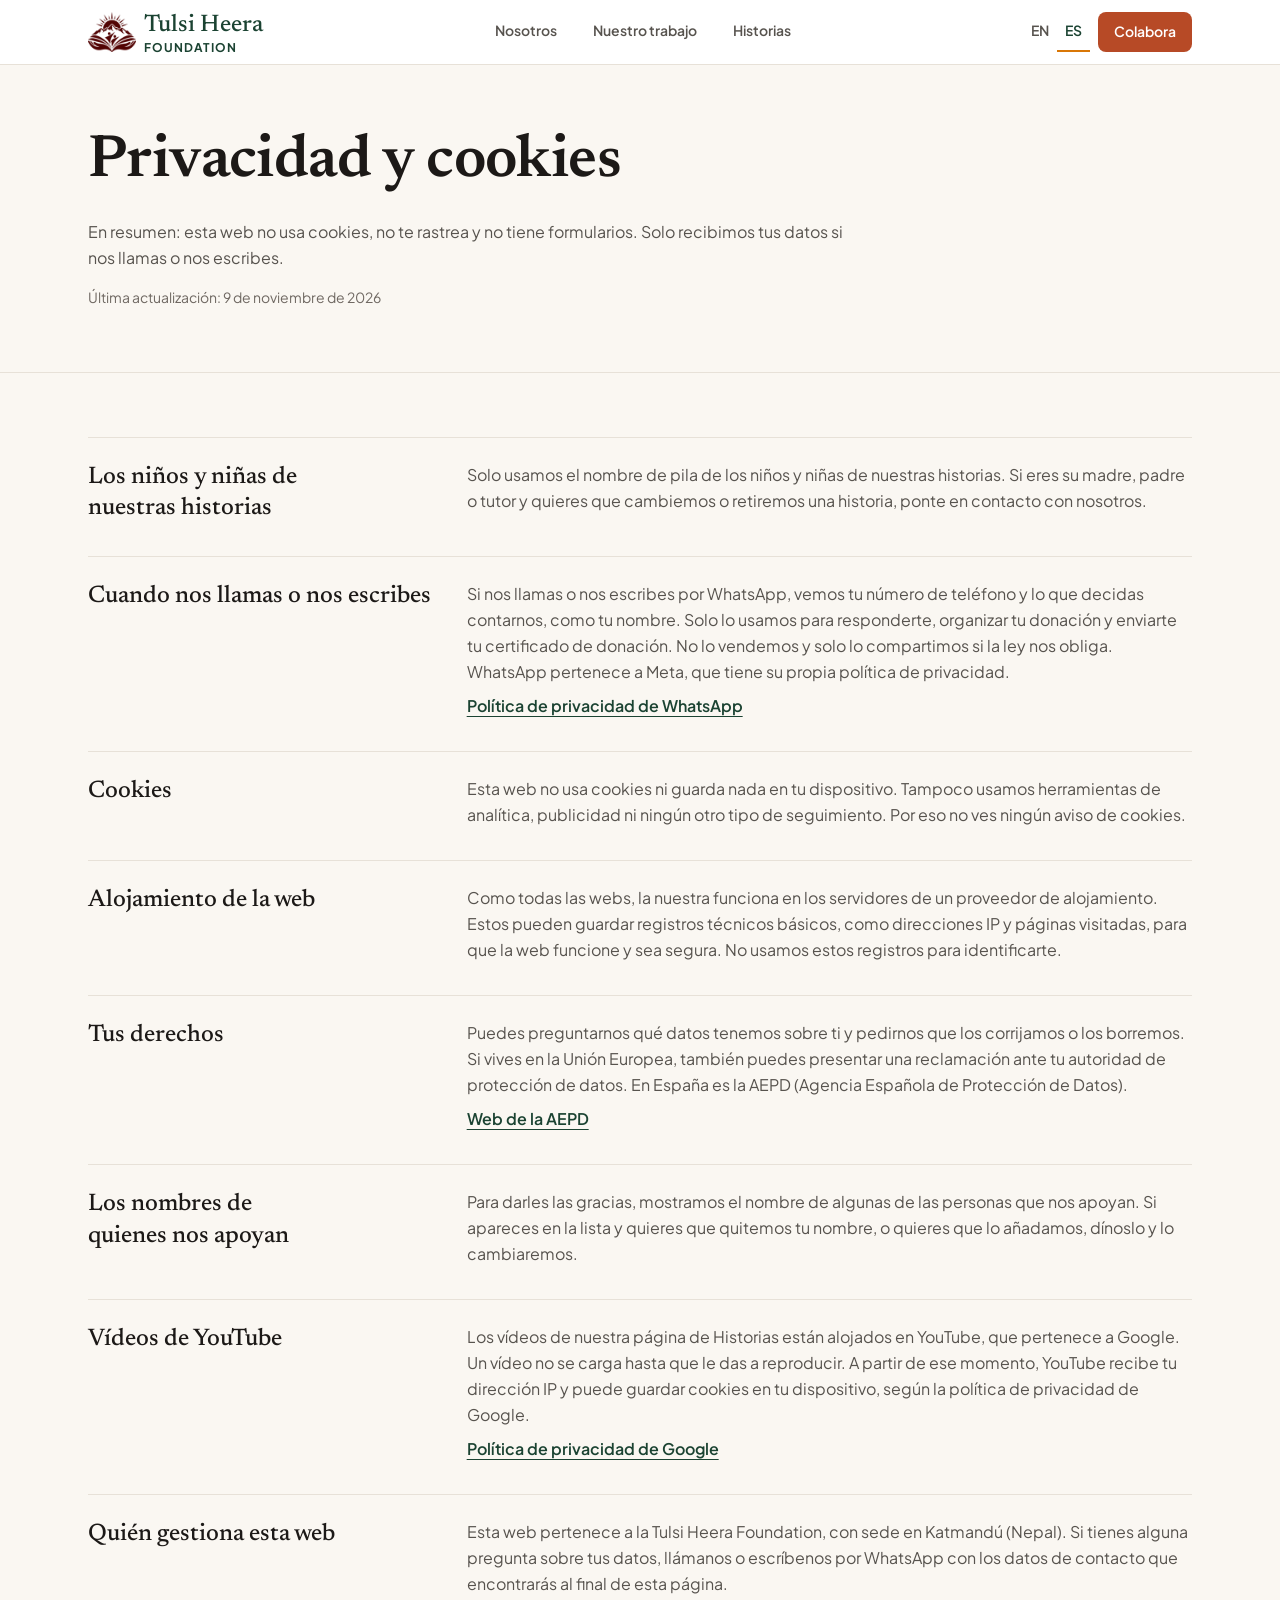
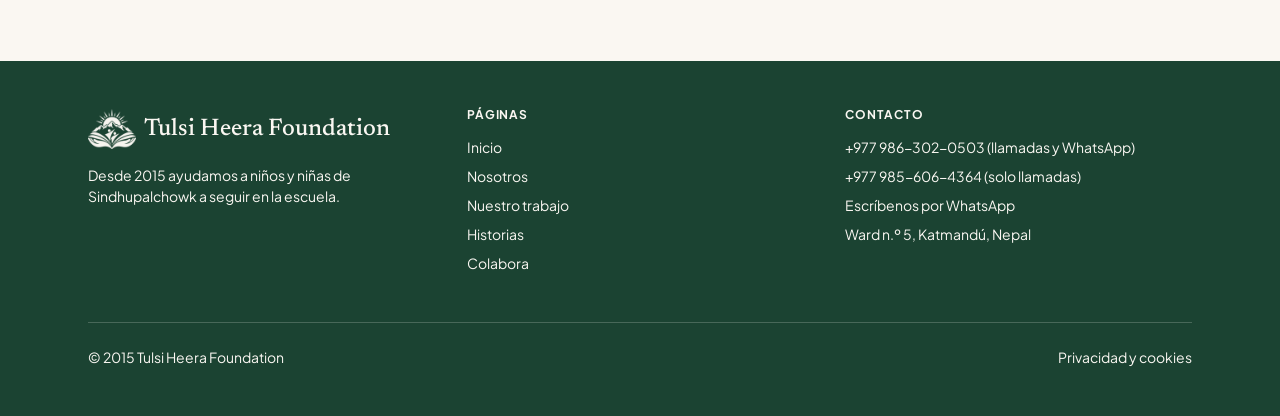
<file: es/privacy/index.html>
<!DOCTYPE html><html  lang="es-ES"><head><meta charset="utf-8"><meta name="viewport" content="width=device-width, initial-scale=1"><title>Privacidad y cookies · Tulsi Heera Foundation</title><link rel="stylesheet" href="/_nuxt/entry.vpAJERbC.css" crossorigin><link rel="preload" as="fetch" crossorigin="anonymous" href="/es/privacy/_payload.json?dbac3500-4c6e-4a06-83b3-8205ad1bfde9"><link rel="modulepreload" as="script" crossorigin href="/_nuxt/CFkzhW-g.js"><link rel="modulepreload" as="script" crossorigin href="/_nuxt/BNBrXGX6.js"><link rel="modulepreload" as="script" crossorigin href="/_nuxt/DeqOPYLn.js"><link rel="modulepreload" as="script" crossorigin href="/_nuxt/y1jnxrrk.js"><link rel="modulepreload" as="script" crossorigin href="/_nuxt/BLY7beaG.js"><link rel="modulepreload" as="script" crossorigin href="/_nuxt/YvQnsE6e.js"><link rel="modulepreload" as="script" crossorigin href="/_nuxt/DweNRcQ7.js"><script type="module" src="/_nuxt/CFkzhW-g.js" crossorigin></script><meta name="theme-color" content="#1b4332"><link rel="icon" type="image/png" href="/favicon.png"><link rel="apple-touch-icon" href="/apple-touch-icon.png"><link id="i18n-xd" rel="alternate" href="https://tulsiheerafoundation.com/privacy" hreflang="x-default"><link id="i18n-alt-en" rel="alternate" href="https://tulsiheerafoundation.com/privacy" hreflang="en"><link id="i18n-alt-en-US" rel="alternate" href="https://tulsiheerafoundation.com/privacy" hreflang="en-US"><link id="i18n-alt-es" rel="alternate" href="https://tulsiheerafoundation.com/es/privacy" hreflang="es"><link id="i18n-alt-es-ES" rel="alternate" href="https://tulsiheerafoundation.com/es/privacy" hreflang="es-ES"><link id="i18n-can" rel="canonical" href="https://tulsiheerafoundation.com/es/privacy"><meta id="i18n-og-url" property="og:url" content="https://tulsiheerafoundation.com/es/privacy"><meta id="i18n-og" property="og:locale" content="es_ES"><meta id="i18n-og-alt-en-US" property="og:locale:alternate" content="en_US"><meta name="description" content="Esta web no usa cookies ni te rastrea. Cómo tratamos tus datos cuando nos llamas o nos escribes por WhatsApp."><meta property="og:title" content="Privacidad y cookies · Tulsi Heera Foundation"><meta property="og:description" content="Esta web no usa cookies ni te rastrea. Cómo tratamos tus datos cuando nos llamas o nos escribes por WhatsApp."><meta property="og:type" content="website"><meta property="og:site_name" content="Tulsi Heera Foundation"><meta property="og:image" content="https://tulsiheerafoundation.com/og-image.jpg"><meta property="og:image:width" content="1200"><meta property="og:image:height" content="630"><meta property="og:image:alt" content="Logotipo de la Tulsi Heera Foundation"><meta name="twitter:card" content="summary_large_image"></head><body><div id="__nuxt"><!--[--><div></div><div class="flex min-h-dvh flex-col"><a href="#main" class="sr-only focus:not-sr-only focus:fixed focus:left-4 focus:top-4 focus:z-50 focus:rounded-lg focus:bg-surface-card focus:px-4 focus:py-2 focus:text-sm focus:font-semibold focus:text-brand-pine">Saltar al contenido principal</a><header class="sticky top-0 z-40 border-b bg-surface-card"><div class="mx-auto flex h-16 max-w-6xl items-center justify-between gap-2 px-4 sm:px-6"><a href="/es" class="flex min-w-0 items-center gap-2 rounded-lg" aria-label="Tulsi Heera Foundation, página de inicio"><img src="/logo-emblem.png" alt width="48" height="40" class="h-10 w-12 shrink-0"><span class="flex flex-col"><span class="type-subheading text-brand-pine">Tulsi Heera</span><span class="type-label text-brand-pine">Foundation</span></span></a><nav aria-label="Principal" class="hidden items-center gap-1 md:flex"><!--[--><a href="/es/about" class="flex h-10 items-center border-b-2 border-transparent px-3 text-sm font-semibold text-content-secondary transition-colors hover:text-brand-pine lg:px-4">Nosotros</a><a href="/es/our-work" class="flex h-10 items-center border-b-2 border-transparent px-3 text-sm font-semibold text-content-secondary transition-colors hover:text-brand-pine lg:px-4">Nuestro trabajo</a><a href="/es/stories" class="flex h-10 items-center border-b-2 border-transparent px-3 text-sm font-semibold text-content-secondary transition-colors hover:text-brand-pine lg:px-4">Historias</a><!--]--></nav><div class="flex shrink-0 items-center gap-2"><ul aria-label="Idioma" class="hidden items-center md:flex"><!--[--><li><a href="/privacy" class="flex h-10 items-center border-b-2 px-2 text-sm font-semibold transition-colors border-transparent text-content-secondary hover:text-brand-pine" hreflang="en"><span class="sr-only" lang="en">English</span><span aria-hidden="true">EN</span></a></li><li><a aria-current="true" href="/es/privacy" class="router-link-active router-link-exact-active flex h-10 items-center border-b-2 px-2 text-sm font-semibold transition-colors border-brand-saffron text-brand-pine" hreflang="es"><span class="sr-only" lang="es">Español</span><span aria-hidden="true">ES</span></a></li><!--]--></ul><a href="/es/support-us" class="inline-flex shrink-0 items-center justify-center gap-2 whitespace-nowrap rounded-lg font-semibold transition-colors h-10 px-4 text-sm bg-brand-give text-white hover:bg-brand-give-hover"><!--[-->Colabora<!--]--></a><button type="button" class="flex h-10 w-10 items-center justify-center rounded-lg text-brand-pine transition-colors hover:bg-brand-pine-subtle md:hidden" aria-label="Abrir menú" aria-expanded="false" aria-controls="mobile-menu"><svg xmlns="http://www.w3.org/2000/svg" width="24" height="24" viewBox="0 0 24 24" fill="none" stroke="currentColor" stroke-width="2" stroke-linecap="round" stroke-linejoin="round" aria-hidden="true" class="lucide lucide-menu-icon lucide-menu"><path d="M4 5h16"></path><path d="M4 12h16"></path><path d="M4 19h16"></path></svg></button></div></div><nav id="mobile-menu" aria-label="Principal" class="border-t md:hidden" style="display:none;"><ul class="mx-auto flex max-w-6xl flex-col px-4 py-2 sm:px-6"><!--[--><li><a href="/es/about" class="flex h-12 items-center rounded-lg border-l-2 border-transparent px-2 text-base font-semibold text-content-primary transition-colors hover:bg-brand-pine-subtle">Nosotros</a></li><li><a href="/es/our-work" class="flex h-12 items-center rounded-lg border-l-2 border-transparent px-2 text-base font-semibold text-content-primary transition-colors hover:bg-brand-pine-subtle">Nuestro trabajo</a></li><li><a href="/es/stories" class="flex h-12 items-center rounded-lg border-l-2 border-transparent px-2 text-base font-semibold text-content-primary transition-colors hover:bg-brand-pine-subtle">Historias</a></li><!--]--></ul><div class="mx-auto flex max-w-6xl items-center gap-2 border-t px-4 py-2 sm:px-6"><p id="mobile-language-label" class="type-label px-2 text-content-muted">Idioma</p><ul aria-labelledby="mobile-language-label" class="flex gap-1"><!--[--><li><a href="/privacy" class="flex h-12 items-center rounded-lg px-3 text-base font-semibold transition-colors hover:bg-brand-pine-subtle text-content-primary" lang="en" hreflang="en">English</a></li><li><a aria-current="true" href="/es/privacy" class="router-link-active router-link-exact-active flex h-12 items-center rounded-lg px-3 text-base font-semibold transition-colors hover:bg-brand-pine-subtle bg-brand-pine-subtle text-brand-pine" lang="es" hreflang="es">Español</a></li><!--]--></ul></div></nav></header><main id="main" tabindex="-1" class="flex-1 focus:outline-none"><!--[--><div><section class="border-b py-12 lg:py-16"><div class="mx-auto max-w-6xl px-4 sm:px-6"><h1 class="type-display max-w-4xl">Privacidad y cookies</h1><p class="type-body mt-6 max-w-prose text-content-secondary">En resumen: esta web no usa cookies, no te rastrea y no tiene formularios. Solo recibimos tus datos si nos llamas o nos escribes.</p><p class="type-small mt-4 text-content-muted">Última actualización: 9 de noviembre de 2026</p></div></section><section class="py-12 lg:py-16"><div class="mx-auto flex max-w-6xl flex-col gap-8 px-4 sm:px-6"><!--[--><div class="grid gap-2 border-t pt-6 lg:grid-cols-3 lg:gap-8"><h2 class="type-subheading">Los niños y niñas de nuestras historias</h2><div class="max-w-prose lg:col-span-2"><p class="type-body text-content-secondary">Solo usamos el nombre de pila de los niños y niñas de nuestras historias. Si eres su madre, padre o tutor y quieres que cambiemos o retiremos una historia, ponte en contacto con nosotros.</p><!----></div></div><div class="grid gap-2 border-t pt-6 lg:grid-cols-3 lg:gap-8"><h2 class="type-subheading">Cuando nos llamas o nos escribes</h2><div class="max-w-prose lg:col-span-2"><p class="type-body text-content-secondary">Si nos llamas o nos escribes por WhatsApp, vemos tu número de teléfono y lo que decidas contarnos, como tu nombre. Solo lo usamos para responderte, organizar tu donación y enviarte tu certificado de donación. No lo vendemos y solo lo compartimos si la ley nos obliga. WhatsApp pertenece a Meta, que tiene su propia política de privacidad.</p><p class="type-body mt-2"><a href="https://www.whatsapp.com/legal/privacy-policy" target="_blank" rel="noopener" class="rounded-lg font-semibold text-brand-pine underline underline-offset-4 hover:text-brand-pine-hover">Política de privacidad de WhatsApp</a></p></div></div><div class="grid gap-2 border-t pt-6 lg:grid-cols-3 lg:gap-8"><h2 class="type-subheading">Cookies</h2><div class="max-w-prose lg:col-span-2"><p class="type-body text-content-secondary">Esta web no usa cookies ni guarda nada en tu dispositivo. Tampoco usamos herramientas de analítica, publicidad ni ningún otro tipo de seguimiento. Por eso no ves ningún aviso de cookies.</p><!----></div></div><div class="grid gap-2 border-t pt-6 lg:grid-cols-3 lg:gap-8"><h2 class="type-subheading">Alojamiento de la web</h2><div class="max-w-prose lg:col-span-2"><p class="type-body text-content-secondary">Como todas las webs, la nuestra funciona en los servidores de un proveedor de alojamiento. Estos pueden guardar registros técnicos básicos, como direcciones IP y páginas visitadas, para que la web funcione y sea segura. No usamos estos registros para identificarte.</p><!----></div></div><div class="grid gap-2 border-t pt-6 lg:grid-cols-3 lg:gap-8"><h2 class="type-subheading">Tus derechos</h2><div class="max-w-prose lg:col-span-2"><p class="type-body text-content-secondary">Puedes preguntarnos qué datos tenemos sobre ti y pedirnos que los corrijamos o los borremos. Si vives en la Unión Europea, también puedes presentar una reclamación ante tu autoridad de protección de datos. En España es la AEPD (Agencia Española de Protección de Datos).</p><p class="type-body mt-2"><a href="https://www.aepd.es" target="_blank" rel="noopener" class="rounded-lg font-semibold text-brand-pine underline underline-offset-4 hover:text-brand-pine-hover">Web de la AEPD</a></p></div></div><div class="grid gap-2 border-t pt-6 lg:grid-cols-3 lg:gap-8"><h2 class="type-subheading">Los nombres de quienes nos apoyan</h2><div class="max-w-prose lg:col-span-2"><p class="type-body text-content-secondary">Para darles las gracias, mostramos el nombre de algunas de las personas que nos apoyan. Si apareces en la lista y quieres que quitemos tu nombre, o quieres que lo añadamos, dínoslo y lo cambiaremos.</p><!----></div></div><div class="grid gap-2 border-t pt-6 lg:grid-cols-3 lg:gap-8"><h2 class="type-subheading">Vídeos de YouTube</h2><div class="max-w-prose lg:col-span-2"><p class="type-body text-content-secondary">Los vídeos de nuestra página de Historias están alojados en YouTube, que pertenece a Google. Un vídeo no se carga hasta que le das a reproducir. A partir de ese momento, YouTube recibe tu dirección IP y puede guardar cookies en tu dispositivo, según la política de privacidad de Google.</p><p class="type-body mt-2"><a href="https://policies.google.com/privacy" target="_blank" rel="noopener" class="rounded-lg font-semibold text-brand-pine underline underline-offset-4 hover:text-brand-pine-hover">Política de privacidad de Google</a></p></div></div><div class="grid gap-2 border-t pt-6 lg:grid-cols-3 lg:gap-8"><h2 class="type-subheading">Quién gestiona esta web</h2><div class="max-w-prose lg:col-span-2"><p class="type-body text-content-secondary">Esta web pertenece a la Tulsi Heera Foundation, con sede en Katmandú (Nepal). Si tienes alguna pregunta sobre tus datos, llámanos o escríbenos por WhatsApp con los datos de contacto que encontrarás al final de esta página.</p><!----></div></div><!--]--></div></section></div><!--]--></main><footer class="bg-brand-pine py-12 text-content-inverse"><div class="mx-auto grid max-w-6xl gap-8 px-4 sm:px-6 md:grid-cols-3"><div><div class="flex items-center gap-2"><img src="/logo-emblem-inverse.png" alt="" width="48" height="40" class="h-10 w-12"><p class="type-subheading">Tulsi Heera Foundation</p></div><p class="type-small mt-4 max-w-xs">Desde 2015 ayudamos a niños y niñas de Sindhupalchowk a seguir en la escuela.</p></div><nav aria-label="Páginas"><h2 class="type-label">Páginas</h2><ul class="type-small mt-4 flex flex-col gap-2"><!--[--><li><a href="/es" class="rounded-lg underline-offset-4 hover:underline focus-visible:outline-brand-saffron">Inicio</a></li><li><a href="/es/about" class="rounded-lg underline-offset-4 hover:underline focus-visible:outline-brand-saffron">Nosotros</a></li><li><a href="/es/our-work" class="rounded-lg underline-offset-4 hover:underline focus-visible:outline-brand-saffron">Nuestro trabajo</a></li><li><a href="/es/stories" class="rounded-lg underline-offset-4 hover:underline focus-visible:outline-brand-saffron">Historias</a></li><li><a href="/es/support-us" class="rounded-lg underline-offset-4 hover:underline focus-visible:outline-brand-saffron">Colabora</a></li><!--]--></ul></nav><div><h2 class="type-label">Contacto</h2><ul class="type-small mt-4 flex flex-col gap-2"><!--[--><li><a href="tel:+9779863020503" class="rounded-lg underline-offset-4 hover:underline focus-visible:outline-brand-saffron">+977 986-302-0503</a> (llamadas y WhatsApp) </li><li><a href="tel:+9779856064364" class="rounded-lg underline-offset-4 hover:underline focus-visible:outline-brand-saffron">+977 985-606-4364</a> (solo llamadas) </li><!--]--><li><a href="https://wa.me/9779863020503?text=Hola%2C%20me%20gustar%C3%ADa%20colaborar%20con%20la%20Tulsi%20Heera%20Foundation." target="_blank" rel="noopener" class="rounded-lg underline-offset-4 hover:underline focus-visible:outline-brand-saffron">Escríbenos por WhatsApp</a></li><li>Ward n.º 5, Katmandú, Nepal</li></ul></div></div><div class="mx-auto mt-12 max-w-6xl px-4 sm:px-6"><div class="type-small flex flex-col items-start gap-2 border-t border-content-inverse/20 pt-6 sm:flex-row sm:justify-between"><p>© 2015 Tulsi Heera Foundation</p><a aria-current="page" href="/es/privacy" class="router-link-active router-link-exact-active rounded-lg underline-offset-4 hover:underline focus-visible:outline-brand-saffron">Privacidad y cookies</a></div></div></footer></div><!--]--></div><div id="teleports"></div><script>window.__NUXT__={};window.__NUXT__.config={public:{siteUrl:"https://tulsiheerafoundation.com",i18n:{baseUrl:"https://tulsiheerafoundation.com",defaultLocale:"en",rootRedirect:"",redirectStatusCode:302,skipSettingLocaleOnNavigate:false,locales:[{code:"en",language:"en-US",name:"English"},{code:"es",language:"es-ES",name:"Español"}],detectBrowserLanguage:false,experimental:{localeDetector:"",typedPages:true,typedOptionsAndMessages:false,alternateLinkCanonicalQueries:true,devCache:false,cacheLifetime:"",stripMessagesPayload:false,preload:false,strictSeo:false,nitroContextDetection:true,httpCacheDuration:10},domainLocales:{en:{domain:""},es:{domain:""}}}},app:{baseURL:"/",buildId:"dbac3500-4c6e-4a06-83b3-8205ad1bfde9",buildAssetsDir:"/_nuxt/",cdnURL:""}}</script><script type="application/json" data-nuxt-data="nuxt-app" data-ssr="true" id="__NUXT_DATA__" data-src="/es/privacy/_payload.json?dbac3500-4c6e-4a06-83b3-8205ad1bfde9">[{"state":1,"once":10,"_errors":11,"serverRendered":6,"path":13,"prerenderedAt":14},["Reactive",2],{"$si18n:cached-locale-configs":3,"$si18n:resolved-locale":9},{"en":4,"es":7},{"fallbacks":5,"cacheable":6},[],true,{"fallbacks":8,"cacheable":6},[],"es",["Set"],["ShallowReactive",12],{},"\u002Fes\u002Fprivacy",1795014899082]</script></body></html>
</file>
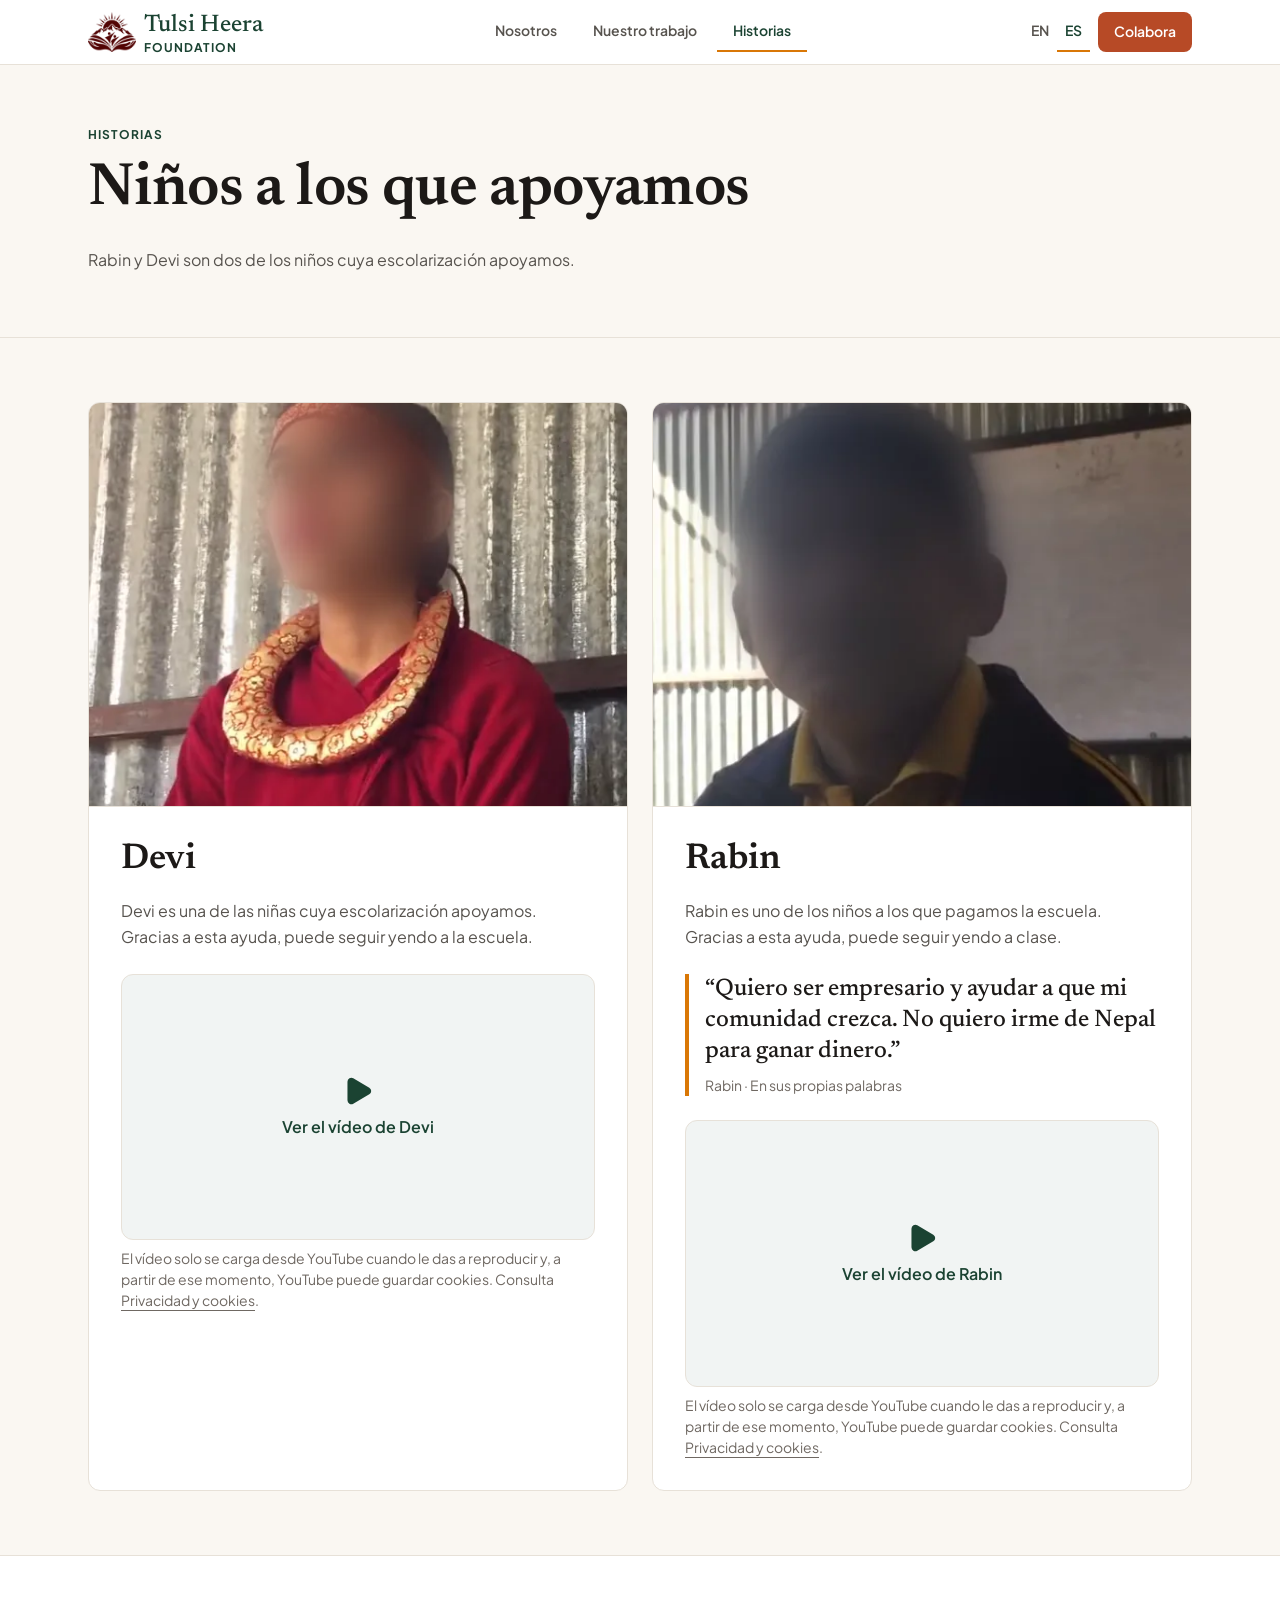
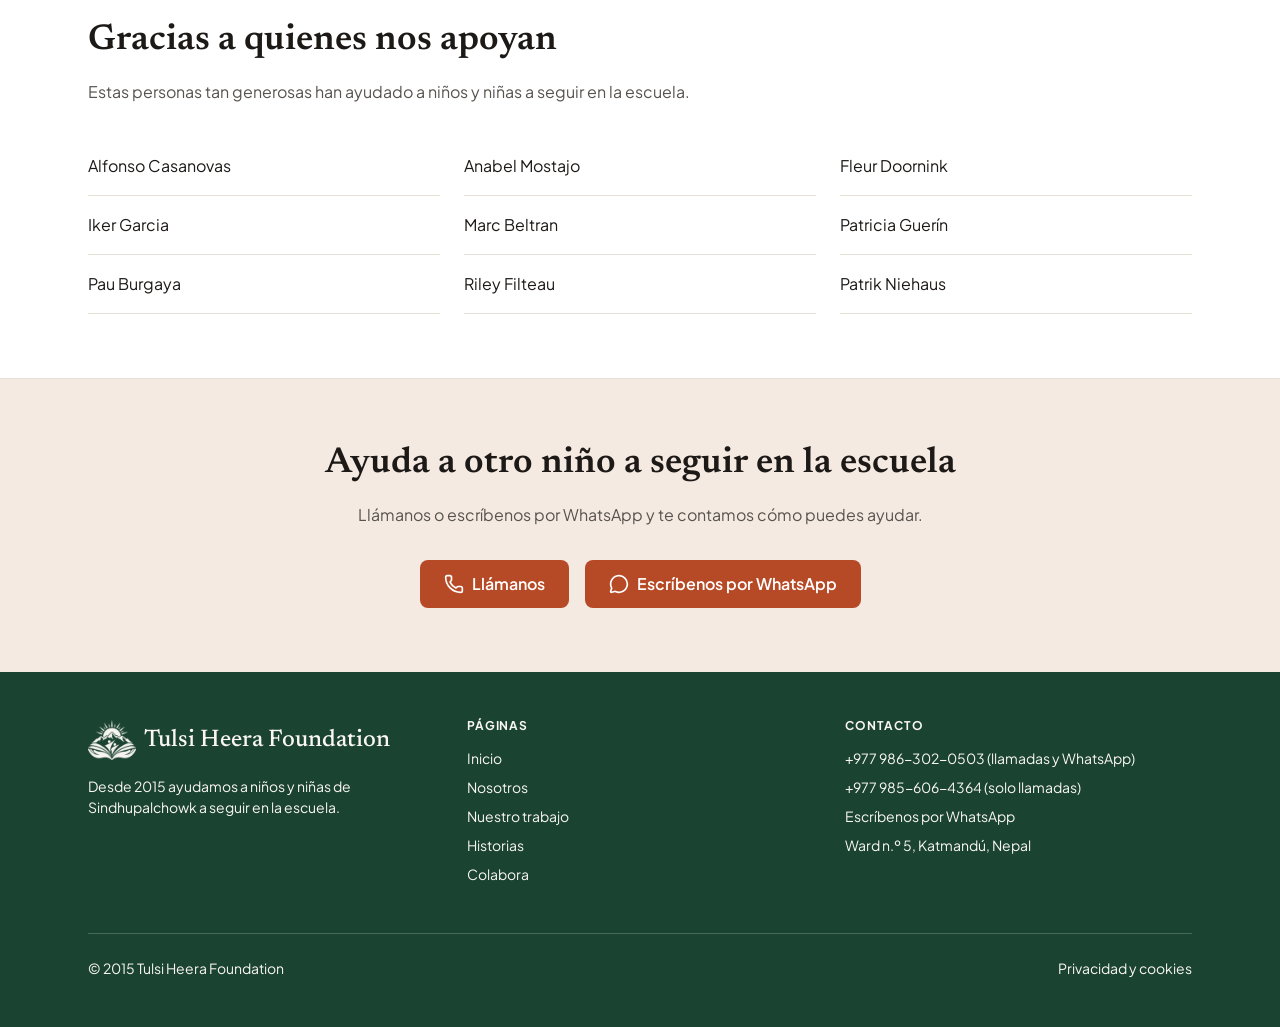
<file: es/stories/index.html>
<!DOCTYPE html><html  lang="es-ES"><head><meta charset="utf-8"><meta name="viewport" content="width=device-width, initial-scale=1"><title>Historias · Tulsi Heera Foundation</title><link rel="stylesheet" href="/_nuxt/entry.vpAJERbC.css" crossorigin><link rel="preload" as="fetch" crossorigin="anonymous" href="/es/stories/_payload.json?dbac3500-4c6e-4a06-83b3-8205ad1bfde9"><link rel="modulepreload" as="script" crossorigin href="/_nuxt/CFkzhW-g.js"><link rel="modulepreload" as="script" crossorigin href="/_nuxt/BNBrXGX6.js"><link rel="modulepreload" as="script" crossorigin href="/_nuxt/DeqOPYLn.js"><link rel="modulepreload" as="script" crossorigin href="/_nuxt/y1jnxrrk.js"><link rel="modulepreload" as="script" crossorigin href="/_nuxt/BLY7beaG.js"><link rel="modulepreload" as="script" crossorigin href="/_nuxt/B2oupNIH.js"><link rel="modulepreload" as="script" crossorigin href="/_nuxt/BBHIyukm.js"><link rel="modulepreload" as="script" crossorigin href="/_nuxt/CpS9hkH4.js"><link rel="modulepreload" as="script" crossorigin href="/_nuxt/BZ3_dZTM.js"><link rel="modulepreload" as="script" crossorigin href="/_nuxt/DweNRcQ7.js"><script type="module" src="/_nuxt/CFkzhW-g.js" crossorigin></script><meta name="theme-color" content="#1b4332"><link rel="icon" type="image/png" href="/favicon.png"><link rel="apple-touch-icon" href="/apple-touch-icon.png"><link id="i18n-xd" rel="alternate" href="https://tulsiheerafoundation.com/stories" hreflang="x-default"><link id="i18n-alt-en" rel="alternate" href="https://tulsiheerafoundation.com/stories" hreflang="en"><link id="i18n-alt-en-US" rel="alternate" href="https://tulsiheerafoundation.com/stories" hreflang="en-US"><link id="i18n-alt-es" rel="alternate" href="https://tulsiheerafoundation.com/es/stories" hreflang="es"><link id="i18n-alt-es-ES" rel="alternate" href="https://tulsiheerafoundation.com/es/stories" hreflang="es-ES"><link id="i18n-can" rel="canonical" href="https://tulsiheerafoundation.com/es/stories"><meta id="i18n-og-url" property="og:url" content="https://tulsiheerafoundation.com/es/stories"><meta id="i18n-og" property="og:locale" content="es_ES"><meta id="i18n-og-alt-en-US" property="og:locale:alternate" content="en_US"><meta name="description" content="Conoce a Rabin y a Devi, dos de los niños cuya escolarización apoya la Tulsi Heera Foundation."><meta property="og:title" content="Historias · Tulsi Heera Foundation"><meta property="og:description" content="Conoce a Rabin y a Devi, dos de los niños cuya escolarización apoya la Tulsi Heera Foundation."><meta property="og:type" content="website"><meta property="og:site_name" content="Tulsi Heera Foundation"><meta property="og:image" content="https://tulsiheerafoundation.com/og-image.jpg"><meta property="og:image:width" content="1200"><meta property="og:image:height" content="630"><meta property="og:image:alt" content="Logotipo de la Tulsi Heera Foundation"><meta name="twitter:card" content="summary_large_image"></head><body><div id="__nuxt"><!--[--><div></div><div class="flex min-h-dvh flex-col"><a href="#main" class="sr-only focus:not-sr-only focus:fixed focus:left-4 focus:top-4 focus:z-50 focus:rounded-lg focus:bg-surface-card focus:px-4 focus:py-2 focus:text-sm focus:font-semibold focus:text-brand-pine">Saltar al contenido principal</a><header class="sticky top-0 z-40 border-b bg-surface-card"><div class="mx-auto flex h-16 max-w-6xl items-center justify-between gap-2 px-4 sm:px-6"><a href="/es" class="flex min-w-0 items-center gap-2 rounded-lg" aria-label="Tulsi Heera Foundation, página de inicio"><img src="/logo-emblem.png" alt width="48" height="40" class="h-10 w-12 shrink-0"><span class="flex flex-col"><span class="type-subheading text-brand-pine">Tulsi Heera</span><span class="type-label text-brand-pine">Foundation</span></span></a><nav aria-label="Principal" class="hidden items-center gap-1 md:flex"><!--[--><a href="/es/about" class="flex h-10 items-center border-b-2 border-transparent px-3 text-sm font-semibold text-content-secondary transition-colors hover:text-brand-pine lg:px-4">Nosotros</a><a href="/es/our-work" class="flex h-10 items-center border-b-2 border-transparent px-3 text-sm font-semibold text-content-secondary transition-colors hover:text-brand-pine lg:px-4">Nuestro trabajo</a><a aria-current="page" href="/es/stories" class="!border-brand-saffron !text-brand-pine router-link-exact-active flex h-10 items-center border-b-2 border-transparent px-3 text-sm font-semibold text-content-secondary transition-colors hover:text-brand-pine lg:px-4">Historias</a><!--]--></nav><div class="flex shrink-0 items-center gap-2"><ul aria-label="Idioma" class="hidden items-center md:flex"><!--[--><li><a href="/stories" class="flex h-10 items-center border-b-2 px-2 text-sm font-semibold transition-colors border-transparent text-content-secondary hover:text-brand-pine" hreflang="en"><span class="sr-only" lang="en">English</span><span aria-hidden="true">EN</span></a></li><li><a aria-current="true" href="/es/stories" class="router-link-active router-link-exact-active flex h-10 items-center border-b-2 px-2 text-sm font-semibold transition-colors border-brand-saffron text-brand-pine" hreflang="es"><span class="sr-only" lang="es">Español</span><span aria-hidden="true">ES</span></a></li><!--]--></ul><a href="/es/support-us" class="inline-flex shrink-0 items-center justify-center gap-2 whitespace-nowrap rounded-lg font-semibold transition-colors h-10 px-4 text-sm bg-brand-give text-white hover:bg-brand-give-hover"><!--[-->Colabora<!--]--></a><button type="button" class="flex h-10 w-10 items-center justify-center rounded-lg text-brand-pine transition-colors hover:bg-brand-pine-subtle md:hidden" aria-label="Abrir menú" aria-expanded="false" aria-controls="mobile-menu"><svg xmlns="http://www.w3.org/2000/svg" width="24" height="24" viewBox="0 0 24 24" fill="none" stroke="currentColor" stroke-width="2" stroke-linecap="round" stroke-linejoin="round" aria-hidden="true" class="lucide lucide-menu-icon lucide-menu"><path d="M4 5h16"></path><path d="M4 12h16"></path><path d="M4 19h16"></path></svg></button></div></div><nav id="mobile-menu" aria-label="Principal" class="border-t md:hidden" style="display:none;"><ul class="mx-auto flex max-w-6xl flex-col px-4 py-2 sm:px-6"><!--[--><li><a href="/es/about" class="flex h-12 items-center rounded-lg border-l-2 border-transparent px-2 text-base font-semibold text-content-primary transition-colors hover:bg-brand-pine-subtle">Nosotros</a></li><li><a href="/es/our-work" class="flex h-12 items-center rounded-lg border-l-2 border-transparent px-2 text-base font-semibold text-content-primary transition-colors hover:bg-brand-pine-subtle">Nuestro trabajo</a></li><li><a aria-current="page" href="/es/stories" class="!border-brand-saffron bg-brand-pine-subtle !text-brand-pine router-link-exact-active flex h-12 items-center rounded-lg border-l-2 border-transparent px-2 text-base font-semibold text-content-primary transition-colors hover:bg-brand-pine-subtle">Historias</a></li><!--]--></ul><div class="mx-auto flex max-w-6xl items-center gap-2 border-t px-4 py-2 sm:px-6"><p id="mobile-language-label" class="type-label px-2 text-content-muted">Idioma</p><ul aria-labelledby="mobile-language-label" class="flex gap-1"><!--[--><li><a href="/stories" class="flex h-12 items-center rounded-lg px-3 text-base font-semibold transition-colors hover:bg-brand-pine-subtle text-content-primary" lang="en" hreflang="en">English</a></li><li><a aria-current="true" href="/es/stories" class="router-link-active router-link-exact-active flex h-12 items-center rounded-lg px-3 text-base font-semibold transition-colors hover:bg-brand-pine-subtle bg-brand-pine-subtle text-brand-pine" lang="es" hreflang="es">Español</a></li><!--]--></ul></div></nav></header><main id="main" tabindex="-1" class="flex-1 focus:outline-none"><!--[--><div><section class="border-b py-12 lg:py-16"><div class="mx-auto max-w-6xl px-4 sm:px-6"><p class="type-label text-brand-pine">Historias</p><h1 class="type-display mt-4 max-w-4xl">Niños a los que apoyamos</h1><p class="type-body mt-6 max-w-prose text-content-secondary">Rabin y Devi son dos de los niños cuya escolarización apoyamos.</p></div></section><section class="py-12 lg:py-16"><div class="mx-auto grid max-w-6xl gap-6 px-4 sm:px-6 md:grid-cols-2"><!--[--><article class="flex flex-col overflow-hidden rounded-xl border bg-surface-card"><img src="/images/stories/devi.webp" alt="Devi con un vestido rojo y un collar dorado. Su cara está difuminada para proteger su privacidad." width="560" height="420" loading="lazy" class="aspect-4/3 w-full border-b object-cover object-center"><div class="flex flex-1 flex-col p-6 lg:p-8"><h2 class="type-heading">Devi</h2><p class="type-body mt-4 text-content-secondary">Devi es una de las niñas cuya escolarización apoyamos. Gracias a esta ayuda, puede seguir yendo a la escuela.</p><!----><div class="mt-6"><!--[--><button type="button" class="flex aspect-video w-full flex-col items-center justify-center gap-2 rounded-xl border bg-brand-pine-subtle text-brand-pine transition-colors hover:border-brand-pine"><svg xmlns="http://www.w3.org/2000/svg" width="32" height="32" viewBox="0 0 24 24" fill="currentColor" stroke="currentColor" stroke-width="1.8" stroke-linecap="round" stroke-linejoin="round" aria-hidden="true" class="lucide lucide-play-icon lucide-play"><path d="M5 5a2 2 0 0 1 3.008-1.728l11.997 6.998a2 2 0 0 1 .003 3.458l-12 7A2 2 0 0 1 5 19z"></path></svg><span class="text-base font-semibold">Ver el vídeo de Devi</span></button><p class="type-small mt-2 text-content-muted">El vídeo solo se carga desde YouTube cuando le das a reproducir y, a partir de ese momento, YouTube puede guardar cookies. Consulta <!--[--><a href="/es/privacy" class="rounded-lg underline underline-offset-4 hover:text-brand-pine">Privacidad y cookies</a><!--]-->.</p><!--]--></div></div></article><article class="flex flex-col overflow-hidden rounded-xl border bg-surface-card"><img src="/images/stories/rabin.webp" alt="Rabin con su uniforme escolar. Su cara está difuminada para proteger su privacidad." width="560" height="420" loading="lazy" class="aspect-4/3 w-full border-b object-cover object-center"><div class="flex flex-1 flex-col p-6 lg:p-8"><h2 class="type-heading">Rabin</h2><p class="type-body mt-4 text-content-secondary">Rabin es uno de los niños a los que pagamos la escuela. Gracias a esta ayuda, puede seguir yendo a clase.</p><figure class="mt-6 border-l-4 border-brand-saffron pl-4"><blockquote class="type-subheading"> “Quiero ser empresario y ayudar a que mi comunidad crezca. No quiero irme de Nepal para ganar dinero.” </blockquote><figcaption class="type-small mt-2 text-content-muted">Rabin · En sus propias palabras</figcaption></figure><div class="mt-6"><!--[--><button type="button" class="flex aspect-video w-full flex-col items-center justify-center gap-2 rounded-xl border bg-brand-pine-subtle text-brand-pine transition-colors hover:border-brand-pine"><svg xmlns="http://www.w3.org/2000/svg" width="32" height="32" viewBox="0 0 24 24" fill="currentColor" stroke="currentColor" stroke-width="1.8" stroke-linecap="round" stroke-linejoin="round" aria-hidden="true" class="lucide lucide-play-icon lucide-play"><path d="M5 5a2 2 0 0 1 3.008-1.728l11.997 6.998a2 2 0 0 1 .003 3.458l-12 7A2 2 0 0 1 5 19z"></path></svg><span class="text-base font-semibold">Ver el vídeo de Rabin</span></button><p class="type-small mt-2 text-content-muted">El vídeo solo se carga desde YouTube cuando le das a reproducir y, a partir de ese momento, YouTube puede guardar cookies. Consulta <!--[--><a href="/es/privacy" class="rounded-lg underline underline-offset-4 hover:text-brand-pine">Privacidad y cookies</a><!--]-->.</p><!--]--></div></div></article><!--]--></div></section><section class="border-y bg-surface-card py-12 lg:py-16"><div class="mx-auto max-w-6xl px-4 sm:px-6"><div class=""><!----><h2 class="type-heading">Gracias a quienes nos apoyan</h2><p class="type-body mt-4 max-w-prose text-content-secondary">Estas personas tan generosas han ayudado a niños y niñas a seguir en la escuela.</p></div><ul class="mt-8 grid gap-x-6 sm:grid-cols-2 lg:grid-cols-3"><!--[--><li class="type-body border-b py-4">Alfonso Casanovas</li><li class="type-body border-b py-4">Anabel Mostajo</li><li class="type-body border-b py-4">Fleur Doornink</li><li class="type-body border-b py-4">Iker Garcia</li><li class="type-body border-b py-4">Marc Beltran</li><li class="type-body border-b py-4">Patricia Guerín</li><li class="type-body border-b py-4">Pau Burgaya</li><li class="type-body border-b py-4">Riley Filteau</li><li class="type-body border-b py-4">Patrik Niehaus</li><!--]--></ul></div></section><section class="bg-brand-give-subtle py-12 lg:py-16"><div class="mx-auto max-w-6xl px-4 sm:px-6"><div class="mx-auto max-w-2xl text-center"><!----><h2 class="type-heading">Ayuda a otro niño a seguir en la escuela</h2><p class="type-body mt-4 max-w-prose text-content-secondary mx-auto">Llámanos o escríbenos por WhatsApp y te contamos cómo puedes ayudar.</p></div><div class="mt-8"><!--[--><div class="flex flex-col gap-4 sm:flex-row sm:justify-center"><a href="tel:+9779863020503" rel="noopener noreferrer" class="inline-flex shrink-0 items-center justify-center gap-2 whitespace-nowrap rounded-lg font-semibold transition-colors h-12 px-6 text-base bg-brand-give text-white hover:bg-brand-give-hover"><!--[--><svg xmlns="http://www.w3.org/2000/svg" width="20" height="20" viewBox="0 0 24 24" fill="none" stroke="currentColor" stroke-width="2" stroke-linecap="round" stroke-linejoin="round" aria-hidden="true" class="lucide lucide-phone-icon lucide-phone"><path d="M13.832 16.568a1 1 0 0 0 1.213-.303l.355-.465A2 2 0 0 1 17 15h3a2 2 0 0 1 2 2v3a2 2 0 0 1-2 2A18 18 0 0 1 2 4a2 2 0 0 1 2-2h3a2 2 0 0 1 2 2v3a2 2 0 0 1-.8 1.6l-.468.351a1 1 0 0 0-.292 1.233 14 14 0 0 0 6.392 6.384"></path></svg> Llámanos<!--]--></a><a href="https://wa.me/9779863020503?text=Hola%2C%20me%20gustar%C3%ADa%20colaborar%20con%20la%20Tulsi%20Heera%20Foundation." rel="noopener" target="_blank" class="inline-flex shrink-0 items-center justify-center gap-2 whitespace-nowrap rounded-lg font-semibold transition-colors h-12 px-6 text-base bg-brand-give text-white hover:bg-brand-give-hover"><!--[--><svg xmlns="http://www.w3.org/2000/svg" width="20" height="20" viewBox="0 0 24 24" fill="none" stroke="currentColor" stroke-width="2" stroke-linecap="round" stroke-linejoin="round" aria-hidden="true" class="lucide lucide-message-circle-icon lucide-message-circle"><path d="M2.992 16.342a2 2 0 0 1 .094 1.167l-1.065 3.29a1 1 0 0 0 1.236 1.168l3.413-.998a2 2 0 0 1 1.099.092 10 10 0 1 0-4.777-4.719"></path></svg> Escríbenos por WhatsApp<!--]--></a></div><!--]--></div></div></section></div><!--]--></main><footer class="bg-brand-pine py-12 text-content-inverse"><div class="mx-auto grid max-w-6xl gap-8 px-4 sm:px-6 md:grid-cols-3"><div><div class="flex items-center gap-2"><img src="/logo-emblem-inverse.png" alt="" width="48" height="40" class="h-10 w-12"><p class="type-subheading">Tulsi Heera Foundation</p></div><p class="type-small mt-4 max-w-xs">Desde 2015 ayudamos a niños y niñas de Sindhupalchowk a seguir en la escuela.</p></div><nav aria-label="Páginas"><h2 class="type-label">Páginas</h2><ul class="type-small mt-4 flex flex-col gap-2"><!--[--><li><a href="/es" class="rounded-lg underline-offset-4 hover:underline focus-visible:outline-brand-saffron">Inicio</a></li><li><a href="/es/about" class="rounded-lg underline-offset-4 hover:underline focus-visible:outline-brand-saffron">Nosotros</a></li><li><a href="/es/our-work" class="rounded-lg underline-offset-4 hover:underline focus-visible:outline-brand-saffron">Nuestro trabajo</a></li><li><a aria-current="page" href="/es/stories" class="router-link-active router-link-exact-active rounded-lg underline-offset-4 hover:underline focus-visible:outline-brand-saffron">Historias</a></li><li><a href="/es/support-us" class="rounded-lg underline-offset-4 hover:underline focus-visible:outline-brand-saffron">Colabora</a></li><!--]--></ul></nav><div><h2 class="type-label">Contacto</h2><ul class="type-small mt-4 flex flex-col gap-2"><!--[--><li><a href="tel:+9779863020503" class="rounded-lg underline-offset-4 hover:underline focus-visible:outline-brand-saffron">+977 986-302-0503</a> (llamadas y WhatsApp) </li><li><a href="tel:+9779856064364" class="rounded-lg underline-offset-4 hover:underline focus-visible:outline-brand-saffron">+977 985-606-4364</a> (solo llamadas) </li><!--]--><li><a href="https://wa.me/9779863020503?text=Hola%2C%20me%20gustar%C3%ADa%20colaborar%20con%20la%20Tulsi%20Heera%20Foundation." target="_blank" rel="noopener" class="rounded-lg underline-offset-4 hover:underline focus-visible:outline-brand-saffron">Escríbenos por WhatsApp</a></li><li>Ward n.º 5, Katmandú, Nepal</li></ul></div></div><div class="mx-auto mt-12 max-w-6xl px-4 sm:px-6"><div class="type-small flex flex-col items-start gap-2 border-t border-content-inverse/20 pt-6 sm:flex-row sm:justify-between"><p>© 2015 Tulsi Heera Foundation</p><a href="/es/privacy" class="rounded-lg underline-offset-4 hover:underline focus-visible:outline-brand-saffron">Privacidad y cookies</a></div></div></footer></div><!--]--></div><div id="teleports"></div><script>window.__NUXT__={};window.__NUXT__.config={public:{siteUrl:"https://tulsiheerafoundation.com",i18n:{baseUrl:"https://tulsiheerafoundation.com",defaultLocale:"en",rootRedirect:"",redirectStatusCode:302,skipSettingLocaleOnNavigate:false,locales:[{code:"en",language:"en-US",name:"English"},{code:"es",language:"es-ES",name:"Español"}],detectBrowserLanguage:false,experimental:{localeDetector:"",typedPages:true,typedOptionsAndMessages:false,alternateLinkCanonicalQueries:true,devCache:false,cacheLifetime:"",stripMessagesPayload:false,preload:false,strictSeo:false,nitroContextDetection:true,httpCacheDuration:10},domainLocales:{en:{domain:""},es:{domain:""}}}},app:{baseURL:"/",buildId:"dbac3500-4c6e-4a06-83b3-8205ad1bfde9",buildAssetsDir:"/_nuxt/",cdnURL:""}}</script><script type="application/json" data-nuxt-data="nuxt-app" data-ssr="true" id="__NUXT_DATA__" data-src="/es/stories/_payload.json?dbac3500-4c6e-4a06-83b3-8205ad1bfde9">[{"state":1,"once":10,"_errors":11,"serverRendered":6,"path":13,"prerenderedAt":14},["Reactive",2],{"$si18n:cached-locale-configs":3,"$si18n:resolved-locale":9},{"en":4,"es":7},{"fallbacks":5,"cacheable":6},[],true,{"fallbacks":8,"cacheable":6},[],"es",["Set"],["ShallowReactive",12],{},"\u002Fes\u002Fstories",1795014899085]</script></body></html>
</file>
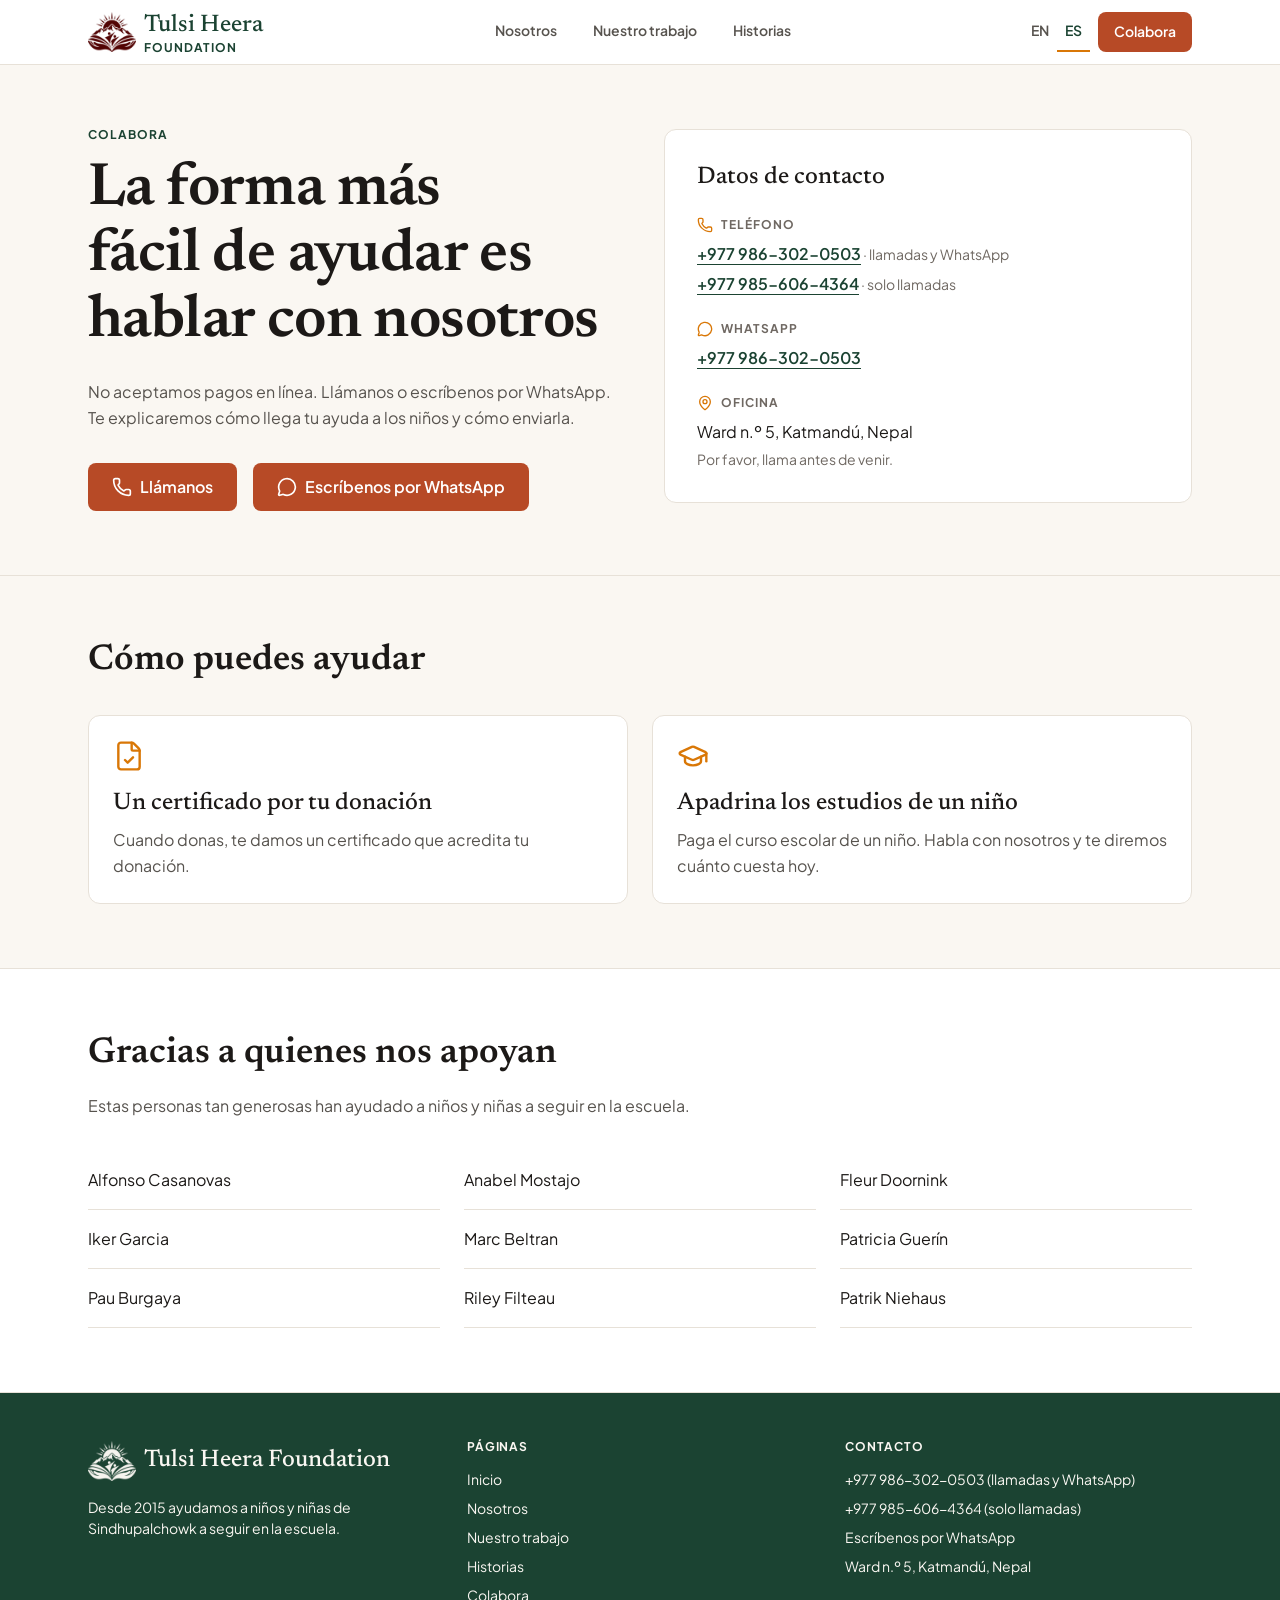
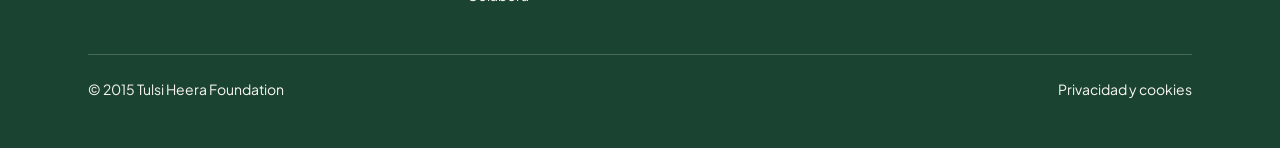
<file: es/support-us/index.html>
<!DOCTYPE html><html  lang="es-ES"><head><meta charset="utf-8"><meta name="viewport" content="width=device-width, initial-scale=1"><title>Colabora · Tulsi Heera Foundation</title><link rel="stylesheet" href="/_nuxt/entry.vpAJERbC.css" crossorigin><link rel="preload" as="fetch" crossorigin="anonymous" href="/es/support-us/_payload.json?dbac3500-4c6e-4a06-83b3-8205ad1bfde9"><link rel="modulepreload" as="script" crossorigin href="/_nuxt/CFkzhW-g.js"><link rel="modulepreload" as="script" crossorigin href="/_nuxt/BNBrXGX6.js"><link rel="modulepreload" as="script" crossorigin href="/_nuxt/DeqOPYLn.js"><link rel="modulepreload" as="script" crossorigin href="/_nuxt/y1jnxrrk.js"><link rel="modulepreload" as="script" crossorigin href="/_nuxt/BLY7beaG.js"><link rel="modulepreload" as="script" crossorigin href="/_nuxt/Dl6q39GE.js"><link rel="modulepreload" as="script" crossorigin href="/_nuxt/CpS9hkH4.js"><link rel="modulepreload" as="script" crossorigin href="/_nuxt/BBHIyukm.js"><link rel="modulepreload" as="script" crossorigin href="/_nuxt/DweNRcQ7.js"><link rel="modulepreload" as="script" crossorigin href="/_nuxt/TdvpJAOx.js"><script type="module" src="/_nuxt/CFkzhW-g.js" crossorigin></script><meta name="theme-color" content="#1b4332"><link rel="icon" type="image/png" href="/favicon.png"><link rel="apple-touch-icon" href="/apple-touch-icon.png"><link id="i18n-xd" rel="alternate" href="https://tulsiheerafoundation.com/support-us" hreflang="x-default"><link id="i18n-alt-en" rel="alternate" href="https://tulsiheerafoundation.com/support-us" hreflang="en"><link id="i18n-alt-en-US" rel="alternate" href="https://tulsiheerafoundation.com/support-us" hreflang="en-US"><link id="i18n-alt-es" rel="alternate" href="https://tulsiheerafoundation.com/es/support-us" hreflang="es"><link id="i18n-alt-es-ES" rel="alternate" href="https://tulsiheerafoundation.com/es/support-us" hreflang="es-ES"><link id="i18n-can" rel="canonical" href="https://tulsiheerafoundation.com/es/support-us"><meta id="i18n-og-url" property="og:url" content="https://tulsiheerafoundation.com/es/support-us"><meta id="i18n-og" property="og:locale" content="es_ES"><meta id="i18n-og-alt-en-US" property="og:locale:alternate" content="en_US"><meta name="description" content="Llama o escribe por WhatsApp a la Tulsi Heera Foundation para ayudar a un niño de Nepal a seguir en la escuela."><meta property="og:title" content="Colabora · Tulsi Heera Foundation"><meta property="og:description" content="Llama o escribe por WhatsApp a la Tulsi Heera Foundation para ayudar a un niño de Nepal a seguir en la escuela."><meta property="og:type" content="website"><meta property="og:site_name" content="Tulsi Heera Foundation"><meta property="og:image" content="https://tulsiheerafoundation.com/og-image.jpg"><meta property="og:image:width" content="1200"><meta property="og:image:height" content="630"><meta property="og:image:alt" content="Logotipo de la Tulsi Heera Foundation"><meta name="twitter:card" content="summary_large_image"></head><body><div id="__nuxt"><!--[--><div></div><div class="flex min-h-dvh flex-col"><a href="#main" class="sr-only focus:not-sr-only focus:fixed focus:left-4 focus:top-4 focus:z-50 focus:rounded-lg focus:bg-surface-card focus:px-4 focus:py-2 focus:text-sm focus:font-semibold focus:text-brand-pine">Saltar al contenido principal</a><header class="sticky top-0 z-40 border-b bg-surface-card"><div class="mx-auto flex h-16 max-w-6xl items-center justify-between gap-2 px-4 sm:px-6"><a href="/es" class="flex min-w-0 items-center gap-2 rounded-lg" aria-label="Tulsi Heera Foundation, página de inicio"><img src="/logo-emblem.png" alt width="48" height="40" class="h-10 w-12 shrink-0"><span class="flex flex-col"><span class="type-subheading text-brand-pine">Tulsi Heera</span><span class="type-label text-brand-pine">Foundation</span></span></a><nav aria-label="Principal" class="hidden items-center gap-1 md:flex"><!--[--><a href="/es/about" class="flex h-10 items-center border-b-2 border-transparent px-3 text-sm font-semibold text-content-secondary transition-colors hover:text-brand-pine lg:px-4">Nosotros</a><a href="/es/our-work" class="flex h-10 items-center border-b-2 border-transparent px-3 text-sm font-semibold text-content-secondary transition-colors hover:text-brand-pine lg:px-4">Nuestro trabajo</a><a href="/es/stories" class="flex h-10 items-center border-b-2 border-transparent px-3 text-sm font-semibold text-content-secondary transition-colors hover:text-brand-pine lg:px-4">Historias</a><!--]--></nav><div class="flex shrink-0 items-center gap-2"><ul aria-label="Idioma" class="hidden items-center md:flex"><!--[--><li><a href="/support-us" class="flex h-10 items-center border-b-2 px-2 text-sm font-semibold transition-colors border-transparent text-content-secondary hover:text-brand-pine" hreflang="en"><span class="sr-only" lang="en">English</span><span aria-hidden="true">EN</span></a></li><li><a aria-current="true" href="/es/support-us" class="router-link-active router-link-exact-active flex h-10 items-center border-b-2 px-2 text-sm font-semibold transition-colors border-brand-saffron text-brand-pine" hreflang="es"><span class="sr-only" lang="es">Español</span><span aria-hidden="true">ES</span></a></li><!--]--></ul><a aria-current="page" href="/es/support-us" class="router-link-active router-link-exact-active inline-flex shrink-0 items-center justify-center gap-2 whitespace-nowrap rounded-lg font-semibold transition-colors h-10 px-4 text-sm bg-brand-give text-white hover:bg-brand-give-hover"><!--[-->Colabora<!--]--></a><button type="button" class="flex h-10 w-10 items-center justify-center rounded-lg text-brand-pine transition-colors hover:bg-brand-pine-subtle md:hidden" aria-label="Abrir menú" aria-expanded="false" aria-controls="mobile-menu"><svg xmlns="http://www.w3.org/2000/svg" width="24" height="24" viewBox="0 0 24 24" fill="none" stroke="currentColor" stroke-width="2" stroke-linecap="round" stroke-linejoin="round" aria-hidden="true" class="lucide lucide-menu-icon lucide-menu"><path d="M4 5h16"></path><path d="M4 12h16"></path><path d="M4 19h16"></path></svg></button></div></div><nav id="mobile-menu" aria-label="Principal" class="border-t md:hidden" style="display:none;"><ul class="mx-auto flex max-w-6xl flex-col px-4 py-2 sm:px-6"><!--[--><li><a href="/es/about" class="flex h-12 items-center rounded-lg border-l-2 border-transparent px-2 text-base font-semibold text-content-primary transition-colors hover:bg-brand-pine-subtle">Nosotros</a></li><li><a href="/es/our-work" class="flex h-12 items-center rounded-lg border-l-2 border-transparent px-2 text-base font-semibold text-content-primary transition-colors hover:bg-brand-pine-subtle">Nuestro trabajo</a></li><li><a href="/es/stories" class="flex h-12 items-center rounded-lg border-l-2 border-transparent px-2 text-base font-semibold text-content-primary transition-colors hover:bg-brand-pine-subtle">Historias</a></li><!--]--></ul><div class="mx-auto flex max-w-6xl items-center gap-2 border-t px-4 py-2 sm:px-6"><p id="mobile-language-label" class="type-label px-2 text-content-muted">Idioma</p><ul aria-labelledby="mobile-language-label" class="flex gap-1"><!--[--><li><a href="/support-us" class="flex h-12 items-center rounded-lg px-3 text-base font-semibold transition-colors hover:bg-brand-pine-subtle text-content-primary" lang="en" hreflang="en">English</a></li><li><a aria-current="true" href="/es/support-us" class="router-link-active router-link-exact-active flex h-12 items-center rounded-lg px-3 text-base font-semibold transition-colors hover:bg-brand-pine-subtle bg-brand-pine-subtle text-brand-pine" lang="es" hreflang="es">Español</a></li><!--]--></ul></div></nav></header><main id="main" tabindex="-1" class="flex-1 focus:outline-none"><!--[--><div><section class="border-b py-12 lg:py-16"><div class="mx-auto grid max-w-6xl items-start gap-12 px-4 sm:px-6 lg:grid-cols-2"><div><p class="type-label text-brand-pine">Colabora</p><h1 class="type-display mt-4">La forma más fácil de ayudar es hablar con nosotros</h1><p class="type-body mt-6 max-w-prose text-content-secondary">No aceptamos pagos en línea. Llámanos o escríbenos por WhatsApp. Te explicaremos cómo llega tu ayuda a los niños y cómo enviarla.</p><div class="flex flex-col gap-4 sm:flex-row mt-8"><a href="tel:+9779863020503" rel="noopener noreferrer" class="inline-flex shrink-0 items-center justify-center gap-2 whitespace-nowrap rounded-lg font-semibold transition-colors h-12 px-6 text-base bg-brand-give text-white hover:bg-brand-give-hover"><!--[--><svg xmlns="http://www.w3.org/2000/svg" width="20" height="20" viewBox="0 0 24 24" fill="none" stroke="currentColor" stroke-width="2" stroke-linecap="round" stroke-linejoin="round" aria-hidden="true" class="lucide lucide-phone-icon lucide-phone"><path d="M13.832 16.568a1 1 0 0 0 1.213-.303l.355-.465A2 2 0 0 1 17 15h3a2 2 0 0 1 2 2v3a2 2 0 0 1-2 2A18 18 0 0 1 2 4a2 2 0 0 1 2-2h3a2 2 0 0 1 2 2v3a2 2 0 0 1-.8 1.6l-.468.351a1 1 0 0 0-.292 1.233 14 14 0 0 0 6.392 6.384"></path></svg> Llámanos<!--]--></a><a href="https://wa.me/9779863020503?text=Hola%2C%20me%20gustar%C3%ADa%20colaborar%20con%20la%20Tulsi%20Heera%20Foundation." rel="noopener" target="_blank" class="inline-flex shrink-0 items-center justify-center gap-2 whitespace-nowrap rounded-lg font-semibold transition-colors h-12 px-6 text-base bg-brand-give text-white hover:bg-brand-give-hover"><!--[--><svg xmlns="http://www.w3.org/2000/svg" width="20" height="20" viewBox="0 0 24 24" fill="none" stroke="currentColor" stroke-width="2" stroke-linecap="round" stroke-linejoin="round" aria-hidden="true" class="lucide lucide-message-circle-icon lucide-message-circle"><path d="M2.992 16.342a2 2 0 0 1 .094 1.167l-1.065 3.29a1 1 0 0 0 1.236 1.168l3.413-.998a2 2 0 0 1 1.099.092 10 10 0 1 0-4.777-4.719"></path></svg> Escríbenos por WhatsApp<!--]--></a></div></div><div class="rounded-xl border bg-surface-card p-6 lg:p-8"><h2 class="type-subheading">Datos de contacto</h2><dl class="mt-6 flex flex-col gap-6"><div><dt class="type-label flex items-center gap-2 text-content-muted"><svg xmlns="http://www.w3.org/2000/svg" width="16" height="16" viewBox="0 0 24 24" fill="none" stroke="currentColor" stroke-width="2" stroke-linecap="round" stroke-linejoin="round" class="lucide shrink-0 text-brand-saffron lucide-phone-icon lucide-phone shrink-0 text-brand-saffron" aria-hidden="true"><path d="M13.832 16.568a1 1 0 0 0 1.213-.303l.355-.465A2 2 0 0 1 17 15h3a2 2 0 0 1 2 2v3a2 2 0 0 1-2 2A18 18 0 0 1 2 4a2 2 0 0 1 2-2h3a2 2 0 0 1 2 2v3a2 2 0 0 1-.8 1.6l-.468.351a1 1 0 0 0-.292 1.233 14 14 0 0 0 6.392 6.384"></path></svg> Teléfono</dt><!--[--><dd class="type-body mt-2"><a href="tel:+9779863020503" class="rounded-lg font-semibold text-brand-pine underline underline-offset-4 hover:text-brand-pine-hover">+977 986-302-0503</a><span class="type-small text-content-muted"> · llamadas y WhatsApp</span></dd><dd class="type-body mt-1"><a href="tel:+9779856064364" class="rounded-lg font-semibold text-brand-pine underline underline-offset-4 hover:text-brand-pine-hover">+977 985-606-4364</a><span class="type-small text-content-muted"> · solo llamadas</span></dd><!--]--></div><div><dt class="type-label flex items-center gap-2 text-content-muted"><svg xmlns="http://www.w3.org/2000/svg" width="16" height="16" viewBox="0 0 24 24" fill="none" stroke="currentColor" stroke-width="2" stroke-linecap="round" stroke-linejoin="round" class="lucide shrink-0 text-brand-saffron lucide-message-circle-icon lucide-message-circle shrink-0 text-brand-saffron" aria-hidden="true"><path d="M2.992 16.342a2 2 0 0 1 .094 1.167l-1.065 3.29a1 1 0 0 0 1.236 1.168l3.413-.998a2 2 0 0 1 1.099.092 10 10 0 1 0-4.777-4.719"></path></svg> WhatsApp</dt><dd class="type-body mt-2"><a href="https://wa.me/9779863020503?text=Hola%2C%20me%20gustar%C3%ADa%20colaborar%20con%20la%20Tulsi%20Heera%20Foundation." target="_blank" rel="noopener" class="rounded-lg font-semibold text-brand-pine underline underline-offset-4 hover:text-brand-pine-hover">+977 986-302-0503</a></dd></div><div><dt class="type-label flex items-center gap-2 text-content-muted"><svg xmlns="http://www.w3.org/2000/svg" width="16" height="16" viewBox="0 0 24 24" fill="none" stroke="currentColor" stroke-width="2" stroke-linecap="round" stroke-linejoin="round" class="lucide shrink-0 text-brand-saffron lucide-map-pin-icon lucide-map-pin shrink-0 text-brand-saffron" aria-hidden="true"><path d="M20 10c0 4.993-5.539 10.193-7.399 11.799a1 1 0 0 1-1.202 0C9.539 20.193 4 14.993 4 10a8 8 0 0 1 16 0"></path><circle cx="12" cy="10" r="3"></circle></svg> Oficina</dt><dd class="type-body mt-2">Ward n.º 5, Katmandú, Nepal</dd><dd class="type-small mt-1 text-content-muted">Por favor, llama antes de venir.</dd></div></dl></div></div></section><section class="py-12 lg:py-16"><div class="mx-auto max-w-6xl px-4 sm:px-6"><div class=""><!----><h2 class="type-heading">Cómo puedes ayudar</h2><!----></div><div class="mt-8 grid gap-6 sm:grid-cols-2"><!--[--><article class="rounded-xl border bg-surface-card p-6"><svg xmlns="http://www.w3.org/2000/svg" width="32" height="32" viewBox="0 0 24 24" fill="none" stroke="currentColor" stroke-width="1.8" stroke-linecap="round" stroke-linejoin="round" class="lucide text-brand-saffron lucide-file-check-icon lucide-file-check text-brand-saffron" aria-hidden="true"><path d="M6 22a2 2 0 0 1-2-2V4a2 2 0 0 1 2-2h8a2.4 2.4 0 0 1 1.704.706l3.588 3.588A2.4 2.4 0 0 1 20 8v12a2 2 0 0 1-2 2z"></path><path d="M14 2v5a1 1 0 0 0 1 1h5"></path><path d="m9 15 2 2 4-4"></path></svg><h3 class="type-subheading mt-4">Un certificado por tu donación</h3><p class="type-body mt-2 text-content-secondary">Cuando donas, te damos un certificado que acredita tu donación.</p></article><article class="rounded-xl border bg-surface-card p-6"><svg xmlns="http://www.w3.org/2000/svg" width="32" height="32" viewBox="0 0 24 24" fill="none" stroke="currentColor" stroke-width="1.8" stroke-linecap="round" stroke-linejoin="round" class="lucide text-brand-saffron lucide-graduation-cap-icon lucide-graduation-cap text-brand-saffron" aria-hidden="true"><path d="M21.42 10.922a1 1 0 0 0-.019-1.838L12.83 5.18a2 2 0 0 0-1.66 0L2.6 9.08a1 1 0 0 0 0 1.832l8.57 3.908a2 2 0 0 0 1.66 0z"></path><path d="M22 10v6"></path><path d="M6 12.5V16a6 3 0 0 0 12 0v-3.5"></path></svg><h3 class="type-subheading mt-4">Apadrina los estudios de un niño</h3><p class="type-body mt-2 text-content-secondary">Paga el curso escolar de un niño. Habla con nosotros y te diremos cuánto cuesta hoy.</p></article><!--]--></div></div></section><section class="border-y bg-surface-card py-12 lg:py-16"><div class="mx-auto max-w-6xl px-4 sm:px-6"><div class=""><!----><h2 class="type-heading">Gracias a quienes nos apoyan</h2><p class="type-body mt-4 max-w-prose text-content-secondary">Estas personas tan generosas han ayudado a niños y niñas a seguir en la escuela.</p></div><ul class="mt-8 grid gap-x-6 sm:grid-cols-2 lg:grid-cols-3"><!--[--><li class="type-body border-b py-4">Alfonso Casanovas</li><li class="type-body border-b py-4">Anabel Mostajo</li><li class="type-body border-b py-4">Fleur Doornink</li><li class="type-body border-b py-4">Iker Garcia</li><li class="type-body border-b py-4">Marc Beltran</li><li class="type-body border-b py-4">Patricia Guerín</li><li class="type-body border-b py-4">Pau Burgaya</li><li class="type-body border-b py-4">Riley Filteau</li><li class="type-body border-b py-4">Patrik Niehaus</li><!--]--></ul></div></section></div><!--]--></main><footer class="bg-brand-pine py-12 text-content-inverse"><div class="mx-auto grid max-w-6xl gap-8 px-4 sm:px-6 md:grid-cols-3"><div><div class="flex items-center gap-2"><img src="/logo-emblem-inverse.png" alt="" width="48" height="40" class="h-10 w-12"><p class="type-subheading">Tulsi Heera Foundation</p></div><p class="type-small mt-4 max-w-xs">Desde 2015 ayudamos a niños y niñas de Sindhupalchowk a seguir en la escuela.</p></div><nav aria-label="Páginas"><h2 class="type-label">Páginas</h2><ul class="type-small mt-4 flex flex-col gap-2"><!--[--><li><a href="/es" class="rounded-lg underline-offset-4 hover:underline focus-visible:outline-brand-saffron">Inicio</a></li><li><a href="/es/about" class="rounded-lg underline-offset-4 hover:underline focus-visible:outline-brand-saffron">Nosotros</a></li><li><a href="/es/our-work" class="rounded-lg underline-offset-4 hover:underline focus-visible:outline-brand-saffron">Nuestro trabajo</a></li><li><a href="/es/stories" class="rounded-lg underline-offset-4 hover:underline focus-visible:outline-brand-saffron">Historias</a></li><li><a aria-current="page" href="/es/support-us" class="router-link-active router-link-exact-active rounded-lg underline-offset-4 hover:underline focus-visible:outline-brand-saffron">Colabora</a></li><!--]--></ul></nav><div><h2 class="type-label">Contacto</h2><ul class="type-small mt-4 flex flex-col gap-2"><!--[--><li><a href="tel:+9779863020503" class="rounded-lg underline-offset-4 hover:underline focus-visible:outline-brand-saffron">+977 986-302-0503</a> (llamadas y WhatsApp) </li><li><a href="tel:+9779856064364" class="rounded-lg underline-offset-4 hover:underline focus-visible:outline-brand-saffron">+977 985-606-4364</a> (solo llamadas) </li><!--]--><li><a href="https://wa.me/9779863020503?text=Hola%2C%20me%20gustar%C3%ADa%20colaborar%20con%20la%20Tulsi%20Heera%20Foundation." target="_blank" rel="noopener" class="rounded-lg underline-offset-4 hover:underline focus-visible:outline-brand-saffron">Escríbenos por WhatsApp</a></li><li>Ward n.º 5, Katmandú, Nepal</li></ul></div></div><div class="mx-auto mt-12 max-w-6xl px-4 sm:px-6"><div class="type-small flex flex-col items-start gap-2 border-t border-content-inverse/20 pt-6 sm:flex-row sm:justify-between"><p>© 2015 Tulsi Heera Foundation</p><a href="/es/privacy" class="rounded-lg underline-offset-4 hover:underline focus-visible:outline-brand-saffron">Privacidad y cookies</a></div></div></footer></div><!--]--></div><div id="teleports"></div><script>window.__NUXT__={};window.__NUXT__.config={public:{siteUrl:"https://tulsiheerafoundation.com",i18n:{baseUrl:"https://tulsiheerafoundation.com",defaultLocale:"en",rootRedirect:"",redirectStatusCode:302,skipSettingLocaleOnNavigate:false,locales:[{code:"en",language:"en-US",name:"English"},{code:"es",language:"es-ES",name:"Español"}],detectBrowserLanguage:false,experimental:{localeDetector:"",typedPages:true,typedOptionsAndMessages:false,alternateLinkCanonicalQueries:true,devCache:false,cacheLifetime:"",stripMessagesPayload:false,preload:false,strictSeo:false,nitroContextDetection:true,httpCacheDuration:10},domainLocales:{en:{domain:""},es:{domain:""}}}},app:{baseURL:"/",buildId:"dbac3500-4c6e-4a06-83b3-8205ad1bfde9",buildAssetsDir:"/_nuxt/",cdnURL:""}}</script><script type="application/json" data-nuxt-data="nuxt-app" data-ssr="true" id="__NUXT_DATA__" data-src="/es/support-us/_payload.json?dbac3500-4c6e-4a06-83b3-8205ad1bfde9">[{"state":1,"once":10,"_errors":11,"serverRendered":6,"path":13,"prerenderedAt":14},["Reactive",2],{"$si18n:cached-locale-configs":3,"$si18n:resolved-locale":9},{"en":4,"es":7},{"fallbacks":5,"cacheable":6},[],true,{"fallbacks":8,"cacheable":6},[],"es",["Set"],["ShallowReactive",12],{},"\u002Fes\u002Fsupport-us",1795014899090]</script></body></html>
</file>
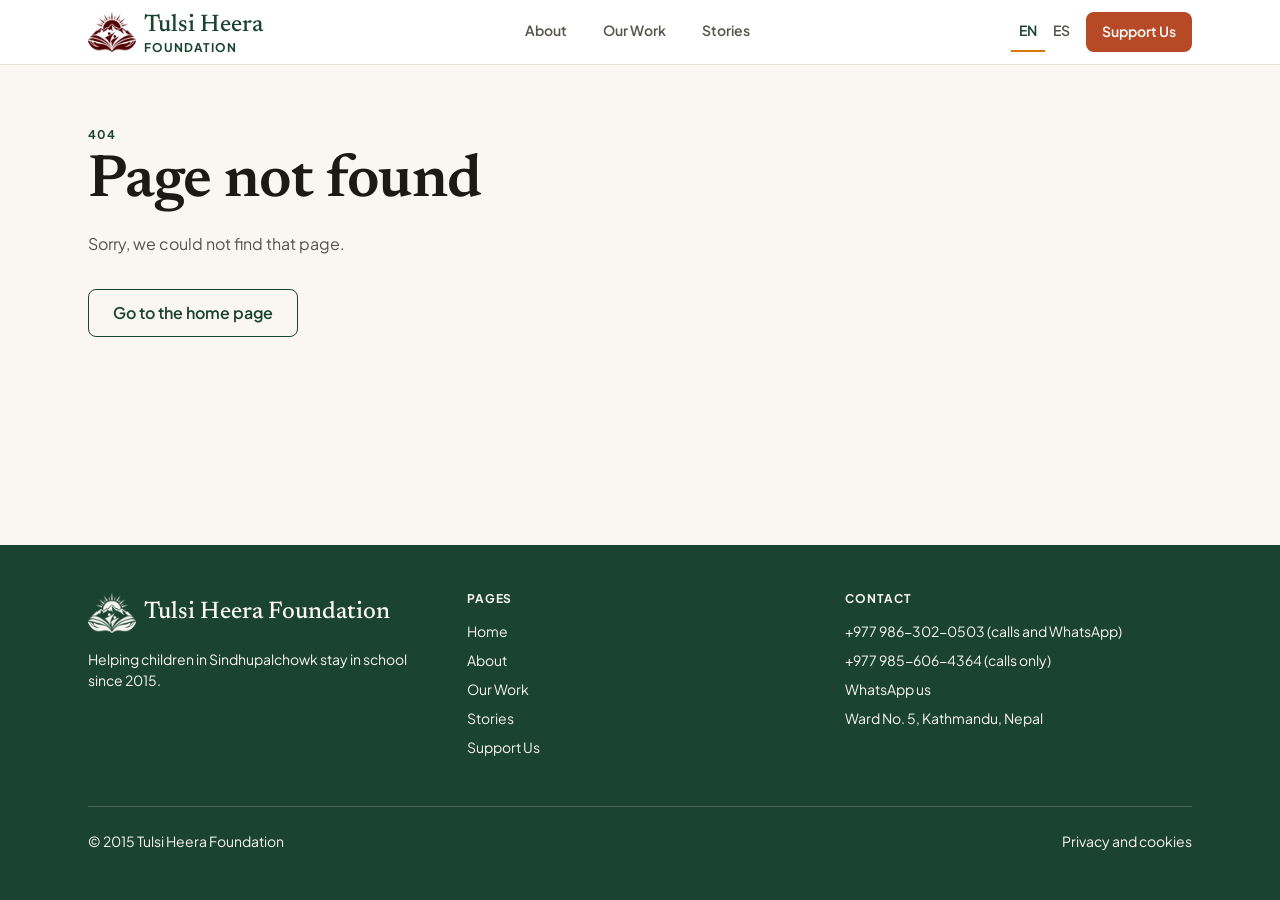
<file: 200.html>
<!DOCTYPE html><html><head><meta charset="utf-8"><meta name="viewport" content="width=device-width, initial-scale=1"><link rel="stylesheet" href="/_nuxt/entry.vpAJERbC.css" crossorigin><link rel="modulepreload" as="script" crossorigin href="/_nuxt/CFkzhW-g.js"><script type="module" src="/_nuxt/CFkzhW-g.js" crossorigin></script><meta name="theme-color" content="#1b4332"><link rel="icon" type="image/png" href="/favicon.png"><link rel="apple-touch-icon" href="/apple-touch-icon.png"></head><body><div id="__nuxt"></div><div id="teleports"></div><script>window.__NUXT__={};window.__NUXT__.config={public:{siteUrl:"https://tulsiheerafoundation.com",i18n:{baseUrl:"https://tulsiheerafoundation.com",defaultLocale:"en",rootRedirect:"",redirectStatusCode:302,skipSettingLocaleOnNavigate:false,locales:[{code:"en",language:"en-US",name:"English"},{code:"es",language:"es-ES",name:"Español"}],detectBrowserLanguage:false,experimental:{localeDetector:"",typedPages:true,typedOptionsAndMessages:false,alternateLinkCanonicalQueries:true,devCache:false,cacheLifetime:"",stripMessagesPayload:false,preload:false,strictSeo:false,nitroContextDetection:true,httpCacheDuration:10},domainLocales:{en:{domain:""},es:{domain:""}}}},app:{baseURL:"/",buildId:"dbac3500-4c6e-4a06-83b3-8205ad1bfde9",buildAssetsDir:"/_nuxt/",cdnURL:""}}</script><script type="application/json" data-nuxt-data="nuxt-app" data-ssr="false" id="__NUXT_DATA__">[{"prerenderedAt":1,"serverRendered":2},1795014898748,false]</script></body></html>
</file>
<file: _nuxt/entry.vpAJERbC.css>
@layer properties{@supports ((-webkit-hyphens:none) and (not (margin-trim:inline))) or ((-moz-orient:inline) and (not (color:rgb(from red r g b)))){*,::backdrop,:after,:before{--tw-border-style:solid;--tw-font-weight:initial;--tw-outline-style:solid}}}@layer theme{:host,:root{--spacing:.25rem;--container-xs:20rem;--container-md:28rem;--container-2xl:42rem;--container-4xl:56rem;--container-6xl:72rem;--text-sm:.875rem;--text-sm--line-height:1.42857;--text-base:1rem;--text-base--line-height:1.5;--font-weight-semibold:600;--radius-lg:.5rem;--radius-xl:.75rem;--aspect-video:16/9;--default-transition-duration:.15s;--default-transition-timing-function:cubic-bezier(.4,0,.2,1)}}@layer base{*,::backdrop,:after,:before{border:0 solid;box-sizing:border-box;margin:0;padding:0}::file-selector-button{border:0 solid;box-sizing:border-box;margin:0;padding:0}:host,html{-webkit-text-size-adjust:100%;font-family:var(--default-font-family,-apple-system,BlinkMacSystemFont,"Segoe UI",Roboto,"Helvetica Neue","Noto Sans",Arial,sans-serif,"Apple Color Emoji","Segoe UI Emoji","Segoe UI Symbol","Noto Color Emoji");font-feature-settings:var(--default-font-feature-settings,normal);font-variation-settings:var(--default-font-variation-settings,normal);line-height:1.5;-moz-tab-size:4;-o-tab-size:4;tab-size:4;-webkit-tap-highlight-color:transparent}hr{border-top-width:1px;color:inherit;height:0}abbr:where([title]){-webkit-text-decoration:underline dotted;text-decoration:underline dotted}h1,h2,h3,h4,h5,h6{font-size:inherit;font-weight:inherit}a{color:inherit;-webkit-text-decoration:inherit;text-decoration:inherit}b,strong{font-weight:bolder}code,kbd,pre,samp{font-family:var(--default-mono-font-family,ui-monospace,SFMono-Regular,Menlo,Monaco,Consolas,"Liberation Mono","Courier New",monospace);font-feature-settings:var(--default-mono-font-feature-settings,normal);font-size:1em;font-variation-settings:var(--default-mono-font-variation-settings,normal)}small{font-size:80%}sub,sup{font-size:75%;line-height:0;position:relative;vertical-align:baseline}sub{bottom:-.25em}sup{top:-.5em}table{border-collapse:collapse;border-color:inherit;text-indent:0}:-moz-focusring:where(:not(iframe)){outline:auto}progress{vertical-align:baseline}summary{display:list-item}menu,ol,ul{list-style:none}audio,canvas,embed,iframe,img,object,svg,video{display:block;vertical-align:middle}img,video{height:auto;max-width:100%}button,input,optgroup,select,textarea{background-color:#0000;border-radius:0;color:inherit;font:inherit;font-feature-settings:inherit;font-variation-settings:inherit;letter-spacing:inherit;opacity:1}::file-selector-button{background-color:#0000;border-radius:0;color:inherit;font:inherit;font-feature-settings:inherit;font-variation-settings:inherit;letter-spacing:inherit;opacity:1}:where(select:is([multiple],[size])) optgroup{font-weight:bolder}:where(select:is([multiple],[size])) optgroup option{padding-inline-start:20px}::file-selector-button{margin-inline-end:4px}::-moz-placeholder{opacity:1}::placeholder{opacity:1}@supports (not (-webkit-appearance:-apple-pay-button)) or (contain-intrinsic-size:1px){::-moz-placeholder{color:currentColor}::placeholder{color:currentColor}@supports (color:color-mix(in lab,red,red)){::-moz-placeholder{color:color-mix(in oklab,currentcolor 50%,transparent)}::placeholder{color:color-mix(in oklab,currentcolor 50%,transparent)}}}textarea{resize:vertical}::-webkit-search-decoration{-webkit-appearance:none}::-webkit-date-and-time-value{min-height:1lh;text-align:inherit}::-webkit-datetime-edit{display:inline-flex}::-webkit-datetime-edit-fields-wrapper{padding:0}::-webkit-datetime-edit,::-webkit-datetime-edit-year-field{padding-block:0}::-webkit-datetime-edit-day-field,::-webkit-datetime-edit-month-field{padding-block:0}::-webkit-datetime-edit-hour-field,::-webkit-datetime-edit-minute-field{padding-block:0}::-webkit-datetime-edit-millisecond-field,::-webkit-datetime-edit-second-field{padding-block:0}::-webkit-datetime-edit-meridiem-field{padding-block:0}::-webkit-calendar-picker-indicator{line-height:1}:-moz-ui-invalid{box-shadow:none}button,input:where([type=button],[type=reset],[type=submit]){-webkit-appearance:button;-moz-appearance:button;appearance:button}::file-selector-button{-webkit-appearance:button;-moz-appearance:button;appearance:button}::-webkit-inner-spin-button,::-webkit-outer-spin-button{height:auto}[hidden]:where(:not([hidden=until-found])){display:none!important}*,:after,:before{border-color:var(--border)}html{background-color:var(--cream);color:var(--ink);font-family:var(--body-family);-webkit-font-smoothing:antialiased}body{font-size:1rem;line-height:1.625;min-height:100dvh}h1,h2,h3,h4{font-family:var(--heading-family);text-wrap:balance}:focus-visible{outline:2px solid var(--pine);outline-offset:2px}::-moz-selection{background-color:#b74a2614}::selection{background-color:#b74a2614}@media(prefers-reduced-motion:reduce){*,:after,:before{animation-duration:.01ms!important;scroll-behavior:auto!important;transition-duration:.01ms!important}}}@layer components;@layer utilities{.sr-only{border-width:0;clip-path:inset(50%);height:1px;margin:-1px;overflow:hidden;padding:0;white-space:nowrap;width:1px}.absolute,.sr-only{position:absolute}.sticky{position:sticky}.top-0{top:0}.z-40{z-index:40}.mx-auto{margin-inline:auto}.mt-1{margin-top:var(--spacing)}.mt-2{margin-top:calc(var(--spacing)*2)}.mt-4{margin-top:calc(var(--spacing)*4)}.mt-6{margin-top:calc(var(--spacing)*6)}.mt-8{margin-top:calc(var(--spacing)*8)}.mt-12{margin-top:calc(var(--spacing)*12)}.flex{display:flex}.grid{display:grid}.hidden{display:none}.inline-block{display:inline-block}.inline-flex{display:inline-flex}.aspect-4\/3{aspect-ratio:4/3}.aspect-video{aspect-ratio:var(--aspect-video)}.h-10{height:calc(var(--spacing)*10)}.h-12{height:calc(var(--spacing)*12)}.h-16{height:calc(var(--spacing)*16)}.h-24{height:calc(var(--spacing)*24)}.min-h-dvh{min-height:100dvh}.w-10{width:calc(var(--spacing)*10)}.w-12{width:calc(var(--spacing)*12)}.w-24{width:calc(var(--spacing)*24)}.w-full{width:100%}.max-w-2xl{max-width:var(--container-2xl)}.max-w-4xl{max-width:var(--container-4xl)}.max-w-6xl{max-width:var(--container-6xl)}.max-w-md{max-width:var(--container-md)}.max-w-prose{max-width:65ch}.max-w-xs{max-width:var(--container-xs)}.min-w-0{min-width:0}.flex-1{flex:1}.shrink-0{flex-shrink:0}.scroll-mt-16{scroll-margin-top:calc(var(--spacing)*16)}.flex-col{flex-direction:column}.items-center{align-items:center}.items-start{align-items:flex-start}.justify-between{justify-content:space-between}.justify-center{justify-content:center}.gap-1{gap:var(--spacing)}.gap-2{gap:calc(var(--spacing)*2)}.gap-4{gap:calc(var(--spacing)*4)}.gap-6{gap:calc(var(--spacing)*6)}.gap-8{gap:calc(var(--spacing)*8)}.gap-12{gap:calc(var(--spacing)*12)}.gap-x-6{-moz-column-gap:calc(var(--spacing)*6);column-gap:calc(var(--spacing)*6)}.self-start{align-self:flex-start}.overflow-hidden{overflow:hidden}.rounded-lg{border-radius:var(--radius-lg)}.rounded-xl{border-radius:var(--radius-xl)}.border{border-style:var(--tw-border-style);border-width:1px}.border-y{border-block-style:var(--tw-border-style);border-block-width:1px}.border-t{border-top-style:var(--tw-border-style);border-top-width:1px}.border-b{border-bottom-style:var(--tw-border-style);border-bottom-width:1px}.border-b-2{border-bottom-style:var(--tw-border-style);border-bottom-width:2px}.border-l-2{border-left-style:var(--tw-border-style);border-left-width:2px}.border-l-4{border-left-style:var(--tw-border-style);border-left-width:4px}.\!border-brand-saffron{border-color:var(--saffron)!important}.border-brand-pine{border-color:var(--pine)}.border-brand-saffron{border-color:var(--saffron)}.border-content-inverse\/20{border-color:var(--cream)}@supports (color:color-mix(in lab,red,red)){.border-content-inverse\/20{border-color:color-mix(in oklab,var(--cream) 20%,transparent)}}.border-transparent{border-color:#0000}.bg-brand-give{background-color:var(--terracotta)}.bg-brand-give-subtle{background-color:#b74a2614}.bg-brand-pine{background-color:var(--pine)}.bg-brand-pine-subtle{background-color:#1b43320f}.bg-surface-card{background-color:var(--white)}.bg-surface-page{background-color:var(--cream)}.object-cover{-o-object-fit:cover;object-fit:cover}.object-center{-o-object-position:center;object-position:center}.p-6{padding:calc(var(--spacing)*6)}.px-2{padding-inline:calc(var(--spacing)*2)}.px-3{padding-inline:calc(var(--spacing)*3)}.px-4{padding-inline:calc(var(--spacing)*4)}.px-6{padding-inline:calc(var(--spacing)*6)}.py-2{padding-block:calc(var(--spacing)*2)}.py-4{padding-block:calc(var(--spacing)*4)}.py-12{padding-block:calc(var(--spacing)*12)}.pt-4{padding-top:calc(var(--spacing)*4)}.pt-6{padding-top:calc(var(--spacing)*6)}.pl-4{padding-left:calc(var(--spacing)*4)}.pl-6{padding-left:calc(var(--spacing)*6)}.text-center{text-align:center}.type-display{font-family:var(--heading-family);font-size:2.25rem;font-weight:600;letter-spacing:-.01em;line-height:1.1;text-wrap:balance}@media(min-width:48rem){.type-display{font-size:3rem}}@media(min-width:64rem){.type-display{font-size:3.75rem}}.type-label{font-family:var(--body-family);font-size:.75rem;font-weight:700;letter-spacing:.08em;line-height:1;text-transform:uppercase}.type-heading{font-family:var(--heading-family);font-size:1.875rem;font-weight:600;line-height:1.2;text-wrap:balance}@media(min-width:64rem){.type-heading{font-size:2.25rem}}.type-subheading{font-family:var(--heading-family);font-size:1.25rem;font-weight:500;line-height:1.3}@media(min-width:64rem){.type-subheading{font-size:1.5rem}}.type-body{font-size:1rem;line-height:1.625}.type-body,.type-small{font-family:var(--body-family);font-weight:400}.type-small{font-size:.875rem;line-height:1.5}.text-base{font-size:var(--text-base);line-height:var(--tw-leading,var(--text-base--line-height))}.text-sm{font-size:var(--text-sm);line-height:var(--tw-leading,var(--text-sm--line-height))}.font-semibold{--tw-font-weight:var(--font-weight-semibold);font-weight:var(--font-weight-semibold)}.whitespace-nowrap{white-space:nowrap}.\!text-brand-pine{color:var(--pine)!important}.text-brand-pine{color:var(--pine)}.text-brand-saffron{color:var(--saffron)}.text-content-inverse{color:var(--cream)}.text-content-muted{color:var(--ink-muted)}.text-content-primary{color:var(--ink)}.text-content-secondary{color:var(--ink-secondary)}.text-white{color:var(--white)}.underline{text-decoration-line:underline}.underline-offset-4{text-underline-offset:4px}.outline{outline-style:var(--tw-outline-style);outline-width:1px}.transition-colors{transition-duration:var(--tw-duration,var(--default-transition-duration));transition-property:color,background-color,border-color,outline-color,text-decoration-color,fill,stroke,--tw-gradient-from,--tw-gradient-via,--tw-gradient-to;transition-timing-function:var(--tw-ease,var(--default-transition-timing-function))}@media(hover:hover){.hover\:border-brand-pine:hover{border-color:var(--pine)}.hover\:bg-brand-give-hover:hover{background-color:var(--terracotta-dim)}.hover\:bg-brand-pine-subtle:hover{background-color:#1b43320f}.hover\:text-brand-pine:hover{color:var(--pine)}.hover\:text-brand-pine-hover:hover{color:var(--pine-dim)}.hover\:underline:hover{text-decoration-line:underline}}.focus\:not-sr-only:focus{clip-path:none;height:auto;margin:0;overflow:visible;padding:0;position:static;white-space:normal;width:auto}.focus\:fixed:focus{position:fixed}.focus\:top-4:focus{top:calc(var(--spacing)*4)}.focus\:left-4:focus{left:calc(var(--spacing)*4)}.focus\:z-50:focus{z-index:50}.focus\:rounded-lg:focus{border-radius:var(--radius-lg)}.focus\:bg-surface-card:focus{background-color:var(--white)}.focus\:px-4:focus{padding-inline:calc(var(--spacing)*4)}.focus\:py-2:focus{padding-block:calc(var(--spacing)*2)}.focus\:text-sm:focus{font-size:var(--text-sm);line-height:var(--tw-leading,var(--text-sm--line-height))}.focus\:font-semibold:focus{--tw-font-weight:var(--font-weight-semibold);font-weight:var(--font-weight-semibold)}.focus\:text-brand-pine:focus{color:var(--pine)}.focus\:outline-none:focus{--tw-outline-style:none;outline-style:none}.focus-visible\:outline-brand-saffron:focus-visible{outline-color:var(--saffron)}@media(min-width:40rem){.sm\:h-32{height:calc(var(--spacing)*32)}.sm\:w-32{width:calc(var(--spacing)*32)}.sm\:grid-cols-2{grid-template-columns:repeat(2,minmax(0,1fr))}.sm\:grid-cols-3{grid-template-columns:repeat(3,minmax(0,1fr))}.sm\:flex-row{flex-direction:row}.sm\:justify-between{justify-content:space-between}.sm\:justify-center{justify-content:center}.sm\:px-6{padding-inline:calc(var(--spacing)*6)}}@media(min-width:48rem){.md\:flex{display:flex}.md\:hidden{display:none}.md\:grid-cols-2{grid-template-columns:repeat(2,minmax(0,1fr))}.md\:grid-cols-3{grid-template-columns:repeat(3,minmax(0,1fr))}.md\:flex-row{flex-direction:row}.md\:items-end{align-items:flex-end}.md\:justify-between{justify-content:space-between}.md\:self-auto{align-self:auto}}@media(min-width:64rem){.lg\:col-span-2{grid-column:span 2/span 2}.lg\:block{display:block}.lg\:grid-cols-2{grid-template-columns:repeat(2,minmax(0,1fr))}.lg\:grid-cols-3{grid-template-columns:repeat(3,minmax(0,1fr))}.lg\:gap-8{gap:calc(var(--spacing)*8)}.lg\:p-8{padding:calc(var(--spacing)*8)}.lg\:px-4{padding-inline:calc(var(--spacing)*4)}.lg\:py-16{padding-block:calc(var(--spacing)*16)}}}:root{--terracotta:#b74a26;--terracotta-dim:#9a3d1f;--pine:#1b4332;--pine-dim:#143326;--saffron:#d97706;--cream:#faf7f2;--white:#fff;--border:#e7e1d8;--ink:#1c1917;--ink-secondary:#57534e;--ink-muted:#6f6862;--heading-family:"Newsreader",Georgia,"Times New Roman",serif;--body-family:"Plus Jakarta Sans",system-ui,-apple-system,"Segoe UI",Roboto,sans-serif}@property --tw-border-style{syntax:"*";inherits:false;initial-value:solid}@property --tw-font-weight{syntax:"*";inherits:false}@property --tw-outline-style{syntax:"*";inherits:false;initial-value:solid}@font-face{font-display:swap;font-family:Newsreader;font-style:normal;font-weight:500;src:url(./Newsreader-normal-500-vietnamese.Czsa-EzN.woff2) format("woff2");unicode-range:u+0102-0103,u+0110-0111,u+0128-0129,u+0168-0169,u+01a0-01a1,u+01af-01b0,u+0300-0301,u+0303-0304,u+0308-0309,u+0323,u+0329,u+1ea0-1ef9,u+20ab}@font-face{font-display:swap;font-family:Newsreader;font-style:normal;font-weight:500;src:url(./Newsreader-normal-500-latin-ext.C-3rgBeH.woff2) format("woff2");unicode-range:u+0100-02ba,u+02bd-02c5,u+02c7-02cc,u+02ce-02d7,u+02dd-02ff,u+0304,u+0308,u+0329,u+1d00-1dbf,u+1e00-1e9f,u+1ef2-1eff,u+2020,u+20a0-20ab,u+20ad-20c4,u+2113,u+2c60-2c7f,u+a720-a7ff}@font-face{font-display:swap;font-family:Newsreader;font-style:normal;font-weight:500;src:url(./Newsreader-normal-500-latin.CCVVNp6i.woff2) format("woff2");unicode-range:u+00??,u+0131,u+0152-0153,u+02bb-02bc,u+02c6,u+02da,u+02dc,u+0304,u+0308,u+0329,u+2000-206f,u+20ac,u+2122,u+2191,u+2193,u+2212,u+2215,u+feff,u+fffd}@font-face{font-display:swap;font-family:Newsreader;font-style:normal;font-weight:600;src:url(./Newsreader-normal-500-vietnamese.Czsa-EzN.woff2) format("woff2");unicode-range:u+0102-0103,u+0110-0111,u+0128-0129,u+0168-0169,u+01a0-01a1,u+01af-01b0,u+0300-0301,u+0303-0304,u+0308-0309,u+0323,u+0329,u+1ea0-1ef9,u+20ab}@font-face{font-display:swap;font-family:Newsreader;font-style:normal;font-weight:600;src:url(./Newsreader-normal-500-latin-ext.C-3rgBeH.woff2) format("woff2");unicode-range:u+0100-02ba,u+02bd-02c5,u+02c7-02cc,u+02ce-02d7,u+02dd-02ff,u+0304,u+0308,u+0329,u+1d00-1dbf,u+1e00-1e9f,u+1ef2-1eff,u+2020,u+20a0-20ab,u+20ad-20c4,u+2113,u+2c60-2c7f,u+a720-a7ff}@font-face{font-display:swap;font-family:Newsreader;font-style:normal;font-weight:600;src:url(./Newsreader-normal-500-latin.CCVVNp6i.woff2) format("woff2");unicode-range:u+00??,u+0131,u+0152-0153,u+02bb-02bc,u+02c6,u+02da,u+02dc,u+0304,u+0308,u+0329,u+2000-206f,u+20ac,u+2122,u+2191,u+2193,u+2212,u+2215,u+feff,u+fffd}@font-face{font-display:swap;font-family:Plus Jakarta Sans;font-style:normal;font-weight:400;src:url([data-uri]) format("woff2");unicode-range:u+0460-052f,u+1c80-1c8a,u+20b4,u+2de0-2dff,u+a640-a69f,u+fe2e-fe2f}@font-face{font-display:swap;font-family:Plus Jakarta Sans;font-style:normal;font-weight:400;src:url(./Plus_Jakarta_Sans-normal-400-vietnamese.qRpaaN48.woff2) format("woff2");unicode-range:u+0102-0103,u+0110-0111,u+0128-0129,u+0168-0169,u+01a0-01a1,u+01af-01b0,u+0300-0301,u+0303-0304,u+0308-0309,u+0323,u+0329,u+1ea0-1ef9,u+20ab}@font-face{font-display:swap;font-family:Plus Jakarta Sans;font-style:normal;font-weight:400;src:url(./Plus_Jakarta_Sans-normal-400-latin-ext.DmpS2jIq.woff2) format("woff2");unicode-range:u+0100-02ba,u+02bd-02c5,u+02c7-02cc,u+02ce-02d7,u+02dd-02ff,u+0304,u+0308,u+0329,u+1d00-1dbf,u+1e00-1e9f,u+1ef2-1eff,u+2020,u+20a0-20ab,u+20ad-20c4,u+2113,u+2c60-2c7f,u+a720-a7ff}@font-face{font-display:swap;font-family:Plus Jakarta Sans;font-style:normal;font-weight:400;src:url(./Plus_Jakarta_Sans-normal-400-latin.eXO_dkmS.woff2) format("woff2");unicode-range:u+00??,u+0131,u+0152-0153,u+02bb-02bc,u+02c6,u+02da,u+02dc,u+0304,u+0308,u+0329,u+2000-206f,u+20ac,u+2122,u+2191,u+2193,u+2212,u+2215,u+feff,u+fffd}@font-face{font-display:swap;font-family:Plus Jakarta Sans;font-style:normal;font-weight:600;src:url([data-uri]) format("woff2");unicode-range:u+0460-052f,u+1c80-1c8a,u+20b4,u+2de0-2dff,u+a640-a69f,u+fe2e-fe2f}@font-face{font-display:swap;font-family:Plus Jakarta Sans;font-style:normal;font-weight:600;src:url(./Plus_Jakarta_Sans-normal-400-vietnamese.qRpaaN48.woff2) format("woff2");unicode-range:u+0102-0103,u+0110-0111,u+0128-0129,u+0168-0169,u+01a0-01a1,u+01af-01b0,u+0300-0301,u+0303-0304,u+0308-0309,u+0323,u+0329,u+1ea0-1ef9,u+20ab}@font-face{font-display:swap;font-family:Plus Jakarta Sans;font-style:normal;font-weight:600;src:url(./Plus_Jakarta_Sans-normal-400-latin-ext.DmpS2jIq.woff2) format("woff2");unicode-range:u+0100-02ba,u+02bd-02c5,u+02c7-02cc,u+02ce-02d7,u+02dd-02ff,u+0304,u+0308,u+0329,u+1d00-1dbf,u+1e00-1e9f,u+1ef2-1eff,u+2020,u+20a0-20ab,u+20ad-20c4,u+2113,u+2c60-2c7f,u+a720-a7ff}@font-face{font-display:swap;font-family:Plus Jakarta Sans;font-style:normal;font-weight:600;src:url(./Plus_Jakarta_Sans-normal-400-latin.eXO_dkmS.woff2) format("woff2");unicode-range:u+00??,u+0131,u+0152-0153,u+02bb-02bc,u+02c6,u+02da,u+02dc,u+0304,u+0308,u+0329,u+2000-206f,u+20ac,u+2122,u+2191,u+2193,u+2212,u+2215,u+feff,u+fffd}@font-face{font-display:swap;font-family:Plus Jakarta Sans;font-style:normal;font-weight:700;src:url([data-uri]) format("woff2");unicode-range:u+0460-052f,u+1c80-1c8a,u+20b4,u+2de0-2dff,u+a640-a69f,u+fe2e-fe2f}@font-face{font-display:swap;font-family:Plus Jakarta Sans;font-style:normal;font-weight:700;src:url(./Plus_Jakarta_Sans-normal-400-vietnamese.qRpaaN48.woff2) format("woff2");unicode-range:u+0102-0103,u+0110-0111,u+0128-0129,u+0168-0169,u+01a0-01a1,u+01af-01b0,u+0300-0301,u+0303-0304,u+0308-0309,u+0323,u+0329,u+1ea0-1ef9,u+20ab}@font-face{font-display:swap;font-family:Plus Jakarta Sans;font-style:normal;font-weight:700;src:url(./Plus_Jakarta_Sans-normal-400-latin-ext.DmpS2jIq.woff2) format("woff2");unicode-range:u+0100-02ba,u+02bd-02c5,u+02c7-02cc,u+02ce-02d7,u+02dd-02ff,u+0304,u+0308,u+0329,u+1d00-1dbf,u+1e00-1e9f,u+1ef2-1eff,u+2020,u+20a0-20ab,u+20ad-20c4,u+2113,u+2c60-2c7f,u+a720-a7ff}@font-face{font-display:swap;font-family:Plus Jakarta Sans;font-style:normal;font-weight:700;src:url(./Plus_Jakarta_Sans-normal-400-latin.eXO_dkmS.woff2) format("woff2");unicode-range:u+00??,u+0131,u+0152-0153,u+02bb-02bc,u+02c6,u+02da,u+02dc,u+0304,u+0308,u+0329,u+2000-206f,u+20ac,u+2122,u+2191,u+2193,u+2212,u+2215,u+feff,u+fffd}
</file>
